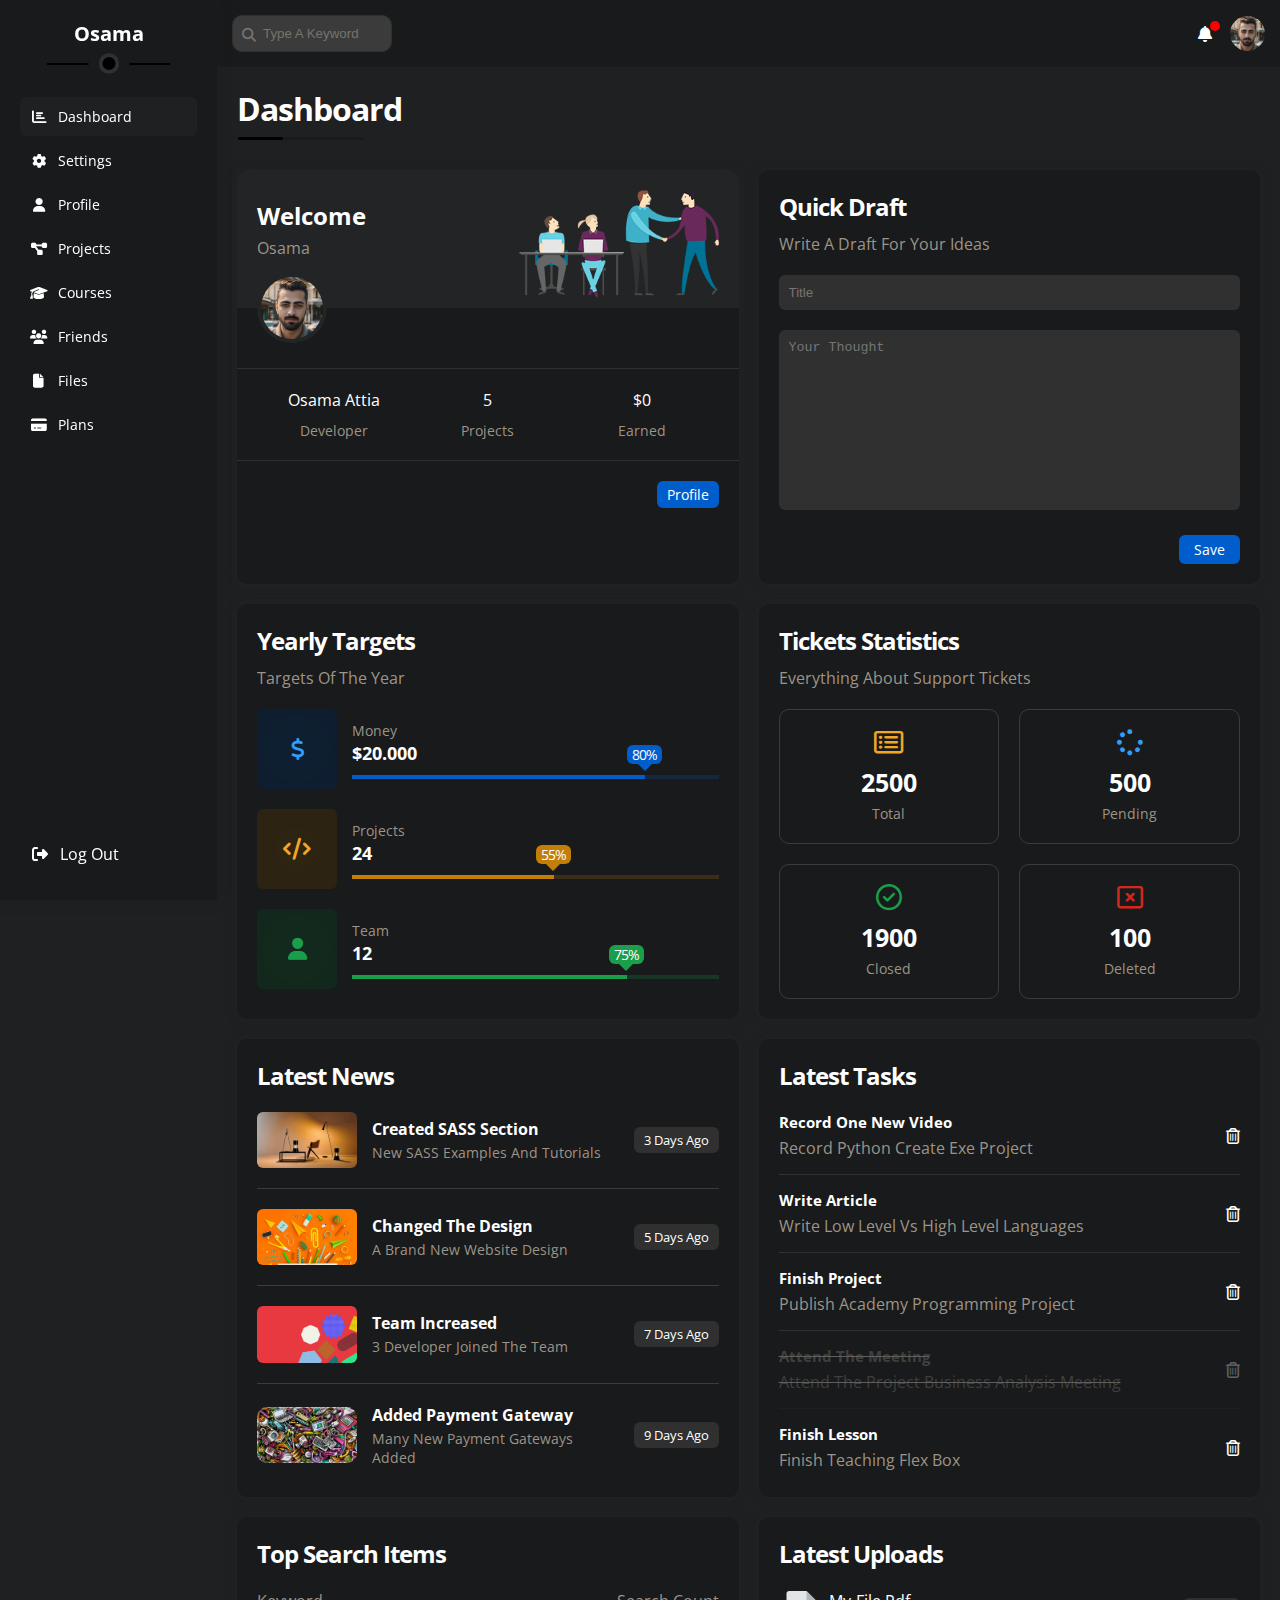
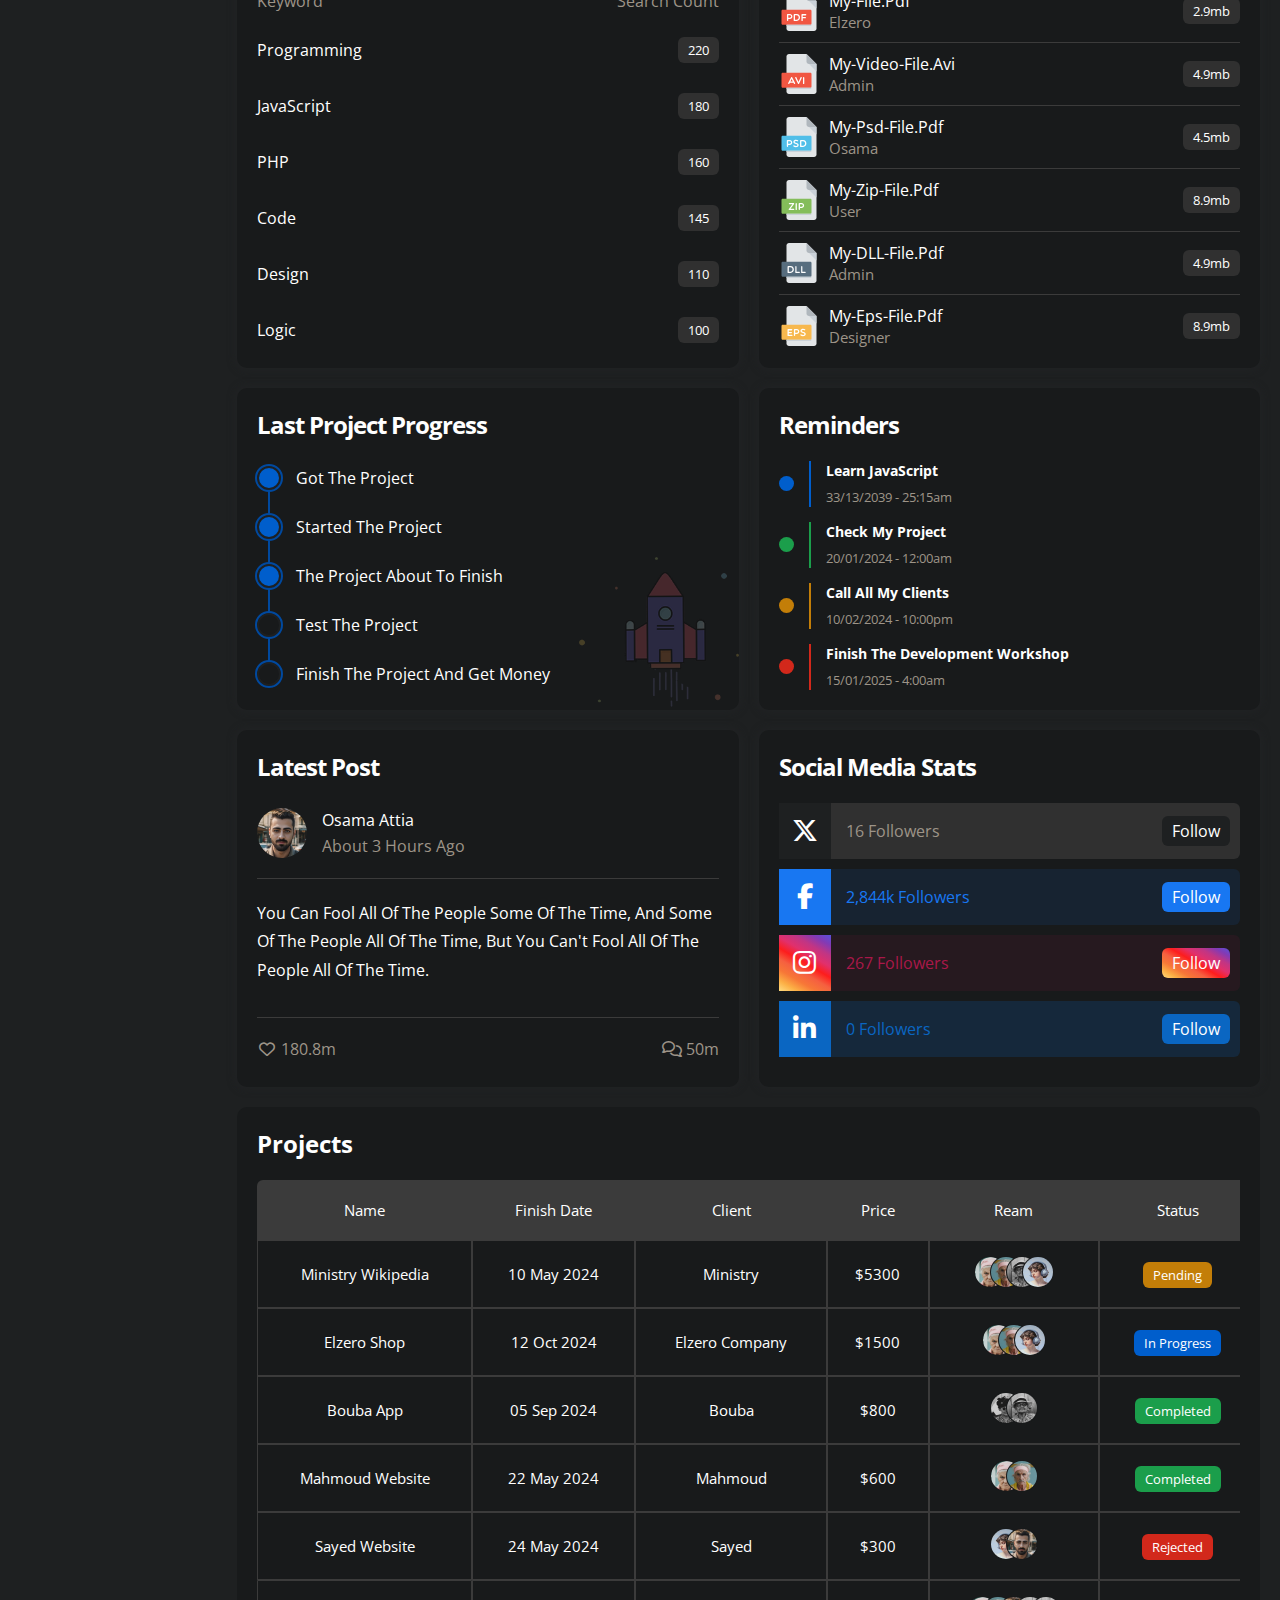
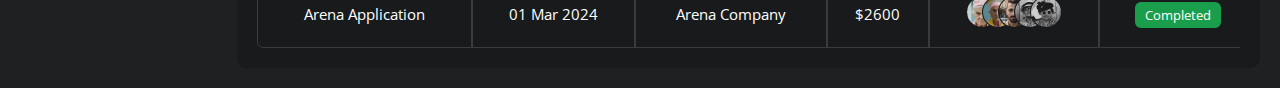
<file: index.html>
<!DOCTYPE html>
<html lang="en">
<head>
    <meta charset="UTF-8">
    <meta name="viewport" content="width=device-width, initial-scale=1.0">
    <!--    font - cairo    -->
    <link rel="preconnect" href="https://fonts.googleapis.com">
    <link rel="preconnect" href="https://fonts.gstatic.com" crossorigin>
    <link href="https://fonts.googleapis.com/css2?family=Open+Sans:wght@300;400;500;600;700;800&display=swap" rel="stylesheet">
    <!-- css and font awesome -->
    <link rel="stylesheet" href="css/all.min.css">
    <link rel="stylesheet" href="css/framework.css">
    <link rel="stylesheet" href="css/fourth.css">
    <title>Dashboard</title>
</head>
<body>
    <div class="body d-flex">
        <aside class="p-20 bg-sec d-flex">
            <h3 class="pos-r t-center">osama</h3>
            <ul class="f1">
                <li>
                    <a href="index.html" title="link" class="active align-center m-b-5 p-10 trans-speed rad-6 font-14">
                        <i class="fa-solid fa-chart-bar fa-fw"></i>
                        <span class="m-l-10">dashboard</span>
                    </a>
                </li>
                <li>
                    <a href="settings.html" title="link" class=" align-center m-b-5 p-10 trans-speed rad-6 font-14">
                        <i class="fa-solid fa-gear fa-fw"></i>
                        <span class="m-l-10">settings</span>
                    </a>
                </li>
                <li>
                    <a href="profile.html" title="link" class=" align-center m-b-5 p-10 trans-speed rad-6 font-14">
                        <i class="fa-solid fa-user fa-fw"></i>
                        <span class="m-l-10">profile</span>
                    </a>
                </li>
                <li>
                    <a href="projects.html" title="link" class=" align-center m-b-5 p-10 trans-speed rad-6 font-14">
                        <i class="fa-solid fa-diagram-project fa-fw"></i>
                        <span class="m-l-10">projects</span>
                    </a>
                </li>
                <li>
                    <a href="courses.html" title="link" class=" align-center m-b-5 p-10 trans-speed rad-6 font-14">
                        <i class="fa-solid fa-graduation-cap fa-fw"></i>
                        <span class="m-l-10">courses</span>
                    </a>
                </li>
                <li>
                    <a href="friends.html" title="link" class=" align-center m-b-5 p-10 trans-speed rad-6 font-14">
                        <i class="fa-solid fa-users fa-fw"></i>
                        <span class="m-l-10">friends</span>
                    </a>
                </li>
                <li>
                    <a href="files.html" title="link" class=" align-center m-b-5 p-10 trans-speed rad-6 font-14">
                        <i class="fa-solid fa-file fa-fw"></i>
                        <span class="m-l-10">files</span>
                    </a>
                </li>
                <li>
                    <a href="plans.html" title="link" class=" align-center m-b-5 p-10 trans-speed rad-6 font-14">
                        <i class="fa-solid fa-credit-card fa-fw"></i>
                        <span class="m-l-10">plans</span>
                    </a>
                </li>
            </ul>
            <div class="align-center">
                <a href="login.html" class="align-center m-b-5 p-10 trans-speed rad-6 w-full">
                    <i class="fa-solid fa-right-from-bracket fa-fw"></i>
                    <span class="m-l-10">log out</span>
                </a>
            </div>
        </aside>
        <div class="main-content f1 over-f-h">
            <header class="flex-between p-15 bg-sec">
                <div class="search pos-r">
                    <input class="p-10 trans-speed rad-10" type="search" placeholder="Type A Keyword">
                </div>
                <div class="user align-center pos-r">
                    <i class="fa-solid fa-bell fa-fw"></i>
                    <img src="images/avatar-02.png" alt="image" class="rad-50">
                </div>
            </header>
            <h1 class="pos-r">dashboard</h1>
            <section class="d-grid-3 gap-20">
                <div class="card welcome rad-10 bg-sec">
                    <div class="head flex-between p-20">
                        <div class="text">
                            <h2 class="m-b-5">welcome</h2>
                            <p class="color-gray m-b-20">osama</p>
                        </div>
                        <img src="images/welcome.png" alt="image" class="hide-mobile">
                    </div>
                    <img src="images/avatar-02.png" alt="image" class="rad-50 ">
                    <div class="content align-center p-20 t-center">
                        <div class="f1">
                            osama attia
                            <span class="d-b color-gray font-14 m-t-10">developer</span>
                        </div>
                        <div class="f1">
                            5
                            <span class="d-b color-gray font-14 m-t-10">projects</span>
                        </div>
                        <div class="f1">
                            $0
                            <span class="d-b color-gray font-14 m-t-10">earned</span>
                        </div>
                    </div>
                    <a href="profile.html" class="trans-speed card-button rad-6 font-14 d-b p-4-10">profile</a>
                </div>
                <div class="card quick-draft p-20 rad-10 bg-sec">
                    <div class="text ">
                        <h2>quick draft</h2>
                        <p class="color-gray m-t-10 m-b-20">write a draft for your ideas</p>
                    </div>
                    <form action="">
                        <input type="text" name="title" placeholder="Title" class="rad-6 p-10 ">
                        <textarea name="textarea" placeholder="Your Thought" class="rad-6 p-10"></textarea>
                    </form>
                    <a href="#" title="link" class="card-button trans-speed font-14 rad-6 d-b">save</a>
                </div>
                <div class="card yearly-targets p-20 rad-10 bg-sec">
                    <div class="text ">
                        <h2>yearly targets</h2>
                        <p class="color-gray m-t-10 m-b-20">targets of the year</p>
                    </div>
                    <div class="details money align-center gap-15 m-b-20">
                        <div class="icon flex-center bg-blue-d rad-6">
                            <i class="fa-solid fa-dollar-sign fa-fw font-22 color-blue"></i>
                        </div>
                        <div class="content f1">
                            <span class="color-gray font-14">money</span>
                            <span class="font-b d-b font-18">$20.000</span>
                            <div class="stats bg-blue-d m-t-10">
                                <span class="bg-blue d-b pos-r" style="width: 80%;">
                                    <span class="bg-blue d-b font-14 rad-6">80%</span>
                                </span>
                            </div>
                        </div>
                    </div>
                    <div class="details projects align-center gap-15 m-b-20">
                        <div class="icon flex-center bg-yellow-d rad-6">
                            <i class="fa-solid fa-code fa-fw font-22 color-yellow"></i>
                        </div>
                        <div class="content f1">
                            <span class="color-gray font-14">projects</span>
                            <span class="font-b d-b font-18">24</span>
                            <div class="stats bg-yellow-d m-t-10">
                                <span class=" bg-yellow d-b pos-r" style="width: 55%;">
                                    <span class=" bg-yellow d-b font-14 rad-6">55%</span>
                                </span>
                            </div>
                        </div>
                    </div>
                    <div class="details team align-center gap-15">
                        <div class="icon flex-center bg-green-d rad-6">
                            <i class="fa-solid fa-user fa-fw font-22 color-green"></i>
                        </div>
                        <div class="content f1">
                            <span class="color-gray font-14">team</span>
                            <span class="font-b d-b font-18">12</span>
                            <div class="stats bg-green-d m-t-10">
                                <span class="bg-green d-b pos-r" style="width: 75%;">
                                    <span class="bg-green d-b font-14 rad-6">75%</span>
                                </span>
                            </div>
                        </div>
                    </div>
                </div>
                <div class="card statistics p-20 rad-10 bg-sec">
                    <div class="text">
                        <h2>tickets statistics</h2>
                        <p class="color-gray m-t-10 m-b-20">everything about support tickets</p>
                    <div class="content d-flex flex-wrap gap-20 t-center">
                        <div class="box rad-10 p-20 trans-speed">
                            <i class="fa-regular fa-rectangle-list fa-fw color-yellow"></i>
                            <span class="num font-b d-b">2500</span>
                            <span class="font-14 d-b color-gray">total</span>
                        </div>
                        <div class="box rad-10 p-20 trans-speed">
                            <i class="fa-solid fa-spinner fa-fw color-blue"></i>
                            <span class="num font-b d-b">500</span>
                            <span class="font-14 d-b color-gray">pending</span>
                        </div>
                        <div class="box rad-10 p-20 trans-speed">
                            <i class="fa-regular fa-circle-check fa-fw color-green"></i>
                            <span class="num font-b d-b">1900</span>
                            <span class="font-14 d-b color-gray">closed</span>
                        </div>
                        <div class="box rad-10 p-20 trans-speed">
                            <i class="fa-regular fa-rectangle-xmark fa-fw color-red"></i>
                            <span class="num font-b d-b">100</span>
                            <span class="font-14 d-b color-gray">deleted</span>
                        </div>
                    </div>
                    </div>
                </div>
                <div class="card latest-news p-20 rad-10 bg-sec">
                    <div class="text">
                        <h2>latest news</h2>
                    </div>
                    <div class="news align-center gap-15">
                        <img src="images/news-01.png" alt="image" class="rad-6">
                        <div class="content f1">
                            <h3 class="font-16">created SASS section</h3>
                            <p class="font-14 color-gray">new SASS examples and tutorials</p>
                        </div>
                        <div class="date rad-6 font-13 p-4-10 bg-gray">
                            3 days ago
                        </div>
                    </div>
                    <div class="news align-center gap-15">
                        <img src="images/news-02.png" alt="image" class="rad-6">
                        <div class="content f1">
                            <h3 class="font-16">changed the design</h3>
                            <p class="font-14 color-gray">a brand new website design</p>
                        </div>
                        <div class="date rad-6 font-13 p-4-10 bg-gray">
                            5 days ago
                        </div>
                    </div>
                    <div class="news align-center gap-15">
                        <img src="images/news-03.png" alt="image" class="rad-6">
                        <div class="content f1">
                            <h3 class="font-16">team increased</h3>
                            <p class="font-14 color-gray">3 developer joined the team</p>
                        </div>
                        <div class="date rad-6 font-13 p-4-10 bg-gray">
                            7 days ago
                        </div>
                    </div>
                    <div class="news align-center gap-15">
                        <img src="images/news-04.png" alt="image" class="rad-10">
                        <div class="content f1">
                            <h3 class="font-16">added payment gateway</h3>
                            <p class="font-14 color-gray">many new payment gateways added</p>
                        </div>
                        <div class="date rad-6 font-13 p-4-10 bg-gray">
                            9 days ago
                        </div>
                    </div>
                </div>
                <div class="card latest-tasks p-20 rad-10 bg-sec">
                    <div class="text">
                        <h2 class="m-b-20">latest tasks</h2>
                    </div>
                    <div class="content ">
                        <div class="task flex-between ">
                            <div class="info f1 ">
                                <h3 class="font-15 m-b-5">record one new video</h3>
                                <p class="color-gray">record python create exe project</p>
                            </div>
                            <i class="fa-regular fa-trash-can trans-speed"></i>
                        </div>
                        <div class="task flex-between ">
                            <div class="info f1 ">
                                <h3 class="font-15 m-b-5">write article</h3>
                                <p class="color-gray">write low level vs high level languages</p>
                            </div>
                            <i class="fa-regular fa-trash-can trans-speed"></i>
                        </div>
                        <div class="task flex-between ">
                            <div class="info f1 ">
                                <h3 class="font-15 m-b-5">finish project</h3>
                                <p class="color-gray">publish academy programming project</p>
                            </div>
                            <i class="fa-regular fa-trash-can trans-speed"></i>
                        </div>
                        <div class="task flex-between ">
                            <div class="info f1 ">
                                <h3 class="color-gray font-15 m-b-5">attend the meeting</h3>
                                <p class="color-gray">attend the project business analysis meeting</p>
                            </div>
                            <i class="fa-regular fa-trash-can trans-speed"></i>
                        </div>
                        <div class="task flex-between ">
                            <div class="info f1 ">
                                <h3 class="font-15 m-b-5">finish lesson</h3>
                                <p class="color-gray">finish teaching flex box</p>
                            </div>
                            <i class="fa-regular fa-trash-can trans-speed"></i>
                        </div>
                    </div>
                </div>
                <div class="card search-items p-20 rad-10 bg-sec">
                    <div class="text">
                        <h2 class="m-b-20">top search items</h2>
                    </div>
                    <div class="item-head flex-between m-b-10">
                        <span class="color-gray">keyword</span>
                        <span class="color-gray">search count</span>
                    </div>
                    <div class="item flex-between">
                        <span class="">programming</span>
                        <span class="font-13 rad-6 p-4-10 bg-gray">220</span>
                    </div>
                    <div class="item flex-between">
                        <span class="">javaScript</span>
                        <span class="font-13 rad-6 p-4-10 bg-gray">180</span>
                    </div>
                    <div class="item flex-between">
                        <span class="">PHP</span>
                        <span class="font-13 rad-6 p-4-10 bg-gray">160</span>
                    </div>
                    <div class="item flex-between">
                        <span class="">code</span>
                        <span class="font-13 rad-6 p-4-10 bg-gray">145</span>
                    </div>
                    <div class="item flex-between">
                        <span class="">design</span>
                        <span class="font-13 rad-6 p-4-10 bg-gray">110</span>
                    </div>
                    <div class="item flex-between">
                        <span class="">logic</span>
                        <span class="font-13 rad-6 p-4-10 bg-gray">100</span>
                    </div>
                </div>
                <div class="card latest-ubloads p-20 rad-10 bg-sec">
                    <div class="text">
                        <h2 class="m-b-20">latest uploads</h2>
                    </div>
                    <div class="file align-center gap-10 m-b-10">
                        <img src="images/pdf.svg" alt="image">
                        <div class="info f1">
                            <span class="d-b">my-file.pdf</span>
                            <span class="d-b color-gray font-15">elzero</span>
                        </div>
                        <span class="size font-13 rad-6 p-4-10 bg-gray">2.9mb</span>
                    </div>
                    <div class="file align-center gap-10 m-b-10">
                        <img src="images/avi.svg" alt="image">
                        <div class="info f1">
                            <span class="d-b">my-video-file.avi</span>
                            <span class="d-b color-gray font-15">admin</span>
                        </div>
                        <span class="size font-13 rad-6 p-4-10 bg-gray">4.9mb</span>
                    </div>
                    <div class="file align-center gap-10 m-b-10">
                        <img src="images/psd.svg" alt="image">
                        <div class="info f1">
                            <span class="d-b">my-psd-file.pdf</span>
                            <span class="d-b color-gray font-15">osama</span>
                        </div>
                        <span class="size font-13 rad-6 p-4-10 bg-gray">4.5mb</span>
                    </div>
                    <div class="file align-center gap-10 m-b-10">
                        <img src="images/zip.svg" alt="image">
                        <div class="info f1">
                            <span class="d-b">my-zip-file.pdf</span>
                            <span class="d-b color-gray font-15">user</span>
                        </div>
                        <span class="size font-13 rad-6 p-4-10 bg-gray">8.9mb</span>
                    </div>
                    <div class="file align-center gap-10 m-b-10">
                        <img src="images/dll.svg" alt="image">
                        <div class="info f1">
                            <span class="d-b">my-DLL-file.pdf</span>
                            <span class="d-b color-gray font-15">admin</span>
                        </div>
                        <span class="size font-13 rad-6 p-4-10 bg-gray">4.9mb</span>
                    </div>
                    <div class="file align-center gap-10">
                        <img src="images/eps.svg" alt="image">
                        <div class="info f1">
                            <span class="d-b">my-eps-file.pdf</span>
                            <span class="d-b color-gray font-15">designer</span>
                        </div>
                        <span class="size font-13 rad-6 p-4-10 bg-gray">8.9mb</span>
                    </div>
                </div>
                <div class="card project-progress p-20 rad-10 pos-r bg-sec">
                    <div class="text">
                        <h2 class="m-b-20">last project progress</h2>
                    </div>
                    <ul class="steps pos-r">
                        <li class="done align-center">got the project</li>
                        <li class="done align-center">started the project</li>
                        <li class="done align-center">the project about to finish</li>
                        <li class="current align-center">test the project</li>
                        <li class="align-center">finish the project and get money</li>
                    </ul>
                    <img src="images/project.png" alt="">
                </div>
                <div class="card reminders p-20 rad-10 bg-sec">
                    <div class="text">
                        <h2 class="m-b-20">reminders</h2>
                    </div>
                    <ul>
                        <li class="align-center">
                            <span class="ball bg-blue rad-50"></span>
                            <div class="info blue">
                                <p class="font-14 font-b m-b-5">learn JavaScript</p>
                                <span class="date font-13 color-gray">33/13/2039 - 25:15am</span>
                            </div>
                        </li>
                        <li class="align-center">
                            <span class="ball bg-green rad-50"></span>
                            <div class="info green">
                                <p class="font-14 font-b m-b-5">check my project</p>
                                <span class="date font-13 color-gray">20/01/2024 - 12:00am</span>
                            </div>
                        </li>
                        <li class="align-center">
                            <span class="ball bg-yellow rad-50"></span>
                            <div class="info yellow">
                                <p class="font-14 font-b m-b-5">call all my clients</p>
                                <span class="date font-13 color-gray">10/02/2024 - 10:00pm</span>
                            </div>
                        </li>
                        <li class="align-center">
                            <span class="ball bg-red rad-50"></span>
                            <div class="info red">
                                <p class="font-14 font-b m-b-5">finish the development workshop</p>
                                <span class="date font-13 color-gray">15/01/2025 - 4:00am</span>
                            </div>
                        </li>
                    </ul>
                </div>
                <div class="card latest-post p-20 rad-10 bg-sec">
                    <div class="text">
                        <h2>latest post</h2>
                    </div>
                    <div class="user align-center ">
                        <img src="images/avatar-02.png" alt="image" class="rad-50">
                        <div class="info">
                            <span class="d-b">osama attia</span>
                            <span class="d-b color-gray">about 3 hours ago</span>
                        </div>
                    </div>
                    <div class="post">
                        You Can Fool All Of The People Some Of The Time, And Some Of The People All Of The Time, But You Can't Fool All Of The People All Of The Time.
                    </div>
                    <div class="Interactions color-gray flex-between">
                        <span><i class="fa-regular fa-heart fa-fw trans-speed"></i> 180.8m</span>
                        <span><i class="fa-regular fa-comments fa-fw trans-speed"></i> 50m</span>
                    </div>
                </div>
                <div class="card social-media-stats p-20 rad-10 bg-sec">
                    <div class="text">
                        <h2 class="m-b-20">social media stats</h2>
                    </div>
                    <div class="box x align-center rad-6 m-b-10 bg-gray">
                        <i class="fa-brands fa-x-twitter fa-fw p-15 flex-center"></i>
                        <span class="f1 color-gray ">16 Followers</span>
                        <a href="https://twitter.com/ozama_attia" class="rad-6 p-4-10" target="_blank">follow</a>
                    </div>
                    <div class="box facebook align-center rad-6 m-b-10">
                        <i class="fa-brands fa-facebook-f fa-fw bg-blue p-15 flex-center"></i>
                        <span class="f1 color-blue">2,844k Followers</span>
                        <a href="https://www.facebook.com/ozamaattia/" class="rad-6 p-4-10" target="_blank">follow</a>
                    </div>
                    <div class="box instagram align-center rad-6 m-b-10">
                        <i class="fa-brands fa-instagram fa-fw p-15 flex-center"></i>
                        <span class="f1 ">267 followers</span>
                        <a href="https://www.instagram.com/osama._.attia/" class="rad-6 p-4-10" target="_blank">follow</a>
                    </div>
                    <div class="box linkedin align-center rad-6 m-b-10">
                        <i class="fa-brands fa-linkedin-in fa-fw p-15 flex-center"></i>
                        <span class="f1 ">0 Followers</span>
                        <a href="https://www.linkedin.com/in/osama-attia-6515a9248/" class="rad-6 p-4-10" target="_blank">follow</a>
                    </div>
                </div>
            </section>
            <section class="projects p-20 rad-10 bg-sec">
                <div class="text">
                    <h2 class="m-b-20">projects</h2>
                </div>
                <div class="responsive-table">
                    <table class="font-15 t-center">
                        <thead>
                            <tr>
                                <td class="p-20">name</td>
                                <td class="p-20">finish date</td>
                                <td class="p-20">client</td>
                                <td class="p-20">price</td>
                                <td class="p-20">ream</td>
                                <td class="p-20">status</td>
                            </tr>
                        </thead>
                        <tbody>
                            <tr class="trans-speed">
                                <td class="p-15">ministry wikipedia</td>
                                <td class="p-15">10 may 2024</td>
                                <td class="p-15">ministry</td>
                                <td class="p-15">$5300</td>
                                <td class="p-15">
                                    <img src="images/avatar-01.png" alt="" class="rad-50 pos-r trans-speed bg-sec">
                                    <img src="images/avatar-03.png" alt="" class="rad-50 pos-r trans-speed bg-sec">
                                    <img src="images/avatar-04.png" alt="" class="rad-50 pos-r trans-speed bg-sec">
                                    <img src="images/avatar-05.png" alt="" class="rad-50 pos-r trans-speed bg-sec">
                                </td>
                                <td class="p-15">
                                    <span class="bg-yellow rad-6 font-13 p-4-10">pending</span>
                            </td>
                        </tr>
                        <tr class="trans-speed">
                            <td class="p-15">elzero shop</td>
                            <td class="p-15">12 oct 2024</td>
                            <td class="p-15">elzero company</td>
                            <td class="p-15">$1500</td>
                            <td class="p-15">
                                <img src="images/avatar-01.png" alt="" class="rad-50 pos-r trans-speed bg-sec">
                                <img src="images/avatar-03.png" alt="" class="rad-50 pos-r trans-speed bg-sec">
                                <img src="images/avatar-05.png" alt="" class="rad-50 pos-r trans-speed bg-sec">
                            </td>
                            <td class="p-15">
                                <span class="bg-blue rad-6 font-13 p-4-10">in progress</span>
                            </td>
                        </tr>
                        <tr class="trans-speed">
                            <td class="p-15">bouba app</td>
                            <td class="p-15">05 sep 2024</td>
                            <td class="p-15">bouba</td>
                            <td class="p-15">$800</td>
                            <td class="p-15">
                                <img src="images/avatar-06.png" alt="" class="rad-50 pos-r trans-speed bg-sec">
                                <img src="images/avatar-04.png" alt="" class="rad-50 pos-r trans-speed bg-sec">
                            </td>
                            <td class="p-15">
                                <span class="bg-green rad-6 font-13 p-4-10">completed</span>
                            </td>
                        </tr>
                        <tr class="trans-speed">
                            <td class="p-15">mahmoud website</td>
                            <td class="p-15">22 may 2024</td>
                            <td class="p-15">mahmoud</td>
                            <td class="p-15">$600</td>
                            <td class="p-15">
                                <img src="images/avatar-01.png" alt="" class="rad-50 pos-r trans-speed bg-sec">
                                <img src="images/avatar-03.png" alt="" class="rad-50 pos-r trans-speed bg-sec">
                            </td>
                            <td class="p-15">
                                <span class="bg-green rad-6 font-13 p-4-10">completed</span>
                            </td>
                        </tr>
                        <tr class="trans-speed">
                            <td class="p-15">sayed website</td>
                            <td class="p-15">24 may 2024</td>
                            <td class="p-15">sayed</td>
                            <td class="p-15">$300</td>
                            <td class="p-15">
                                <img src="images/avatar-05.png" alt="" class="rad-50 pos-r trans-speed bg-sec">
                                <img src="images/avatar-02.png" alt="" class="rad-50 pos-r trans-speed bg-sec">
                            </td>
                            <td class="p-15">
                                <span class="bg-red rad-6 font-13 p-4-10">rejected</span>
                            </td>
                        </tr>
                        <tr class="trans-speed">
                            <td class="p-15">arena application</td>
                            <td class="p-15">01 mar 2024</td>
                            <td class="p-15">arena company</td>
                            <td class="p-15">$2600</td>
                            <td class="p-15">
                                <img src="images/avatar-01.png" alt="" class="rad-50 pos-r trans-speed bg-sec">
                                <img src="images/avatar-03.png" alt="" class="rad-50 pos-r trans-speed bg-sec">
                                <img src="images/avatar-02.png" alt="" class="rad-50 pos-r trans-speed bg-sec">
                                <img src="images/avatar-04.png" alt="" class="rad-50 pos-r trans-speed bg-sec">
                                <img src="images/avatar-06.png" alt="" class="rad-50 pos-r trans-speed bg-sec">
                            </td>
                            <td class="p-15">
                                <span class="bg-green rad-6 font-13 p-4-10">completed</span>
                            </td>
                        </tr>
                    </tbody>
                </table>
                </div>
            </section>
        </div>
    </div>
</body>
</html>
</file>
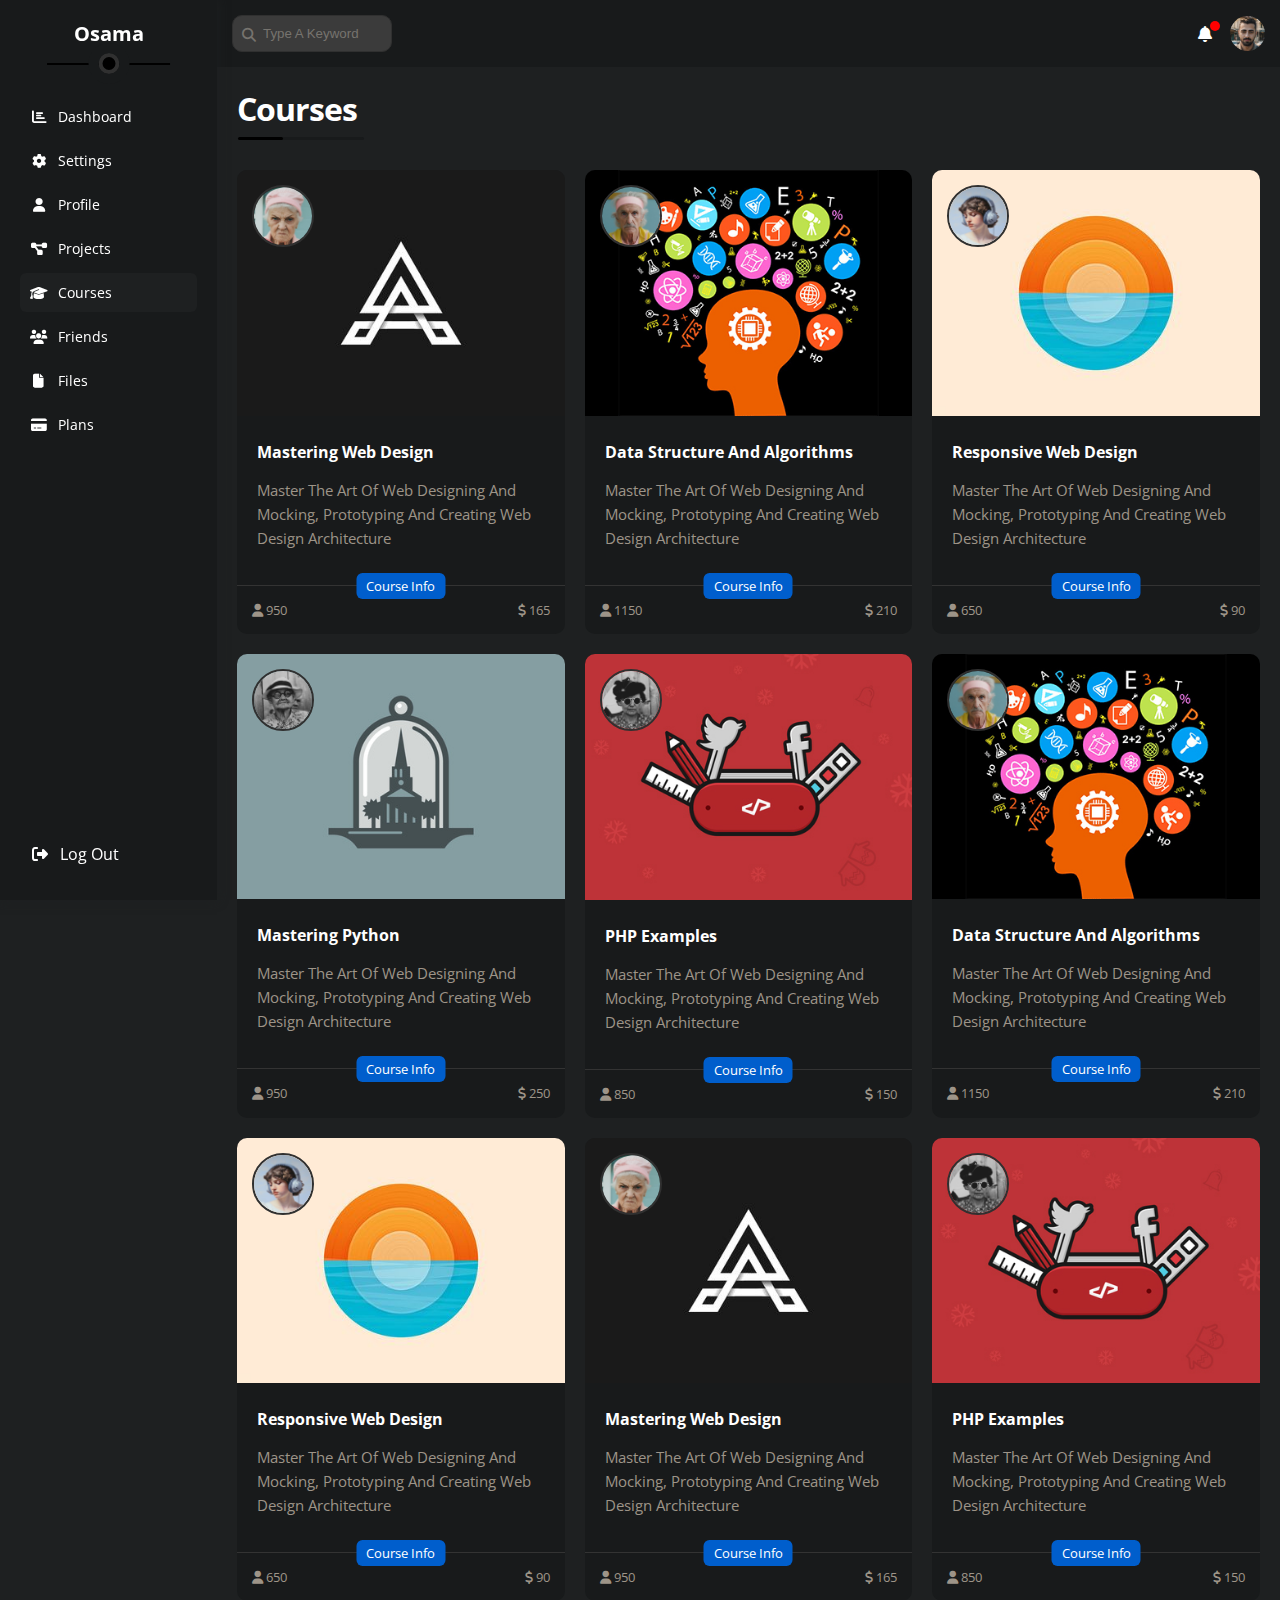
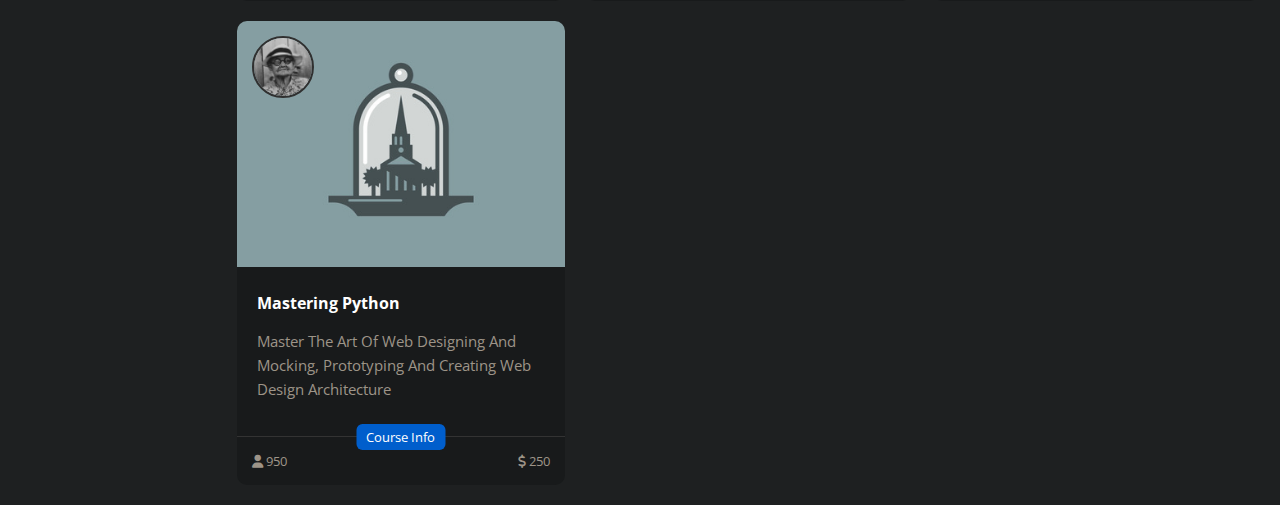
<file: courses.html>
<!DOCTYPE html>
<html lang="en">
<head>
    <meta charset="UTF-8">
    <meta name="viewport" content="width=device-width, initial-scale=1.0">
    <!--    font - cairo    -->
    <link rel="preconnect" href="https://fonts.googleapis.com">
    <link rel="preconnect" href="https://fonts.gstatic.com" crossorigin>
    <link href="https://fonts.googleapis.com/css2?family=Open+Sans:wght@300;400;500;600;700;800&display=swap" rel="stylesheet">
    <!-- css and font awesome -->
    <link rel="stylesheet" href="css/all.min.css">
    <link rel="stylesheet" href="css/framework.css">
    <link rel="stylesheet" href="css/fourth.css">
    <title>Courses</title>
</head>
<body>
    <div class="body d-flex">
        <aside class="p-20 bg-sec d-flex">
            <h3 class="pos-r t-center">osama</h3>
            <ul class="f1">
                <li>
                    <a href="index.html" title="link" class="align-center m-b-5 p-10 trans-speed rad-6 font-14">
                        <i class="fa-solid fa-chart-bar fa-fw"></i>
                        <span class="m-l-10">dashboard</span>
                    </a>
                </li>
                <li>
                    <a href="settings.html" title="link" class="align-center m-b-5 p-10 trans-speed rad-6 font-14">
                        <i class="fa-solid fa-gear fa-fw"></i>
                        <span class="m-l-10">settings</span>
                    </a>
                </li>
                <li>
                    <a href="profile.html" title="link" class="align-center m-b-5 p-10 trans-speed rad-6 font-14">
                        <i class="fa-solid fa-user fa-fw"></i>
                        <span class="m-l-10">profile</span>
                    </a>
                </li>
                <li>
                    <a href="projects.html" title="link" class="align-center m-b-5 p-10 trans-speed rad-6 font-14">
                        <i class="fa-solid fa-diagram-project fa-fw"></i>
                        <span class="m-l-10">projects</span>
                    </a>
                </li>
                <li>
                    <a href="courses.html" title="link" class="active align-center m-b-5 p-10 trans-speed rad-6 font-14">
                        <i class="fa-solid fa-graduation-cap fa-fw"></i>
                        <span class="m-l-10">courses</span>
                    </a>
                </li>
                <li>
                    <a href="friends.html" title="link" class=" align-center m-b-5 p-10 trans-speed rad-6 font-14">
                        <i class="fa-solid fa-users fa-fw"></i>
                        <span class="m-l-10">friends</span>
                    </a>
                </li>
                <li>
                    <a href="files.html" title="link" class=" align-center m-b-5 p-10 trans-speed rad-6 font-14">
                        <i class="fa-solid fa-file fa-fw"></i>
                        <span class="m-l-10">files</span>
                    </a>
                </li>
                <li>
                    <a href="plans.html" title="link" class=" align-center m-b-5 p-10 trans-speed rad-6 font-14">
                        <i class="fa-solid fa-credit-card fa-fw"></i>
                        <span class="m-l-10">plans</span>
                    </a>
                </li>
            </ul>
            <div class="align-center">
                <a href="login.html" class="align-center m-b-5 p-10 trans-speed rad-6 w-full">
                    <i class="fa-solid fa-right-from-bracket fa-fw"></i>
                    <span class="m-l-10">log out</span>
                </a>
            </div>
        </aside>
        <div class="main-content f1">
            <header class="flex-between p-15 bg-sec">
                <div class="search pos-r">
                    <input class="p-10 trans-speed rad-10" type="search" placeholder="Type A Keyword">
                </div>
                <div class="user align-center pos-r">
                    <i class="fa-solid fa-bell fa-fw"></i>
                    <img src="images/avatar-02.png" alt="image" class="rad-50">
                </div>
            </header>
            <h1 class="pos-r">Courses</h1>
            <section class="courses-page d-grid-4 gap-20">
                <div class="Course rad-10 bg-sec pos-r over-f-h">
                    <img src="images/avatar-01.png" alt="image" class="avatar rad-50 pos-a">
                    <img src="images/course-01.jpg" alt="image" class="cover">
                    <div class="tittle p-20">
                        <h4 class="m-b-15">mastering web design</h4>
                        <p class="color-gray m-b-15 font-15">Master The Art Of Web Designing And Mocking, Prototyping And Creating Web Design Architecture</p>
                    </div>
                    <div class="info pos-r flex-between font-13 b-t1 p-15">
                        <span class="course-info pos-a rad-6 bg-blue p-4-10">course info</span>
                        <span class="color-gray">
                            <i class="fa-solid fa-user"></i>
                            950
                        </span>
                        <span class="color-gray">
                            <i class="fa-solid fa-dollar-sign"></i>
                            165
                        </span>
                    </div>
                </div>
                <div class="Course rad-10 bg-sec pos-r over-f-h">
                    <img src="images/avatar-03.png" alt="image" class="avatar rad-50 pos-a">
                    <img src="images/course-02.jpg" alt="image" class="cover">
                    <div class="tittle p-20">
                        <h4 class="m-b-15">data structure and algorithms</h4>
                        <p class="color-gray m-b-15 font-15">Master The Art Of Web Designing And Mocking, Prototyping And Creating Web Design Architecture</p>
                    </div>
                    <div class="info pos-r flex-between font-13 b-t1 p-15">
                        <span class="course-info pos-a rad-6 bg-blue p-4-10">course info</span>
                        <span class="color-gray">
                            <i class="fa-solid fa-user"></i>
                            1150
                        </span>
                        <span class="color-gray">
                            <i class="fa-solid fa-dollar-sign"></i>
                            210
                        </span>
                    </div>
                </div>
                <div class="Course rad-10 bg-sec pos-r over-f-h">
                    <img src="images/avatar-05.png" alt="image" class="avatar rad-50 pos-a">
                    <img src="images/course-03.jpg" alt="image" class="cover">
                    <div class="tittle p-20">
                        <h4 class="m-b-15">responsive web design</h4>
                        <p class="color-gray m-b-15 font-15">Master The Art Of Web Designing And Mocking, Prototyping And Creating Web Design Architecture</p>
                    </div>
                    <div class="info pos-r flex-between font-13 b-t1 p-15">
                        <span class="course-info pos-a rad-6 bg-blue p-4-10">course info</span>
                        <span class="color-gray">
                            <i class="fa-solid fa-user"></i>
                            650
                        </span>
                        <span class="color-gray">
                            <i class="fa-solid fa-dollar-sign"></i>
                            90
                        </span>
                    </div>
                </div>
                <div class="Course rad-10 bg-sec pos-r over-f-h">
                    <img src="images/avatar-04.png" alt="image" class="avatar rad-50 pos-a">
                    <img src="images/course-04.jpg" alt="image" class="cover">
                    <div class="tittle p-20">
                        <h4 class="m-b-15">mastering python</h4>
                        <p class="color-gray m-b-15 font-15">Master The Art Of Web Designing And Mocking, Prototyping And Creating Web Design Architecture</p>
                    </div>
                    <div class="info pos-r flex-between font-13 b-t1 p-15">
                        <span class="course-info pos-a rad-6 bg-blue p-4-10">course info</span>
                        <span class="color-gray">
                            <i class="fa-solid fa-user"></i>
                            950
                        </span>
                        <span class="color-gray">
                            <i class="fa-solid fa-dollar-sign"></i>
                            250
                        </span>
                    </div>
                </div>
                <div class="Course rad-10 bg-sec pos-r over-f-h">
                    <img src="images/avatar-06.png" alt="image" class="avatar rad-50 pos-a">
                    <img src="images/course-05.jpg" alt="image" class="cover">
                    <div class="tittle p-20">
                        <h4 class="m-b-15">PHP examples</h4>
                        <p class="color-gray m-b-15 font-15">Master The Art Of Web Designing And Mocking, Prototyping And Creating Web Design Architecture</p>
                    </div>
                    <div class="info pos-r flex-between font-13 b-t1 p-15">
                        <span class="course-info pos-a rad-6 bg-blue p-4-10">course info</span>
                        <span class="color-gray">
                            <i class="fa-solid fa-user"></i>
                            850
                        </span>
                        <span class="color-gray">
                            <i class="fa-solid fa-dollar-sign"></i>
                            150
                        </span>
                    </div>
                </div>
                <div class="Course rad-10 bg-sec pos-r over-f-h">
                    <img src="images/avatar-03.png" alt="image" class="avatar rad-50 pos-a">
                    <img src="images/course-02.jpg" alt="image" class="cover">
                    <div class="tittle p-20">
                        <h4 class="m-b-15">data structure and algorithms</h4>
                        <p class="color-gray m-b-15 font-15">Master The Art Of Web Designing And Mocking, Prototyping And Creating Web Design Architecture</p>
                    </div>
                    <div class="info pos-r flex-between font-13 b-t1 p-15">
                        <span class="course-info pos-a rad-6 bg-blue p-4-10">course info</span>
                        <span class="color-gray">
                            <i class="fa-solid fa-user"></i>
                            1150
                        </span>
                        <span class="color-gray">
                            <i class="fa-solid fa-dollar-sign"></i>
                            210
                        </span>
                    </div>
                </div>
                <div class="Course rad-10 bg-sec pos-r over-f-h">
                    <img src="images/avatar-05.png" alt="image" class="avatar rad-50 pos-a">
                    <img src="images/course-03.jpg" alt="image" class="cover">
                    <div class="tittle p-20">
                        <h4 class="m-b-15">responsive web design</h4>
                        <p class="color-gray m-b-15 font-15">Master The Art Of Web Designing And Mocking, Prototyping And Creating Web Design Architecture</p>
                    </div>
                    <div class="info pos-r flex-between font-13 b-t1 p-15">
                        <span class="course-info pos-a rad-6 bg-blue p-4-10">course info</span>
                        <span class="color-gray">
                            <i class="fa-solid fa-user"></i>
                            650
                        </span>
                        <span class="color-gray">
                            <i class="fa-solid fa-dollar-sign"></i>
                            90
                        </span>
                    </div>
                </div>
                <div class="Course rad-10 bg-sec pos-r over-f-h">
                    <img src="images/avatar-01.png" alt="image" class="avatar rad-50 pos-a">
                    <img src="images/course-01.jpg" alt="image" class="cover">
                    <div class="tittle p-20">
                        <h4 class="m-b-15">mastering web design</h4>
                        <p class="color-gray m-b-15 font-15">Master The Art Of Web Designing And Mocking, Prototyping And Creating Web Design Architecture</p>
                    </div>
                    <div class="info pos-r flex-between font-13 b-t1 p-15">
                        <span class="course-info pos-a rad-6 bg-blue p-4-10">course info</span>
                        <span class="color-gray">
                            <i class="fa-solid fa-user"></i>
                            950
                        </span>
                        <span class="color-gray">
                            <i class="fa-solid fa-dollar-sign"></i>
                            165
                        </span>
                    </div>
                </div>
                <div class="Course rad-10 bg-sec pos-r over-f-h">
                    <img src="images/avatar-06.png" alt="image" class="avatar rad-50 pos-a">
                    <img src="images/course-05.jpg" alt="image" class="cover">
                    <div class="tittle p-20">
                        <h4 class="m-b-15">PHP examples</h4>
                        <p class="color-gray m-b-15 font-15">Master The Art Of Web Designing And Mocking, Prototyping And Creating Web Design Architecture</p>
                    </div>
                    <div class="info pos-r flex-between font-13 b-t1 p-15">
                        <span class="course-info pos-a rad-6 bg-blue p-4-10">course info</span>
                        <span class="color-gray">
                            <i class="fa-solid fa-user"></i>
                            850
                        </span>
                        <span class="color-gray">
                            <i class="fa-solid fa-dollar-sign"></i>
                            150
                        </span>
                    </div>
                </div>
                <div class="Course rad-10 bg-sec pos-r over-f-h">
                    <img src="images/avatar-04.png" alt="image" class="avatar rad-50 pos-a">
                    <img src="images/course-04.jpg" alt="image" class="cover">
                    <div class="tittle p-20">
                        <h4 class="m-b-15">mastering python</h4>
                        <p class="color-gray m-b-15 font-15">Master The Art Of Web Designing And Mocking, Prototyping And Creating Web Design Architecture</p>
                    </div>
                    <div class="info pos-r flex-between font-13 b-t1 p-15">
                        <span class="course-info pos-a rad-6 bg-blue p-4-10">course info</span>
                        <span class="color-gray">
                            <i class="fa-solid fa-user"></i>
                            950
                        </span>
                        <span class="color-gray">
                            <i class="fa-solid fa-dollar-sign"></i>
                            250
                        </span>
                    </div>
                </div>
            </section>
        </div>
    </div>
</body>
</html>
</file>
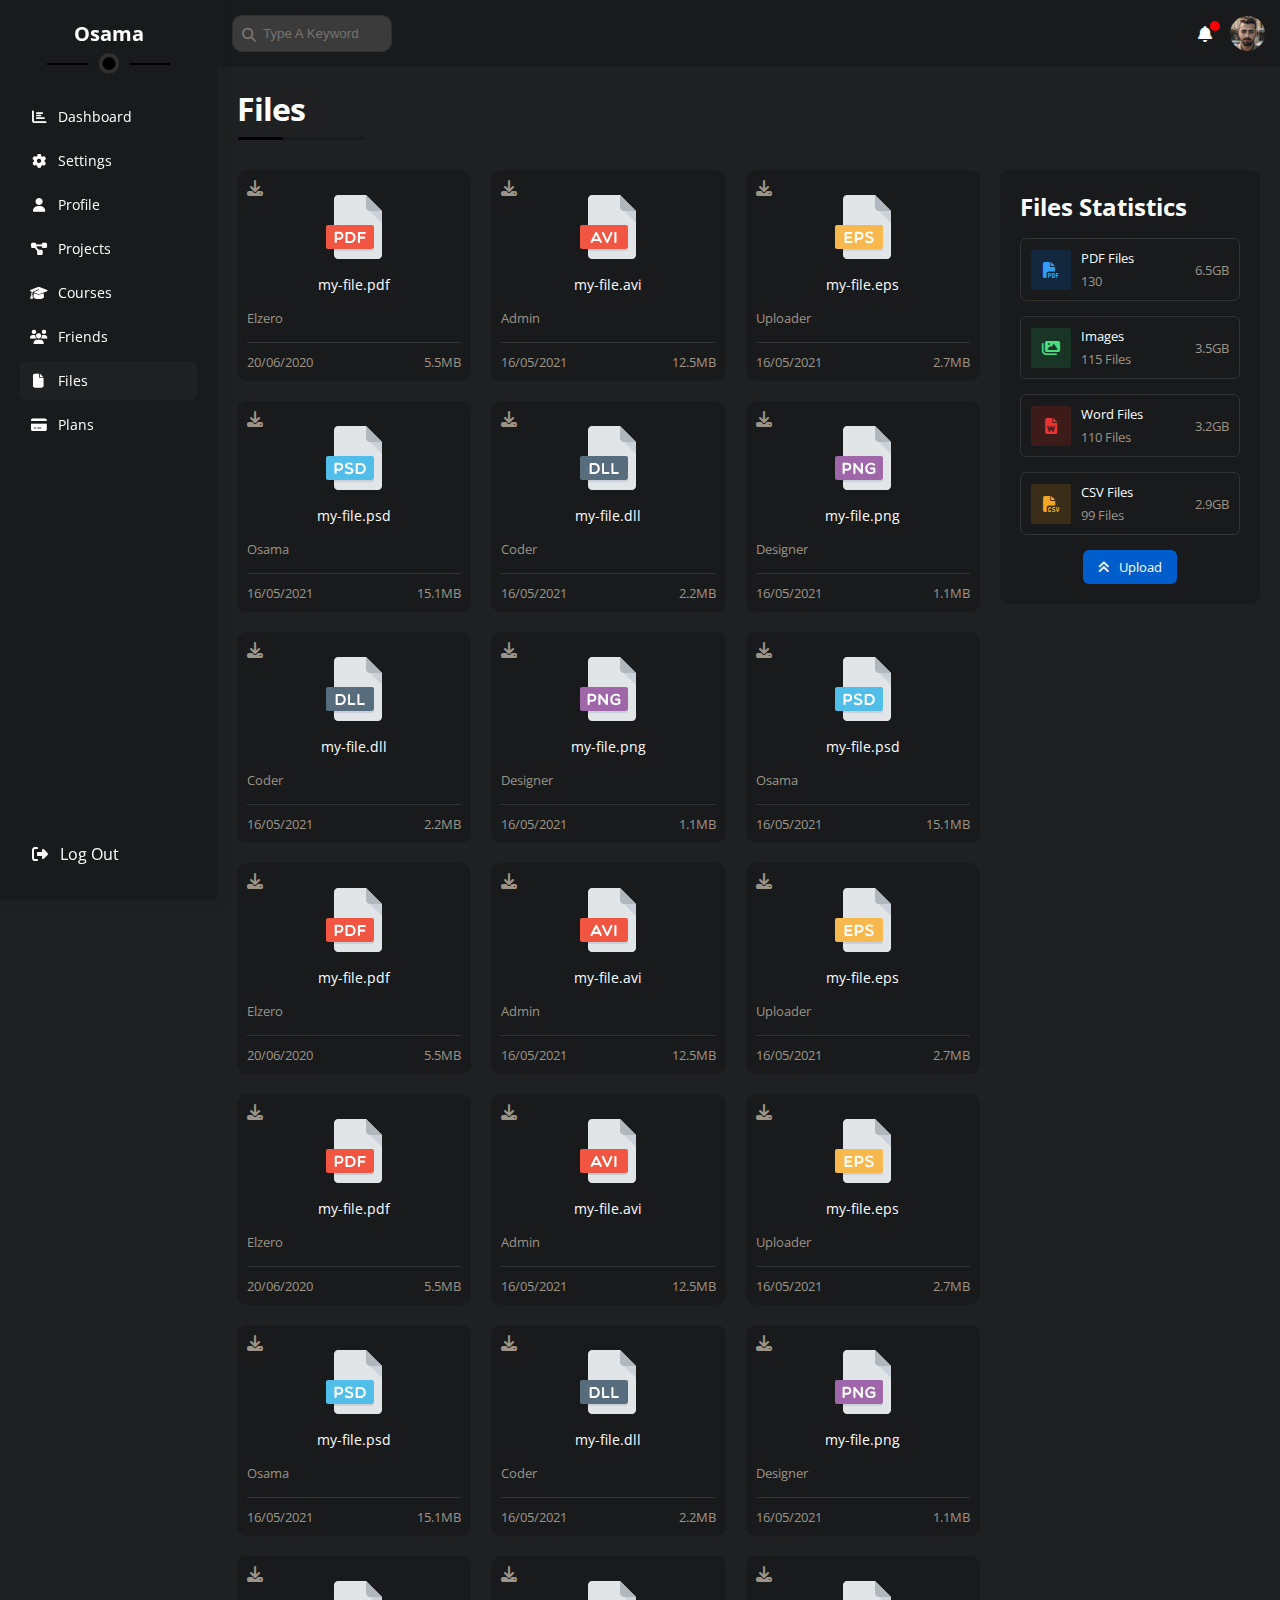
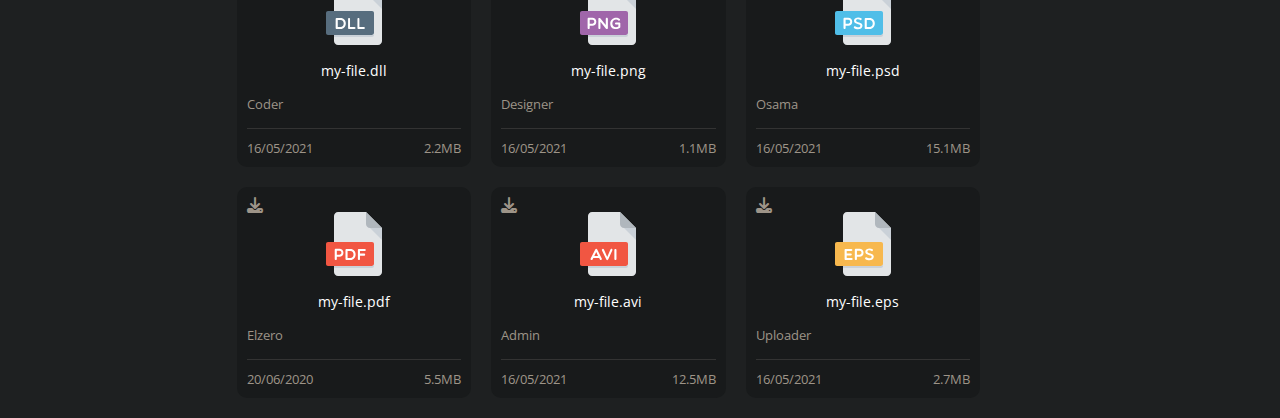
<file: files.html>
<!DOCTYPE html>
<html lang="en">
<head>
    <meta charset="UTF-8">
    <meta name="viewport" content="width=device-width, initial-scale=1.0">
    <!--    font - cairo    -->
    <link rel="preconnect" href="https://fonts.googleapis.com">
    <link rel="preconnect" href="https://fonts.gstatic.com" crossorigin>
    <link href="https://fonts.googleapis.com/css2?family=Open+Sans:wght@300;400;500;600;700;800&display=swap" rel="stylesheet">
    <!-- css and font awesome -->
    <link rel="stylesheet" href="css/all.min.css">
    <link rel="stylesheet" href="css/framework.css">
    <link rel="stylesheet" href="css/fourth.css">
    <title>Files</title>
</head>
<body>
    <div class="body d-flex">
        <aside class="p-20 bg-sec d-flex">
            <h3 class="pos-r t-center">osama</h3>
            <ul class="f1">
                <li>
                    <a href="index.html" title="link" class="align-center m-b-5 p-10 trans-speed rad-6 font-14">
                        <i class="fa-solid fa-chart-bar fa-fw"></i>
                        <span class="m-l-10">dashboard</span>
                    </a>
                </li>
                <li>
                    <a href="settings.html" title="link" class="align-center m-b-5 p-10 trans-speed rad-6 font-14">
                        <i class="fa-solid fa-gear fa-fw"></i>
                        <span class="m-l-10">settings</span>
                    </a>
                </li>
                <li>
                    <a href="profile.html" title="link" class="align-center m-b-5 p-10 trans-speed rad-6 font-14">
                        <i class="fa-solid fa-user fa-fw"></i>
                        <span class="m-l-10">profile</span>
                    </a>
                </li>
                <li>
                    <a href="projects.html" title="link" class="align-center m-b-5 p-10 trans-speed rad-6 font-14">
                        <i class="fa-solid fa-diagram-project fa-fw"></i>
                        <span class="m-l-10">projects</span>
                    </a>
                </li>
                <li>
                    <a href="courses.html" title="link" class="align-center m-b-5 p-10 trans-speed rad-6 font-14">
                        <i class="fa-solid fa-graduation-cap fa-fw"></i>
                        <span class="m-l-10">courses</span>
                    </a>
                </li>
                <li>
                    <a href="friends.html" title="link" class="align-center m-b-5 p-10 trans-speed rad-6 font-14">
                        <i class="fa-solid fa-users fa-fw"></i>
                        <span class="m-l-10">friends</span>
                    </a>
                </li>
                <li>
                    <a href="files.html" title="link" class="active align-center m-b-5 p-10 trans-speed rad-6 font-14">
                        <i class="fa-solid fa-file fa-fw"></i>
                        <span class="m-l-10">files</span>
                    </a>
                </li>
                <li>
                    <a href="plans.html" title="link" class=" align-center m-b-5 p-10 trans-speed rad-6 font-14">
                        <i class="fa-solid fa-credit-card fa-fw"></i>
                        <span class="m-l-10">plans</span>
                    </a>
                </li>
            </ul>
            <div class="align-center">
                <a href="login.html" class="align-center m-b-5 p-10 trans-speed rad-6 w-full">
                    <i class="fa-solid fa-right-from-bracket fa-fw"></i>
                    <span class="m-l-10">log out</span>
                </a>
            </div>
        </aside>
        <div class="main-content f1">
            <header class="flex-between p-15 bg-sec">
                <div class="search pos-r">
                    <input class="p-10 trans-speed rad-10" type="search" placeholder="Type A Keyword">
                </div>
                <div class="user align-center pos-r">
                    <i class="fa-solid fa-bell fa-fw"></i>
                    <img src="images/avatar-02.png" alt="image" class="rad-50">
                </div>
            </header>
            <h1 class="pos-r">Files</h1>
            <section class="files-page d-flex gap-20 ">
                <div class="files-state p-20 rad-10 bg-sec">
                    <h2 class="m-b-15">files statistics</h2>
                    <div class="align-center rad-6 b-1 p-10 font-13 m-b-15 trans-speed">
                        <i class="fa-solid fa-file-pdf fa-fw color-blue bg-blue-d flex-center rad-2"></i>
                        <div class="f1 m-l-10">
                            <span class="d-b m-b-5">PDF files</span>
                            <span class="d-b color-gray">130</span>
                        </div>
                        <span class="color-gray">6.5GB</span>
                    </div>
                    <div class="align-center rad-6 b-1 p-10 font-13 m-b-15 trans-speed">
                        <i class="fa-solid fa-images fa-fw color-green-l bg-green-d flex-center rad-2"></i>
                        <div class="f1 m-l-10">
                            <span class="d-b m-b-5">images</span>
                            <span class="d-b color-gray">115 files</span>
                        </div>
                        <span class="color-gray">3.5GB</span>
                    </div>
                    <div class="align-center rad-6 b-1 p-10 font-13 m-b-15 trans-speed">
                        <i class="fa-solid fa-file-word fa-fw color-red-l bg-red-d2 flex-center rad-2"></i>
                        <div class="f1 m-l-10">
                            <span class="d-b m-b-5">word files</span>
                            <span class="d-b color-gray">110 files</span>
                        </div>
                        <span class="color-gray">3.2GB</span>
                    </div>
                    <div class="align-center rad-6 b-1 p-10 font-13 trans-speed">
                        <i class="fa-solid fa-file-csv fa-fw color-yellow bg-yellow-d flex-center rad-2"></i>
                        <div class="f1 m-l-10">
                            <span class="d-b m-b-5">CSV files</span>
                            <span class="d-b color-gray">99 files</span>
                        </div>
                        <span class="color-gray">2.9GB</span>
                    </div>
                    <a href="#" class="align-center bg-blue rad-6 font-13 trans-speed">
                        <i class="fa-solid fa-angles-up"></i>
                        <span class="m-l-10">upload</span>
                    </a>
                </div>
                <div class="files-content d-grid-6 f1 gap-20">
                    <div class="box bg-sec p-10 font-13 rad-10 pos-r">
                        <i class="fa-solid fa-download pos-a color-gray font-16 cursor-p trans-speed"></i>
                        <div class="head font-13">
                            <img src="images/pdf.svg" alt="image" class="d-b">
                            <p class="font-14 t-center m-b-10">my-file.pdf</p>
                            <span class="color-gray m-b-15 m-t-15 d-b">elzero</span>
                        </div>
                        <div class="info p-t-10 b-t1 m-t-10 flex-between color-gray">
                            <span>20/06/2020</span>
                            <span>5.5MB</span>
                        </div>
                    </div>
                    <div class="box bg-sec p-10 font-13 rad-10 pos-r">
                        <i class="fa-solid fa-download pos-a color-gray font-16 cursor-p trans-speed"></i>
                        <div class="head font-13">
                            <img src="images/avi.svg" alt="image" class="d-b">
                            <p class="font-14 t-center m-b-10">my-file.avi</p>
                            <span class="color-gray m-b-15 m-t-15 d-b">admin</span>
                        </div>
                        <div class="info p-t-10 b-t1 m-t-10 flex-between color-gray">
                            <span>16/05/2021</span>
                            <span>12.5MB</span>
                        </div>
                    </div>
                    <div class="box bg-sec p-10 font-13 rad-10 pos-r">
                        <i class="fa-solid fa-download pos-a color-gray font-16 cursor-p trans-speed"></i>
                        <div class="head font-13">
                            <img src="images/eps.svg" alt="image" class="d-b">
                            <p class="font-14 t-center m-b-10">my-file.eps</p>
                            <span class="color-gray m-b-15 m-t-15 d-b">uploader</span>
                        </div>
                        <div class="info p-t-10 b-t1 m-t-10 flex-between color-gray">
                            <span>16/05/2021</span>
                            <span>2.7MB</span>
                        </div>
                    </div>
                    <div class="box bg-sec p-10 font-13 rad-10 pos-r">
                        <i class="fa-solid fa-download pos-a color-gray font-16 cursor-p trans-speed"></i>
                        <div class="head font-13">
                            <img src="images/psd.svg" alt="image" class="d-b">
                            <p class="font-14 t-center m-b-10">my-file.psd</p>
                            <span class="color-gray m-b-15 m-t-15 d-b">osama</span>
                        </div>
                        <div class="info p-t-10 b-t1 m-t-10 flex-between color-gray">
                            <span>16/05/2021</span>
                            <span>15.1MB</span>
                        </div>
                    </div>
                    <div class="box bg-sec p-10 font-13 rad-10 pos-r">
                        <i class="fa-solid fa-download pos-a color-gray font-16 cursor-p trans-speed"></i>
                        <div class="head font-13">
                            <img src="images/dll.svg" alt="image" class="d-b">
                            <p class="font-14 t-center m-b-10">my-file.dll</p>
                            <span class="color-gray m-b-15 m-t-15 d-b">coder</span>
                        </div>
                        <div class="info p-t-10 b-t1 m-t-10 flex-between color-gray">
                            <span>16/05/2021</span>
                            <span>2.2MB</span>
                        </div>
                    </div>
                    <div class="box bg-sec p-10 font-13 rad-10 pos-r">
                        <i class="fa-solid fa-download pos-a color-gray font-16 cursor-p trans-speed"></i>
                        <div class="head font-13">
                            <img src="images/png.svg" alt="image" class="d-b">
                            <p class="font-14 t-center m-b-10">my-file.png</p>
                            <span class="color-gray m-b-15 m-t-15 d-b">designer</span>
                        </div>
                        <div class="info p-t-10 b-t1 m-t-10 flex-between color-gray">
                            <span>16/05/2021</span>
                            <span>1.1MB</span>
                        </div>
                    </div>
                    <div class="box bg-sec p-10 font-13 rad-10 pos-r">
                        <i class="fa-solid fa-download pos-a color-gray font-16 cursor-p trans-speed"></i>
                        <div class="head font-13">
                            <img src="images/dll.svg" alt="image" class="d-b">
                            <p class="font-14 t-center m-b-10">my-file.dll</p>
                            <span class="color-gray m-b-15 m-t-15 d-b">coder</span>
                        </div>
                        <div class="info p-t-10 b-t1 m-t-10 flex-between color-gray">
                            <span>16/05/2021</span>
                            <span>2.2MB</span>
                        </div>
                    </div>
                    <div class="box bg-sec p-10 font-13 rad-10 pos-r">
                        <i class="fa-solid fa-download pos-a color-gray font-16 cursor-p trans-speed"></i>
                        <div class="head font-13">
                            <img src="images/png.svg" alt="image" class="d-b">
                            <p class="font-14 t-center m-b-10">my-file.png</p>
                            <span class="color-gray m-b-15 m-t-15 d-b">designer</span>
                        </div>
                        <div class="info p-t-10 b-t1 m-t-10 flex-between color-gray">
                            <span>16/05/2021</span>
                            <span>1.1MB</span>
                        </div>
                    </div>
                    <div class="box bg-sec p-10 font-13 rad-10 pos-r">
                        <i class="fa-solid fa-download pos-a color-gray font-16 cursor-p trans-speed"></i>
                        <div class="head font-13">
                            <img src="images/psd.svg" alt="image" class="d-b">
                            <p class="font-14 t-center m-b-10">my-file.psd</p>
                            <span class="color-gray m-b-15 m-t-15 d-b">osama</span>
                        </div>
                        <div class="info p-t-10 b-t1 m-t-10 flex-between color-gray">
                            <span>16/05/2021</span>
                            <span>15.1MB</span>
                        </div>
                    </div>
                    <div class="box bg-sec p-10 font-13 rad-10 pos-r">
                        <i class="fa-solid fa-download pos-a color-gray font-16 cursor-p trans-speed"></i>
                        <div class="head font-13">
                            <img src="images/pdf.svg" alt="image" class="d-b">
                            <p class="font-14 t-center m-b-10">my-file.pdf</p>
                            <span class="color-gray m-b-15 m-t-15 d-b">elzero</span>
                        </div>
                        <div class="info p-t-10 b-t1 m-t-10 flex-between color-gray">
                            <span>20/06/2020</span>
                            <span>5.5MB</span>
                        </div>
                    </div>
                    <div class="box bg-sec p-10 font-13 rad-10 pos-r">
                        <i class="fa-solid fa-download pos-a color-gray font-16 cursor-p trans-speed"></i>
                        <div class="head font-13">
                            <img src="images/avi.svg" alt="image" class="d-b">
                            <p class="font-14 t-center m-b-10">my-file.avi</p>
                            <span class="color-gray m-b-15 m-t-15 d-b">admin</span>
                        </div>
                        <div class="info p-t-10 b-t1 m-t-10 flex-between color-gray">
                            <span>16/05/2021</span>
                            <span>12.5MB</span>
                        </div>
                    </div>
                    <div class="box bg-sec p-10 font-13 rad-10 pos-r">
                        <i class="fa-solid fa-download pos-a color-gray font-16 cursor-p trans-speed"></i>
                        <div class="head font-13">
                            <img src="images/eps.svg" alt="image" class="d-b">
                            <p class="font-14 t-center m-b-10">my-file.eps</p>
                            <span class="color-gray m-b-15 m-t-15 d-b">uploader</span>
                        </div>
                        <div class="info p-t-10 b-t1 m-t-10 flex-between color-gray">
                            <span>16/05/2021</span>
                            <span>2.7MB</span>
                        </div>
                    </div>
                    <div class="box bg-sec p-10 font-13 rad-10 pos-r">
                        <i class="fa-solid fa-download pos-a color-gray font-16 cursor-p trans-speed"></i>
                        <div class="head font-13">
                            <img src="images/pdf.svg" alt="image" class="d-b">
                            <p class="font-14 t-center m-b-10">my-file.pdf</p>
                            <span class="color-gray m-b-15 m-t-15 d-b">elzero</span>
                        </div>
                        <div class="info p-t-10 b-t1 m-t-10 flex-between color-gray">
                            <span>20/06/2020</span>
                            <span>5.5MB</span>
                        </div>
                    </div>
                    <div class="box bg-sec p-10 font-13 rad-10 pos-r">
                        <i class="fa-solid fa-download pos-a color-gray font-16 cursor-p trans-speed"></i>
                        <div class="head font-13">
                            <img src="images/avi.svg" alt="image" class="d-b">
                            <p class="font-14 t-center m-b-10">my-file.avi</p>
                            <span class="color-gray m-b-15 m-t-15 d-b">admin</span>
                        </div>
                        <div class="info p-t-10 b-t1 m-t-10 flex-between color-gray">
                            <span>16/05/2021</span>
                            <span>12.5MB</span>
                        </div>
                    </div>
                    <div class="box bg-sec p-10 font-13 rad-10 pos-r">
                        <i class="fa-solid fa-download pos-a color-gray font-16 cursor-p trans-speed"></i>
                        <div class="head font-13">
                            <img src="images/eps.svg" alt="image" class="d-b">
                            <p class="font-14 t-center m-b-10">my-file.eps</p>
                            <span class="color-gray m-b-15 m-t-15 d-b">uploader</span>
                        </div>
                        <div class="info p-t-10 b-t1 m-t-10 flex-between color-gray">
                            <span>16/05/2021</span>
                            <span>2.7MB</span>
                        </div>
                    </div>
                    <div class="box bg-sec p-10 font-13 rad-10 pos-r">
                        <i class="fa-solid fa-download pos-a color-gray font-16 cursor-p trans-speed"></i>
                        <div class="head font-13">
                            <img src="images/psd.svg" alt="image" class="d-b">
                            <p class="font-14 t-center m-b-10">my-file.psd</p>
                            <span class="color-gray m-b-15 m-t-15 d-b">osama</span>
                        </div>
                        <div class="info p-t-10 b-t1 m-t-10 flex-between color-gray">
                            <span>16/05/2021</span>
                            <span>15.1MB</span>
                        </div>
                    </div>
                    <div class="box bg-sec p-10 font-13 rad-10 pos-r">
                        <i class="fa-solid fa-download pos-a color-gray font-16 cursor-p trans-speed"></i>
                        <div class="head font-13">
                            <img src="images/dll.svg" alt="image" class="d-b">
                            <p class="font-14 t-center m-b-10">my-file.dll</p>
                            <span class="color-gray m-b-15 m-t-15 d-b">coder</span>
                        </div>
                        <div class="info p-t-10 b-t1 m-t-10 flex-between color-gray">
                            <span>16/05/2021</span>
                            <span>2.2MB</span>
                        </div>
                    </div>
                    <div class="box bg-sec p-10 font-13 rad-10 pos-r">
                        <i class="fa-solid fa-download pos-a color-gray font-16 cursor-p trans-speed"></i>
                        <div class="head font-13">
                            <img src="images/png.svg" alt="image" class="d-b">
                            <p class="font-14 t-center m-b-10">my-file.png</p>
                            <span class="color-gray m-b-15 m-t-15 d-b">designer</span>
                        </div>
                        <div class="info p-t-10 b-t1 m-t-10 flex-between color-gray">
                            <span>16/05/2021</span>
                            <span>1.1MB</span>
                        </div>
                    </div>
                    <div class="box bg-sec p-10 font-13 rad-10 pos-r">
                        <i class="fa-solid fa-download pos-a color-gray font-16 cursor-p trans-speed"></i>
                        <div class="head font-13">
                            <img src="images/dll.svg" alt="image" class="d-b">
                            <p class="font-14 t-center m-b-10">my-file.dll</p>
                            <span class="color-gray m-b-15 m-t-15 d-b">coder</span>
                        </div>
                        <div class="info p-t-10 b-t1 m-t-10 flex-between color-gray">
                            <span>16/05/2021</span>
                            <span>2.2MB</span>
                        </div>
                    </div>
                    <div class="box bg-sec p-10 font-13 rad-10 pos-r">
                        <i class="fa-solid fa-download pos-a color-gray font-16 cursor-p trans-speed"></i>
                        <div class="head font-13">
                            <img src="images/png.svg" alt="image" class="d-b">
                            <p class="font-14 t-center m-b-10">my-file.png</p>
                            <span class="color-gray m-b-15 m-t-15 d-b">designer</span>
                        </div>
                        <div class="info p-t-10 b-t1 m-t-10 flex-between color-gray">
                            <span>16/05/2021</span>
                            <span>1.1MB</span>
                        </div>
                    </div>
                    <div class="box bg-sec p-10 font-13 rad-10 pos-r">
                        <i class="fa-solid fa-download pos-a color-gray font-16 cursor-p trans-speed"></i>
                        <div class="head font-13">
                            <img src="images/psd.svg" alt="image" class="d-b">
                            <p class="font-14 t-center m-b-10">my-file.psd</p>
                            <span class="color-gray m-b-15 m-t-15 d-b">osama</span>
                        </div>
                        <div class="info p-t-10 b-t1 m-t-10 flex-between color-gray">
                            <span>16/05/2021</span>
                            <span>15.1MB</span>
                        </div>
                    </div>
                    <div class="box bg-sec p-10 font-13 rad-10 pos-r">
                        <i class="fa-solid fa-download pos-a color-gray font-16 cursor-p trans-speed"></i>
                        <div class="head font-13">
                            <img src="images/pdf.svg" alt="image" class="d-b">
                            <p class="font-14 t-center m-b-10">my-file.pdf</p>
                            <span class="color-gray m-b-15 m-t-15 d-b">elzero</span>
                        </div>
                        <div class="info p-t-10 b-t1 m-t-10 flex-between color-gray">
                            <span>20/06/2020</span>
                            <span>5.5MB</span>
                        </div>
                    </div>
                    <div class="box bg-sec p-10 font-13 rad-10 pos-r">
                        <i class="fa-solid fa-download pos-a color-gray font-16 cursor-p trans-speed"></i>
                        <div class="head font-13">
                            <img src="images/avi.svg" alt="image" class="d-b">
                            <p class="font-14 t-center m-b-10">my-file.avi</p>
                            <span class="color-gray m-b-15 m-t-15 d-b">admin</span>
                        </div>
                        <div class="info p-t-10 b-t1 m-t-10 flex-between color-gray">
                            <span>16/05/2021</span>
                            <span>12.5MB</span>
                        </div>
                    </div>
                    <div class="box bg-sec p-10 font-13 rad-10 pos-r">
                        <i class="fa-solid fa-download pos-a color-gray font-16 cursor-p trans-speed"></i>
                        <div class="head font-13">
                            <img src="images/eps.svg" alt="image" class="d-b">
                            <p class="font-14 t-center m-b-10">my-file.eps</p>
                            <span class="color-gray m-b-15 m-t-15 d-b">uploader</span>
                        </div>
                        <div class="info p-t-10 b-t1 m-t-10 flex-between color-gray">
                            <span>16/05/2021</span>
                            <span>2.7MB</span>
                        </div>
                    </div>
                </div>
            </section>
        </div>
    </div>
</body>
</html>
</file>
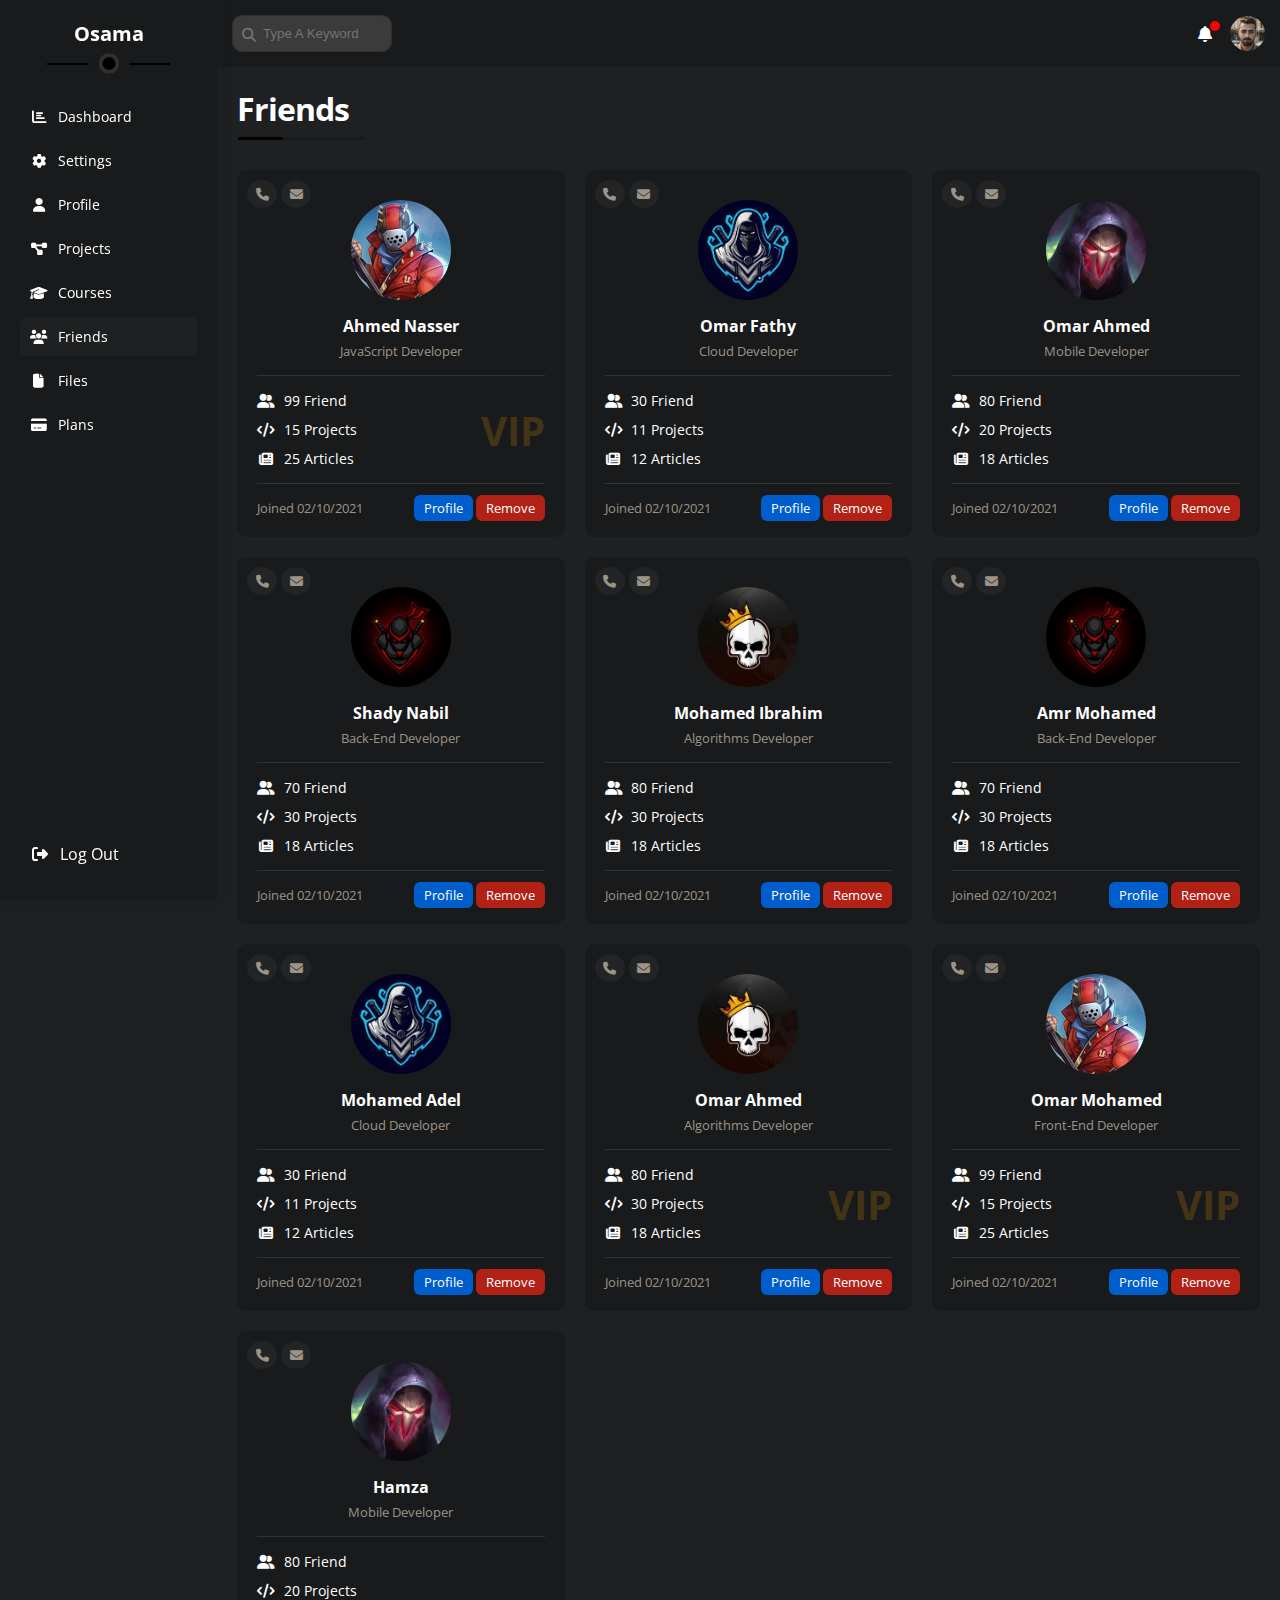
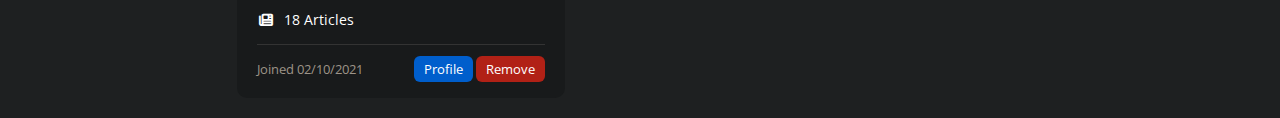
<file: friends.html>
<!DOCTYPE html>
<html lang="en">
<head>
    <meta charset="UTF-8">
    <meta name="viewport" content="width=device-width, initial-scale=1.0">
    <!--    font - cairo    -->
    <link rel="preconnect" href="https://fonts.googleapis.com">
    <link rel="preconnect" href="https://fonts.gstatic.com" crossorigin>
    <link href="https://fonts.googleapis.com/css2?family=Open+Sans:wght@300;400;500;600;700;800&display=swap" rel="stylesheet">
    <!-- css and font awesome -->
    <link rel="stylesheet" href="css/all.min.css">
    <link rel="stylesheet" href="css/framework.css">
    <link rel="stylesheet" href="css/fourth.css">
    <title>Friends</title>
</head>
<body>
    <div class="body d-flex">
        <aside class="p-20 bg-sec d-flex">
            <h3 class="pos-r t-center">osama</h3>
            <ul class="f1">
                <li>
                    <a href="index.html" title="link" class="align-center m-b-5 p-10 trans-speed rad-6 font-14">
                        <i class="fa-solid fa-chart-bar fa-fw"></i>
                        <span class="m-l-10">dashboard</span>
                    </a>
                </li>
                <li>
                    <a href="settings.html" title="link" class="align-center m-b-5 p-10 trans-speed rad-6 font-14">
                        <i class="fa-solid fa-gear fa-fw"></i>
                        <span class="m-l-10">settings</span>
                    </a>
                </li>
                <li>
                    <a href="profile.html" title="link" class="align-center m-b-5 p-10 trans-speed rad-6 font-14">
                        <i class="fa-solid fa-user fa-fw"></i>
                        <span class="m-l-10">profile</span>
                    </a>
                </li>
                <li>
                    <a href="projects.html" title="link" class="align-center m-b-5 p-10 trans-speed rad-6 font-14">
                        <i class="fa-solid fa-diagram-project fa-fw"></i>
                        <span class="m-l-10">projects</span>
                    </a>
                </li>
                <li>
                    <a href="courses.html" title="link" class="align-center m-b-5 p-10 trans-speed rad-6 font-14">
                        <i class="fa-solid fa-graduation-cap fa-fw"></i>
                        <span class="m-l-10">courses</span>
                    </a>
                </li>
                <li>
                    <a href="friends.html" title="link" class="active align-center m-b-5 p-10 trans-speed rad-6 font-14">
                        <i class="fa-solid fa-users fa-fw"></i>
                        <span class="m-l-10">friends</span>
                    </a>
                </li>
                <li>
                    <a href="files.html" title="link" class=" align-center m-b-5 p-10 trans-speed rad-6 font-14">
                        <i class="fa-solid fa-file fa-fw"></i>
                        <span class="m-l-10">files</span>
                    </a>
                </li>
                <li>
                    <a href="plans.html" title="link" class=" align-center m-b-5 p-10 trans-speed rad-6 font-14">
                        <i class="fa-solid fa-credit-card fa-fw"></i>
                        <span class="m-l-10">plans</span>
                    </a>
                </li>
            </ul>
            <div class="align-center">
                <a href="login.html" class="align-center m-b-5 p-10 trans-speed rad-6 w-full">
                    <i class="fa-solid fa-right-from-bracket fa-fw"></i>
                    <span class="m-l-10">log out</span>
                </a>
            </div>
        </aside>
        <div class="main-content f1">
            <header class="flex-between p-15 bg-sec">
                <div class="search pos-r">
                    <input class="p-10 trans-speed rad-10" type="search" placeholder="Type A Keyword">
                </div>
                <div class="user align-center pos-r">
                    <i class="fa-solid fa-bell fa-fw"></i>
                    <img src="images/avatar-02.png" alt="image" class="rad-50">
                </div>
            </header>
            <h1 class="pos-r">Friends</h1>
            <section class="friends-page d-grid-4 gap-20">
                <div class="user p-20 bg-sec rad-10 pos-r">
                    <div class="contact pos-a">
                        <i class="fa-solid fa-phone fa-fw cursor-p font-13 rad-50 trans-speed flex-center"></i>
                        <i class="fa-solid fa-envelope fa-fw cursor-p font-13 rad-50 trans-speed flex-center"></i>
                    </div>
                    <div class="title t-center">
                        <img src="images/friend-01.jpg" alt="i,age" class="rad-50 m-b-10 m-t-10">
                        <h4 class="m-b-5">ahmed nasser</h4>
                        <p class="color-gray m-b-15 font-13">javaScript developer</p>
                    </div>
                    <div class="statistics p-t-15 p-b-15 m-b-15 m-t-15 b-t1 b-b1 pos-r">
                        <div class="font-14 m-b-10">
                            <i class="fa-solid fa-user-group fa-fw"></i>
                            <span class="m-l-5">99 friend</span>
                        </div>
                        <div class="font-14 m-b-10">
                            <i class="fa-solid fa-code fa-fw"></i>
                            <span class="m-l-5">15 projects</span>
                        </div>
                        <div class="font-14">
                            <i class="fa-solid fa-newspaper fa-fw"></i>
                            <span class="m-l-5">25 articles</span>
                        </div>
                        <span class="vip pos-a color-orange">VIP</span>
                    </div>
                    <div class="info flex-between font-13">
                        <span class="color-gray">joined 02/10/2021</span>
                        <div>
                            <a href="profile.html" class="bg-blue rad-6 p-4-10 trans-speed">profile</a>
                            <a href="#" class="bg-red-d rad-6 p-4-10 trans-speed">remove</a>
                        </div>
                    </div>
                </div>
                <div class="user p-20 bg-sec rad-10 pos-r">
                    <div class="contact pos-a">
                        <i class="fa-solid fa-phone fa-fw cursor-p font-13 rad-50 trans-speed flex-center"></i>
                        <i class="fa-solid fa-envelope fa-fw cursor-p font-13 rad-50 trans-speed flex-center"></i>
                    </div>
                    <div class="title t-center">
                        <img src="images/friend-02.jpg" alt="i,age" class="rad-50 m-b-10 m-t-10">
                        <h4 class="m-b-5">omar fathy</h4>
                        <p class="color-gray m-b-15 font-13">cloud developer</p>
                    </div>
                    <div class="statistics p-t-15 p-b-15 m-b-15 m-t-15 b-t1 b-b1 pos-r">
                        <div class="font-14 m-b-10">
                            <i class="fa-solid fa-user-group fa-fw"></i>
                            <span class="m-l-5">30 friend</span>
                        </div>
                        <div class="font-14 m-b-10">
                            <i class="fa-solid fa-code fa-fw"></i>
                            <span class="m-l-5">11 projects</span>
                        </div>
                        <div class="font-14">
                            <i class="fa-solid fa-newspaper fa-fw"></i>
                            <span class="m-l-5">12 articles</span>
                        </div>
                    </div>
                    <div class="info flex-between font-13">
                        <span class="color-gray">joined 02/10/2021</span>
                        <div>
                            <a href="profile.html" class="bg-blue rad-6 p-4-10 trans-speed">profile</a>
                            <a href="#" class="bg-red-d rad-6 p-4-10 trans-speed">remove</a>
                        </div>
                    </div>
                </div>
                <div class="user p-20 bg-sec rad-10 pos-r">
                    <div class="contact pos-a">
                        <i class="fa-solid fa-phone fa-fw cursor-p font-13 rad-50 trans-speed flex-center"></i>
                        <i class="fa-solid fa-envelope fa-fw cursor-p font-13 rad-50 trans-speed flex-center"></i>
                    </div>
                    <div class="title t-center">
                        <img src="images/friend-03.jpg" alt="i,age" class="rad-50 m-b-10 m-t-10">
                        <h4 class="m-b-5">omar ahmed</h4>
                        <p class="color-gray m-b-15 font-13">mobile developer</p>
                    </div>
                    <div class="statistics p-t-15 p-b-15 m-b-15 m-t-15 b-t1 b-b1 pos-r">
                        <div class="font-14 m-b-10">
                            <i class="fa-solid fa-user-group fa-fw"></i>
                            <span class="m-l-5">80 friend</span>
                        </div>
                        <div class="font-14 m-b-10">
                            <i class="fa-solid fa-code fa-fw"></i>
                            <span class="m-l-5">20 projects</span>
                        </div>
                        <div class="font-14">
                            <i class="fa-solid fa-newspaper fa-fw"></i>
                            <span class="m-l-5">18 articles</span>
                        </div>
                    </div>
                    <div class="info flex-between font-13">
                        <span class="color-gray">joined 02/10/2021</span>
                        <div>
                            <a href="profile.html" class="bg-blue rad-6 p-4-10 trans-speed">profile</a>
                            <a href="#" class="bg-red-d rad-6 p-4-10 trans-speed">remove</a>
                        </div>
                    </div>
                </div>
                <div class="user p-20 bg-sec rad-10 pos-r">
                    <div class="contact pos-a">
                        <i class="fa-solid fa-phone fa-fw cursor-p font-13 rad-50 trans-speed flex-center"></i>
                        <i class="fa-solid fa-envelope fa-fw cursor-p font-13 rad-50 trans-speed flex-center"></i>
                    </div>
                    <div class="title t-center">
                        <img src="images/friend-04.jpg" alt="i,age" class="rad-50 m-b-10 m-t-10">
                        <h4 class="m-b-5">shady nabil</h4>
                        <p class="color-gray m-b-15 font-13">back-end developer</p>
                    </div>
                    <div class="statistics p-t-15 p-b-15 m-b-15 m-t-15 b-t1 b-b1 pos-r">
                        <div class="font-14 m-b-10">
                            <i class="fa-solid fa-user-group fa-fw"></i>
                            <span class="m-l-5">70 friend</span>
                        </div>
                        <div class="font-14 m-b-10">
                            <i class="fa-solid fa-code fa-fw"></i>
                            <span class="m-l-5">30 projects</span>
                        </div>
                        <div class="font-14">
                            <i class="fa-solid fa-newspaper fa-fw"></i>
                            <span class="m-l-5">18 articles</span>
                        </div>
                    </div>
                    <div class="info flex-between font-13">
                        <span class="color-gray">joined 02/10/2021</span>
                        <div>
                            <a href="profile.html" class="bg-blue rad-6 p-4-10 trans-speed">profile</a>
                            <a href="#" class="bg-red-d rad-6 p-4-10 trans-speed">remove</a>
                        </div>
                    </div>
                </div>
                <div class="user p-20 bg-sec rad-10 pos-r">
                    <div class="contact pos-a">
                        <i class="fa-solid fa-phone fa-fw cursor-p font-13 rad-50 trans-speed flex-center"></i>
                        <i class="fa-solid fa-envelope fa-fw cursor-p font-13 rad-50 trans-speed flex-center"></i>
                    </div>
                    <div class="title t-center">
                        <img src="images/friend-05.jpg" alt="i,age" class="rad-50 m-b-10 m-t-10">
                        <h4 class="m-b-5">mohamed ibrahim</h4>
                        <p class="color-gray m-b-15 font-13">algorithms developer</p>
                    </div>
                    <div class="statistics p-t-15 p-b-15 m-b-15 m-t-15 b-t1 b-b1 pos-r">
                        <div class="font-14 m-b-10">
                            <i class="fa-solid fa-user-group fa-fw"></i>
                            <span class="m-l-5">80 friend</span>
                        </div>
                        <div class="font-14 m-b-10">
                            <i class="fa-solid fa-code fa-fw"></i>
                            <span class="m-l-5">30 projects</span>
                        </div>
                        <div class="font-14">
                            <i class="fa-solid fa-newspaper fa-fw"></i>
                            <span class="m-l-5">18 articles</span>
                        </div>
                    </div>
                    <div class="info flex-between font-13">
                        <span class="color-gray">joined 02/10/2021</span>
                        <div>
                            <a href="profile.html" class="bg-blue rad-6 p-4-10 trans-speed">profile</a>
                            <a href="#" class="bg-red-d rad-6 p-4-10 trans-speed">remove</a>
                        </div>
                    </div>
                </div>
                <div class="user p-20 bg-sec rad-10 pos-r">
                    <div class="contact pos-a">
                        <i class="fa-solid fa-phone fa-fw cursor-p font-13 rad-50 trans-speed flex-center"></i>
                        <i class="fa-solid fa-envelope fa-fw cursor-p font-13 rad-50 trans-speed flex-center"></i>
                    </div>
                    <div class="title t-center">
                        <img src="images/friend-04.jpg" alt="i,age" class="rad-50 m-b-10 m-t-10">
                        <h4 class="m-b-5">amr mohamed</h4>
                        <p class="color-gray m-b-15 font-13">back-end developer</p>
                    </div>
                    <div class="statistics p-t-15 p-b-15 m-b-15 m-t-15 b-t1 b-b1 pos-r">
                        <div class="font-14 m-b-10">
                            <i class="fa-solid fa-user-group fa-fw"></i>
                            <span class="m-l-5">70 friend</span>
                        </div>
                        <div class="font-14 m-b-10">
                            <i class="fa-solid fa-code fa-fw"></i>
                            <span class="m-l-5">30 projects</span>
                        </div>
                        <div class="font-14">
                            <i class="fa-solid fa-newspaper fa-fw"></i>
                            <span class="m-l-5">18 articles</span>
                        </div>
                    </div>
                    <div class="info flex-between font-13">
                        <span class="color-gray">joined 02/10/2021</span>
                        <div>
                            <a href="profile.html" class="bg-blue rad-6 p-4-10 trans-speed">profile</a>
                            <a href="#" class="bg-red-d rad-6 p-4-10 trans-speed">remove</a>
                        </div>
                    </div>
                </div>
                <div class="user p-20 bg-sec rad-10 pos-r">
                    <div class="contact pos-a">
                        <i class="fa-solid fa-phone fa-fw cursor-p font-13 rad-50 trans-speed flex-center"></i>
                        <i class="fa-solid fa-envelope fa-fw cursor-p font-13 rad-50 trans-speed flex-center"></i>
                    </div>
                    <div class="title t-center">
                        <img src="images/friend-02.jpg" alt="i,age" class="rad-50 m-b-10 m-t-10">
                        <h4 class="m-b-5">mohamed adel</h4>
                        <p class="color-gray m-b-15 font-13">cloud developer</p>
                    </div>
                    <div class="statistics p-t-15 p-b-15 m-b-15 m-t-15 b-t1 b-b1 pos-r">
                        <div class="font-14 m-b-10">
                            <i class="fa-solid fa-user-group fa-fw"></i>
                            <span class="m-l-5">30 friend</span>
                        </div>
                        <div class="font-14 m-b-10">
                            <i class="fa-solid fa-code fa-fw"></i>
                            <span class="m-l-5">11 projects</span>
                        </div>
                        <div class="font-14">
                            <i class="fa-solid fa-newspaper fa-fw"></i>
                            <span class="m-l-5">12 articles</span>
                        </div>
                    </div>
                    <div class="info flex-between font-13">
                        <span class="color-gray">joined 02/10/2021</span>
                        <div>
                            <a href="profile.html" class="bg-blue rad-6 p-4-10 trans-speed">profile</a>
                            <a href="#" class="bg-red-d rad-6 p-4-10 trans-speed">remove</a>
                        </div>
                    </div>
                </div>
                <div class="user p-20 bg-sec rad-10 pos-r">
                    <div class="contact pos-a">
                        <i class="fa-solid fa-phone fa-fw cursor-p font-13 rad-50 trans-speed flex-center"></i>
                        <i class="fa-solid fa-envelope fa-fw cursor-p font-13 rad-50 trans-speed flex-center"></i>
                    </div>
                    <div class="title t-center">
                        <img src="images/friend-05.jpg" alt="i,age" class="rad-50 m-b-10 m-t-10">
                        <h4 class="m-b-5">omar ahmed</h4>
                        <p class="color-gray m-b-15 font-13">algorithms developer</p>
                    </div>
                    <div class="statistics p-t-15 p-b-15 m-b-15 m-t-15 b-t1 b-b1 pos-r">
                        <div class="font-14 m-b-10">
                            <i class="fa-solid fa-user-group fa-fw"></i>
                            <span class="m-l-5">80 friend</span>
                        </div>
                        <div class="font-14 m-b-10">
                            <i class="fa-solid fa-code fa-fw"></i>
                            <span class="m-l-5">30 projects</span>
                        </div>
                        <div class="font-14">
                            <i class="fa-solid fa-newspaper fa-fw"></i>
                            <span class="m-l-5">18 articles</span>
                        </div>
                        <span class="vip pos-a color-orange">VIP</span>
                    </div>
                    <div class="info flex-between font-13">
                        <span class="color-gray">joined 02/10/2021</span>
                        <div>
                            <a href="profile.html" class="bg-blue rad-6 p-4-10 trans-speed">profile</a>
                            <a href="#" class="bg-red-d rad-6 p-4-10 trans-speed">remove</a>
                        </div>
                    </div>
                </div>
                <div class="user p-20 bg-sec rad-10 pos-r">
                    <div class="contact pos-a">
                        <i class="fa-solid fa-phone fa-fw cursor-p font-13 rad-50 trans-speed flex-center"></i>
                        <i class="fa-solid fa-envelope fa-fw cursor-p font-13 rad-50 trans-speed flex-center"></i>
                    </div>
                    <div class="title t-center">
                        <img src="images/friend-01.jpg" alt="i,age" class="rad-50 m-b-10 m-t-10">
                        <h4 class="m-b-5">omar mohamed</h4>
                        <p class="color-gray m-b-15 font-13">front-end developer</p>
                    </div>
                    <div class="statistics p-t-15 p-b-15 m-b-15 m-t-15 b-t1 b-b1 pos-r">
                        <div class="font-14 m-b-10">
                            <i class="fa-solid fa-user-group fa-fw"></i>
                            <span class="m-l-5">99 friend</span>
                        </div>
                        <div class="font-14 m-b-10">
                            <i class="fa-solid fa-code fa-fw"></i>
                            <span class="m-l-5">15 projects</span>
                        </div>
                        <div class="font-14">
                            <i class="fa-solid fa-newspaper fa-fw"></i>
                            <span class="m-l-5">25 articles</span>
                        </div>
                        <span class="vip pos-a color-orange">VIP</span>
                    </div>
                    <div class="info flex-between font-13">
                        <span class="color-gray">joined 02/10/2021</span>
                        <div>
                            <a href="profile.html" class="bg-blue rad-6 p-4-10 trans-speed">profile</a>
                            <a href="#" class="bg-red-d rad-6 p-4-10 trans-speed">remove</a>
                        </div>
                    </div>
                </div>
                <div class="user p-20 bg-sec rad-10 pos-r">
                    <div class="contact pos-a">
                        <i class="fa-solid fa-phone fa-fw cursor-p font-13 rad-50 trans-speed flex-center"></i>
                        <i class="fa-solid fa-envelope fa-fw cursor-p font-13 rad-50 trans-speed flex-center"></i>
                    </div>
                    <div class="title t-center">
                        <img src="images/friend-03.jpg" alt="i,age" class="rad-50 m-b-10 m-t-10">
                        <h4 class="m-b-5">hamza</h4>
                        <p class="color-gray m-b-15 font-13">mobile developer</p>
                    </div>
                    <div class="statistics p-t-15 p-b-15 m-b-15 m-t-15 b-t1 b-b1 pos-r">
                        <div class="font-14 m-b-10">
                            <i class="fa-solid fa-user-group fa-fw"></i>
                            <span class="m-l-5">80 friend</span>
                        </div>
                        <div class="font-14 m-b-10">
                            <i class="fa-solid fa-code fa-fw"></i>
                            <span class="m-l-5">20 projects</span>
                        </div>
                        <div class="font-14">
                            <i class="fa-solid fa-newspaper fa-fw"></i>
                            <span class="m-l-5">18 articles</span>
                        </div>
                    </div>
                    <div class="info flex-between font-13">
                        <span class="color-gray">joined 02/10/2021</span>
                        <div>
                            <a href="profile.html" class="bg-blue rad-6 p-4-10 trans-speed">profile</a>
                            <a href="#" class="bg-red-d rad-6 p-4-10 trans-speed">remove</a>
                        </div>
                    </div>
                </div>
            </section>
        </div>
    </div>
</body>
</html>
</file>
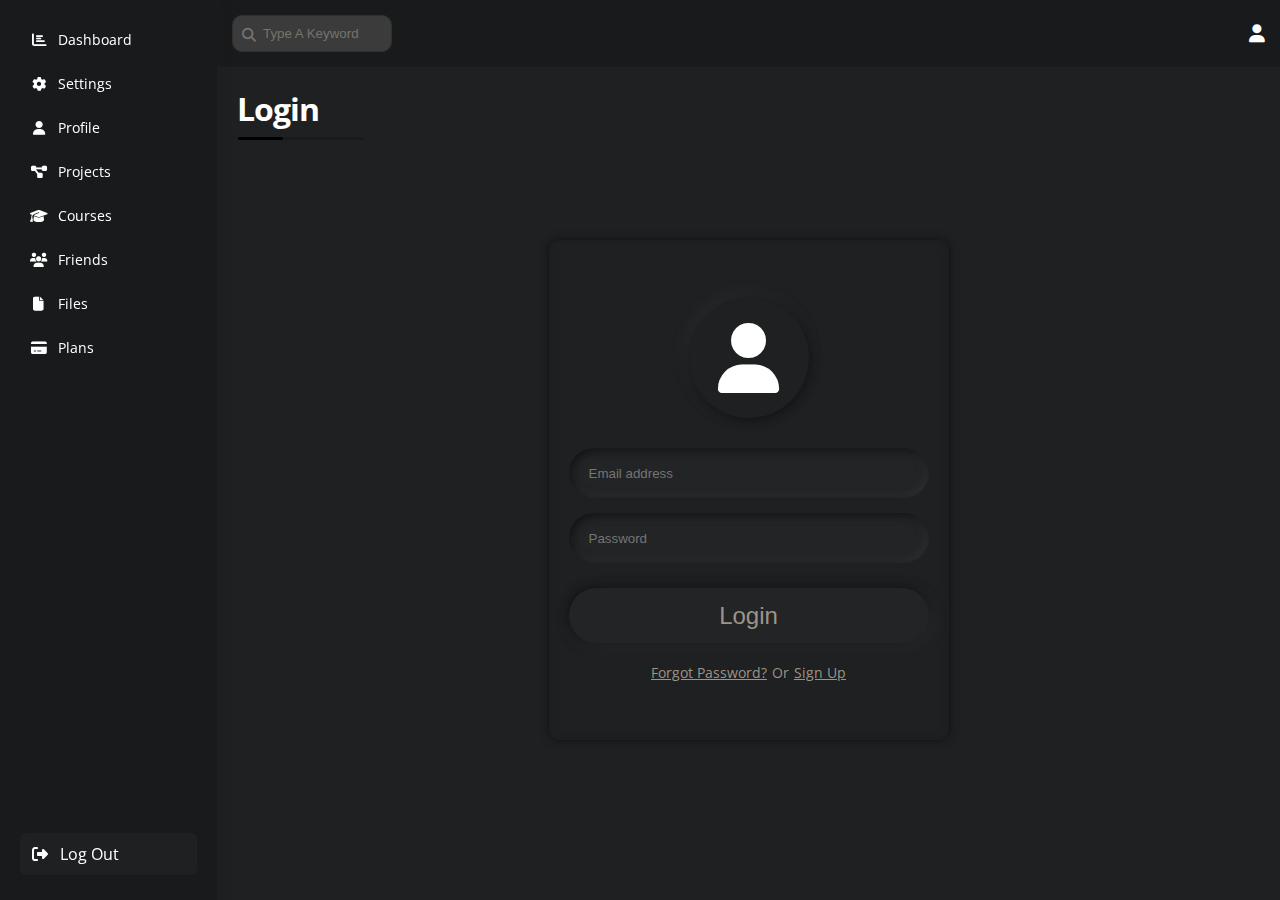
<file: login.html>
<!DOCTYPE html>
<html lang="en">
<head>
    <meta charset="UTF-8">
    <meta name="viewport" content="width=device-width, initial-scale=1.0">
    <!--    font - cairo    -->
    <link rel="preconnect" href="https://fonts.googleapis.com">
    <link rel="preconnect" href="https://fonts.gstatic.com" crossorigin>
    <link href="https://fonts.googleapis.com/css2?family=Open+Sans:wght@300;400;500;600;700;800&display=swap" rel="stylesheet">
    <!-- css and font awesome -->
    <link rel="stylesheet" href="css/all.min.css">
    <link rel="stylesheet" href="css/framework.css">
    <link rel="stylesheet" href="css/fourth.css">
    <title>Login</title>
</head>
<body>
    <div class="body d-flex">
        <aside class="p-20 bg-sec d-flex">
            <ul class="f1 m-t-0">
                <li>
                    <a href="index.html" title="link" class="align-center m-b-5 p-10 trans-speed rad-6 font-14">
                        <i class="fa-solid fa-chart-bar fa-fw"></i>
                        <span class="m-l-10">dashboard</span>
                    </a>
                </li>
                <li>
                    <a href="settings.html" title="link" class=" align-center m-b-5 p-10 trans-speed rad-6 font-14">
                        <i class="fa-solid fa-gear fa-fw"></i>
                        <span class="m-l-10">settings</span>
                    </a>
                </li>
                <li>
                    <a href="profile.html" title="link" class=" align-center m-b-5 p-10 trans-speed rad-6 font-14">
                        <i class="fa-solid fa-user fa-fw"></i>
                        <span class="m-l-10">profile</span>
                    </a>
                </li>
                <li>
                    <a href="projects.html" title="link" class=" align-center m-b-5 p-10 trans-speed rad-6 font-14">
                        <i class="fa-solid fa-diagram-project fa-fw"></i>
                        <span class="m-l-10">projects</span>
                    </a>
                </li>
                <li>
                    <a href="courses.html" title="link" class=" align-center m-b-5 p-10 trans-speed rad-6 font-14">
                        <i class="fa-solid fa-graduation-cap fa-fw"></i>
                        <span class="m-l-10">courses</span>
                    </a>
                </li>
                <li>
                    <a href="friends.html" title="link" class=" align-center m-b-5 p-10 trans-speed rad-6 font-14">
                        <i class="fa-solid fa-users fa-fw"></i>
                        <span class="m-l-10">friends</span>
                    </a>
                </li>
                <li>
                    <a href="files.html" title="link" class=" align-center m-b-5 p-10 trans-speed rad-6 font-14">
                        <i class="fa-solid fa-file fa-fw"></i>
                        <span class="m-l-10">files</span>
                    </a>
                </li>
                <li>
                    <a href="plans.html" title="link" class=" align-center m-b-5 p-10 trans-speed rad-6 font-14">
                        <i class="fa-solid fa-credit-card fa-fw"></i>
                        <span class="m-l-10">plans</span>
                    </a>
                </li>
            </ul>
            <div class="align-center">
                <a href="login.html" class="active align-center m-b-5 p-10 trans-speed rad-6 w-full">
                    <i class="fa-solid fa-right-from-bracket fa-fw"></i>
                    <span class="m-l-10">log out</span>
                </a>
            </div>
        </aside>
        <div class="main-content f1 over-f-h">
            <header class="flex-between p-15 bg-sec">
                <div class="search pos-r">
                    <input class="p-10 trans-speed rad-10" type="search" placeholder="Type A Keyword">
                </div>
                <a href="login.html" class="cursor-p">
                    <i class="fa-solid fa-user font-18"></i>
                </a>
            </header>
            <h1 class="pos-r">login</h1>
            <section class="login sign-page flex-center">
                <div class="box p-20 rad-10 flex-center flex-column">
                        <i class="fa-solid fa-user flex-center rad-50 m-b-30"></i>
                    <form>
                        <input type="email" placeholder="Email address" class="b-none p-20 w-full m-b-15" required>
                        <input type="password" placeholder="Password" class="b-none p-20 w-full m-b-25" required minlength="8">
                        <input type="submit" value="Login" class="b-none p-10 w-full m-b-15 cursor-p trans-speed">
                    </form>
                    <div class="flex-center font-14 color-gray flex-wrap m-t-5">
                        <a href="#" class="color-gray trans-speed">forgot password?</a> 
                        <span class="m-l-5"> or </span>
                        <a href="sign-up.html" class="color-gray m-l-5 trans-speed">sign up</a>
                    </div>
                </div>
            </section>
        </div>
    </div>
</body>
</html>
</file>
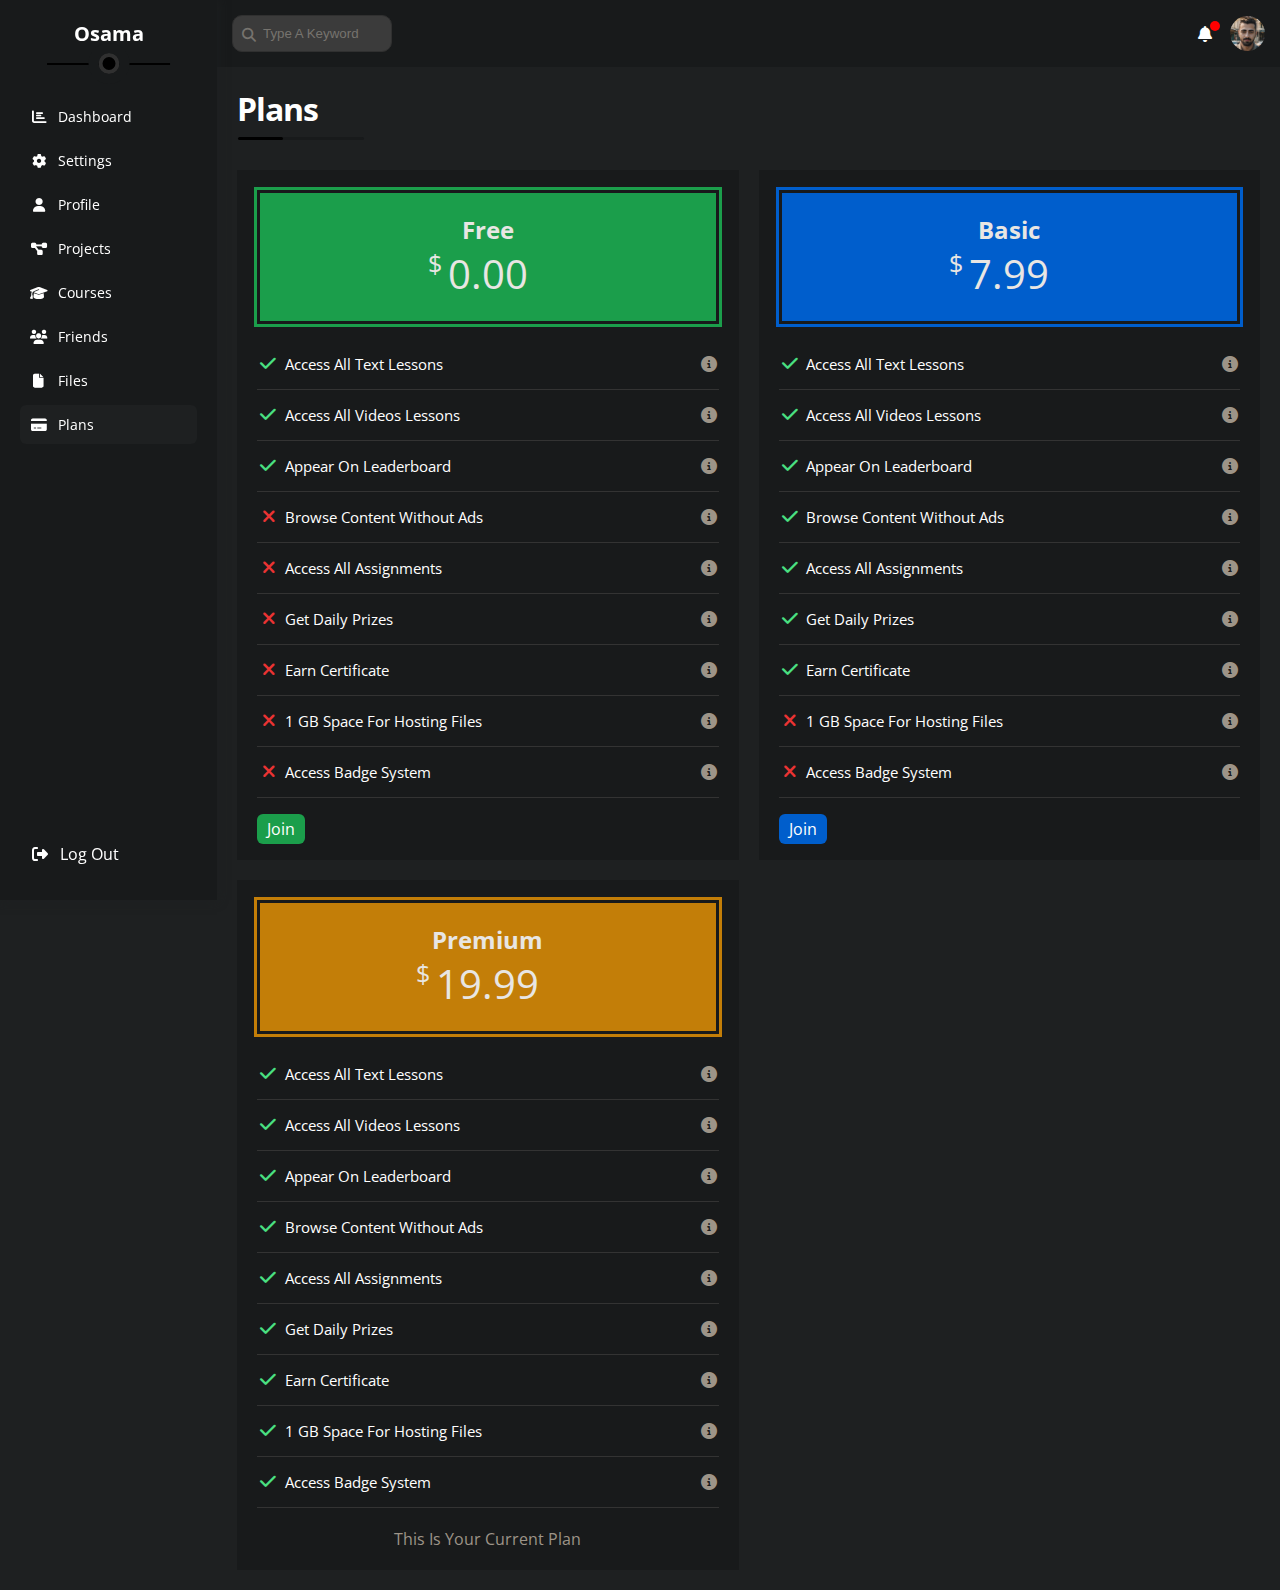
<file: plans.html>
<!DOCTYPE html>
<html lang="en">
<head>
    <meta charset="UTF-8">
    <meta name="viewport" content="width=device-width, initial-scale=1.0">
    <!--    font - cairo    -->
    <link rel="preconnect" href="https://fonts.googleapis.com">
    <link rel="preconnect" href="https://fonts.gstatic.com" crossorigin>
    <link href="https://fonts.googleapis.com/css2?family=Open+Sans:wght@300;400;500;600;700;800&display=swap" rel="stylesheet">
    <!-- css and font awesome -->
    <link rel="stylesheet" href="css/all.min.css">
    <link rel="stylesheet" href="css/framework.css">
    <link rel="stylesheet" href="css/fourth.css">
    <title>Plans</title>
</head>
<body>
    <div class="body d-flex">
        <aside class="p-20 bg-sec d-flex">
            <h3 class="pos-r t-center">osama</h3>
            <ul class="f1">
                <li>
                    <a href="index.html" title="link" class="align-center m-b-5 p-10 trans-speed rad-6 font-14">
                        <i class="fa-solid fa-chart-bar fa-fw"></i>
                        <span class="m-l-10">dashboard</span>
                    </a>
                </li>
                <li>
                    <a href="settings.html" title="link" class="align-center m-b-5 p-10 trans-speed rad-6 font-14">
                        <i class="fa-solid fa-gear fa-fw"></i>
                        <span class="m-l-10">settings</span>
                    </a>
                </li>
                <li>
                    <a href="profile.html" title="link" class="align-center m-b-5 p-10 trans-speed rad-6 font-14">
                        <i class="fa-solid fa-user fa-fw"></i>
                        <span class="m-l-10">profile</span>
                    </a>
                </li>
                <li>
                    <a href="projects.html" title="link" class="align-center m-b-5 p-10 trans-speed rad-6 font-14">
                        <i class="fa-solid fa-diagram-project fa-fw"></i>
                        <span class="m-l-10">projects</span>
                    </a>
                </li>
                <li>
                    <a href="courses.html" title="link" class="align-center m-b-5 p-10 trans-speed rad-6 font-14">
                        <i class="fa-solid fa-graduation-cap fa-fw"></i>
                        <span class="m-l-10">courses</span>
                    </a>
                </li>
                <li>
                    <a href="friends.html" title="link" class="align-center m-b-5 p-10 trans-speed rad-6 font-14">
                        <i class="fa-solid fa-users fa-fw"></i>
                        <span class="m-l-10">friends</span>
                    </a>
                </li>
                <li>
                    <a href="files.html" title="link" class="align-center m-b-5 p-10 trans-speed rad-6 font-14">
                        <i class="fa-solid fa-file fa-fw"></i>
                        <span class="m-l-10">files</span>
                    </a>
                </li>
                <li>
                    <a href="plans.html" title="link" class="active align-center m-b-5 p-10 trans-speed rad-6 font-14">
                        <i class="fa-solid fa-credit-card fa-fw"></i>
                        <span class="m-l-10">plans</span>
                    </a>
                </li>
            </ul>
            <div class="align-center">
                <a href="login.html" class="align-center m-b-5 p-10 trans-speed rad-6 w-full">
                    <i class="fa-solid fa-right-from-bracket fa-fw"></i>
                    <span class="m-l-10">log out</span>
                </a>
            </div>
        </aside>
        <div class="main-content f1">
            <header class="flex-between p-15 bg-sec">
                <div class="search pos-r">
                    <input class="p-10 trans-speed rad-10" type="search" placeholder="Type A Keyword">
                </div>
                <div class="user align-center pos-r">
                    <i class="fa-solid fa-bell fa-fw"></i>
                    <img src="images/avatar-02.png" alt="image" class="rad-50">
                </div>
            </header>
            <h1 class="pos-r">Plans</h1>
            <section class="plans-page d-grid-3 gap-20">
                <div class="plan free p-20 bg-sec">
                    <div class="head p-20 bg-green t-center">
                        <h2>free</h2>
                        <div class="pos-r">
                            <span class="pos-a">$</span>
                            0.00
                        </div>
                    </div>
                    <ul class="m-b-20 m-t-15">
                        <li class="align-center b-b1 p-t-15 p-b-15">
                            <i class="fa-solid fa-check fa-fw color-green-l font-18"></i>
                            <span class="f1 m-l-5 font-15">access all text lessons</span>
                            <i class="fa-solid fa-circle-info fa-fw color-gray cursor-p"></i>
                        </li>
                        <li class="align-center b-b1 p-t-15 p-b-15">
                            <i class="fa-solid fa-check fa-fw color-green-l font-18"></i>
                            <span class="f1 m-l-5 font-15">access all videos lessons</span>
                            <i class="fa-solid fa-circle-info fa-fw color-gray cursor-p"></i>
                        </li>
                        <li class="align-center b-b1 p-t-15 p-b-15">
                            <i class="fa-solid fa-check fa-fw color-green-l font-18"></i>
                            <span class="f1 m-l-5 font-15">appear on Leaderboard</span>
                            <i class="fa-solid fa-circle-info fa-fw color-gray cursor-p"></i>
                        </li>
                        <li class="align-center b-b1 p-t-15 p-b-15">
                            <i class="fa-solid fa-xmark fa-fw color-red-l font-18"></i>
                            <span class="f1 m-l-5 font-15">browse content without ads</span>
                            <i class="fa-solid fa-circle-info fa-fw color-gray cursor-p"></i>
                        </li>
                        <li class="align-center b-b1 p-t-15 p-b-15">
                            <i class="fa-solid fa-xmark fa-fw color-red-l font-18"></i>
                            <span class="f1 m-l-5 font-15">access all assignments</span>
                            <i class="fa-solid fa-circle-info fa-fw color-gray cursor-p"></i>
                        </li>
                        <li class="align-center b-b1 p-t-15 p-b-15">
                            <i class="fa-solid fa-xmark fa-fw color-red-l font-18"></i>
                            <span class="f1 m-l-5 font-15">get daily prizes</span>
                            <i class="fa-solid fa-circle-info fa-fw color-gray cursor-p"></i>
                        </li>
                        <li class="align-center b-b1 p-t-15 p-b-15">
                            <i class="fa-solid fa-xmark fa-fw color-red-l font-18"></i>
                            <span class="f1 m-l-5 font-15">earn certificate</span>
                            <i class="fa-solid fa-circle-info fa-fw color-gray cursor-p"></i>
                        </li>
                        <li class="align-center b-b1 p-t-15 p-b-15">
                            <i class="fa-solid fa-xmark fa-fw color-red-l font-18"></i>
                            <span class="f1 m-l-5 font-15">1 GB space for hosting files</span>
                            <i class="fa-solid fa-circle-info fa-fw color-gray cursor-p"></i>
                        </li>
                        <li class="align-center b-b1 p-t-15 p-b-15">
                            <i class="fa-solid fa-xmark fa-fw color-red-l font-18"></i>
                            <span class="f1 m-l-5 font-15">access badge system</span>
                            <i class="fa-solid fa-circle-info fa-fw color-gray cursor-p"></i>
                        </li>
                    </ul>
                    <a href="#" class="bg-green rad-6 p-4-10 trans-speed">join</a>
                </div>
                <div class="plan basic p-20 bg-sec">
                    <div class="head p-20 bg-blue t-center">
                        <h2>basic</h2>
                        <div class="pos-r">
                            <span class="pos-a">$</span>
                            7.99
                        </div>
                    </div>
                    <ul class="m-b-20 m-t-15">
                        <li class="align-center b-b1 p-t-15 p-b-15">
                            <i class="fa-solid fa-check fa-fw color-green-l font-18"></i>
                            <span class="f1 m-l-5 font-15">access all text lessons</span>
                            <i class="fa-solid fa-circle-info fa-fw color-gray cursor-p"></i>
                        </li>
                        <li class="align-center b-b1 p-t-15 p-b-15">
                            <i class="fa-solid fa-check fa-fw color-green-l font-18"></i>
                            <span class="f1 m-l-5 font-15">access all videos lessons</span>
                            <i class="fa-solid fa-circle-info fa-fw color-gray cursor-p"></i>
                        </li>
                        <li class="align-center b-b1 p-t-15 p-b-15">
                            <i class="fa-solid fa-check fa-fw color-green-l font-18"></i>
                            <span class="f1 m-l-5 font-15">appear on Leaderboard</span>
                            <i class="fa-solid fa-circle-info fa-fw color-gray cursor-p"></i>
                        </li>
                        <li class="align-center b-b1 p-t-15 p-b-15">
                            <i class="fa-solid fa-check fa-fw color-green-l font-18"></i>
                            <span class="f1 m-l-5 font-15">browse content without ads</span>
                            <i class="fa-solid fa-circle-info fa-fw color-gray cursor-p"></i>
                        </li>
                        <li class="align-center b-b1 p-t-15 p-b-15">
                            <i class="fa-solid fa-check fa-fw color-green-l font-18"></i>
                            <span class="f1 m-l-5 font-15">access all assignments</span>
                            <i class="fa-solid fa-circle-info fa-fw color-gray cursor-p"></i>
                        </li>
                        <li class="align-center b-b1 p-t-15 p-b-15">
                            <i class="fa-solid fa-check fa-fw color-green-l font-18"></i>
                            <span class="f1 m-l-5 font-15">get daily prizes</span>
                            <i class="fa-solid fa-circle-info fa-fw color-gray cursor-p"></i>
                        </li>
                        <li class="align-center b-b1 p-t-15 p-b-15">
                            <i class="fa-solid fa-check fa-fw color-green-l font-18"></i>
                            <span class="f1 m-l-5 font-15">earn certificate</span>
                            <i class="fa-solid fa-circle-info fa-fw color-gray cursor-p"></i>
                        </li>
                        <li class="align-center b-b1 p-t-15 p-b-15">
                            <i class="fa-solid fa-xmark fa-fw color-red-l font-18"></i>
                            <span class="f1 m-l-5 font-15">1 GB space for hosting files</span>
                            <i class="fa-solid fa-circle-info fa-fw color-gray cursor-p"></i>
                        </li>
                        <li class="align-center b-b1 p-t-15 p-b-15">
                            <i class="fa-solid fa-xmark fa-fw color-red-l font-18"></i>
                            <span class="f1 m-l-5 font-15">access badge system</span>
                            <i class="fa-solid fa-circle-info fa-fw color-gray cursor-p"></i>
                        </li>
                    </ul>
                    <a href="#" class="bg-blue rad-6 p-4-10 trans-speed">join</a>
                </div>
                <div class="plan premium p-20 bg-sec">
                    <div class="head p-20 bg-gold t-center">
                        <h2>premium</h2>
                        <div class="pos-r">
                            <span class="pos-a">$</span>
                            19.99
                        </div>
                    </div>
                    <ul class="m-b-20 m-t-15">
                        <li class="align-center b-b1 p-t-15 p-b-15">
                            <i class="fa-solid fa-check fa-fw color-green-l font-18"></i>
                            <span class="f1 m-l-5 font-15">access all text lessons</span>
                            <i class="fa-solid fa-circle-info fa-fw color-gray cursor-p"></i>
                        </li>
                        <li class="align-center b-b1 p-t-15 p-b-15">
                            <i class="fa-solid fa-check fa-fw color-green-l font-18"></i>
                            <span class="f1 m-l-5 font-15">access all videos lessons</span>
                            <i class="fa-solid fa-circle-info fa-fw color-gray cursor-p"></i>
                        </li>
                        <li class="align-center b-b1 p-t-15 p-b-15">
                            <i class="fa-solid fa-check fa-fw color-green-l font-18"></i>
                            <span class="f1 m-l-5 font-15">appear on Leaderboard</span>
                            <i class="fa-solid fa-circle-info fa-fw color-gray cursor-p"></i>
                        </li>
                        <li class="align-center b-b1 p-t-15 p-b-15">
                            <i class="fa-solid fa-check fa-fw color-green-l font-18"></i>
                            <span class="f1 m-l-5 font-15">browse content without ads</span>
                            <i class="fa-solid fa-circle-info fa-fw color-gray cursor-p"></i>
                        </li>
                        <li class="align-center b-b1 p-t-15 p-b-15">
                            <i class="fa-solid fa-check fa-fw color-green-l font-18"></i>
                            <span class="f1 m-l-5 font-15">access all assignments</span>
                            <i class="fa-solid fa-circle-info fa-fw color-gray cursor-p"></i>
                        </li>
                        <li class="align-center b-b1 p-t-15 p-b-15">
                            <i class="fa-solid fa-check fa-fw color-green-l font-18"></i>
                            <span class="f1 m-l-5 font-15">get daily prizes</span>
                            <i class="fa-solid fa-circle-info fa-fw color-gray cursor-p"></i>
                        </li>
                        <li class="align-center b-b1 p-t-15 p-b-15">
                            <i class="fa-solid fa-check fa-fw color-green-l font-18"></i>
                            <span class="f1 m-l-5 font-15">earn certificate</span>
                            <i class="fa-solid fa-circle-info fa-fw color-gray cursor-p"></i>
                        </li>
                        <li class="align-center b-b1 p-t-15 p-b-15">
                            <i class="fa-solid fa-check fa-fw color-green-l font-18"></i>
                            <span class="f1 m-l-5 font-15">1 GB space for hosting files</span>
                            <i class="fa-solid fa-circle-info fa-fw color-gray cursor-p"></i>
                        </li>
                        <li class="align-center b-b1 p-t-15 p-b-15">
                            <i class="fa-solid fa-check fa-fw color-green-l font-18"></i>
                            <span class="f1 m-l-5 font-15">access badge system</span>
                            <i class="fa-solid fa-circle-info fa-fw color-gray cursor-p"></i>
                        </li>
                    </ul>
                    <p class="color-gray t-center">this is your current plan</p>
                </div>
            </section>
        </div>
    </div>
</body>
</html>
</file>
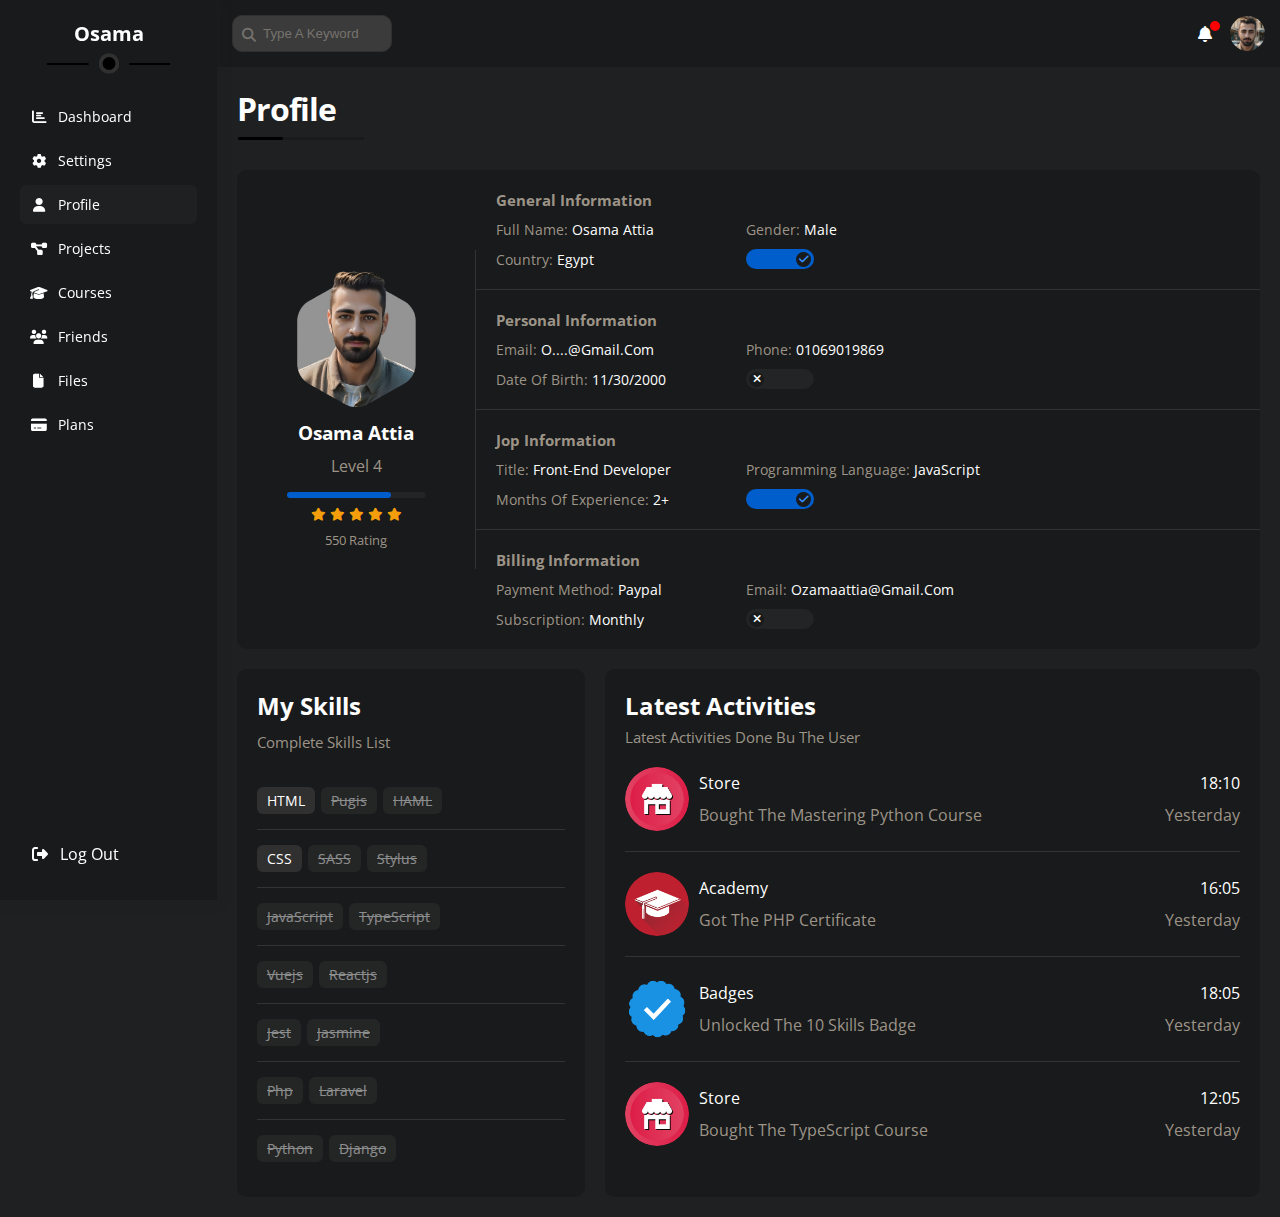
<file: profile.html>
<!DOCTYPE html>
<html lang="en">
<head>
    <meta charset="UTF-8">
    <meta name="viewport" content="width=device-width, initial-scale=1.0">
    <!--    font - cairo    -->
    <link rel="preconnect" href="https://fonts.googleapis.com">
    <link rel="preconnect" href="https://fonts.gstatic.com" crossorigin>
    <link href="https://fonts.googleapis.com/css2?family=Open+Sans:wght@300;400;500;600;700;800&display=swap" rel="stylesheet">
    <!-- css and font awesome -->
    <link rel="stylesheet" href="css/all.min.css">
    <link rel="stylesheet" href="css/framework.css">
    <link rel="stylesheet" href="css/fourth.css">
    <title>Profile</title>
</head>
<body>
    <div class="body d-flex">
        <aside class="p-20 bg-sec d-flex">
            <h3 class="pos-r t-center">osama</h3>
            <ul class="f1">
                <li>
                    <a href="index.html" title="link" class="align-center m-b-5 p-10 trans-speed rad-6 font-14">
                        <i class="fa-solid fa-chart-bar fa-fw"></i>
                        <span class="m-l-10">dashboard</span>
                    </a>
                </li>
                <li>
                    <a href="settings.html" title="link" class="align-center m-b-5 p-10 trans-speed rad-6 font-14">
                        <i class="fa-solid fa-gear fa-fw"></i>
                        <span class="m-l-10">settings</span>
                    </a>
                </li>
                <li>
                    <a href="profile.html" title="link" class="active align-center m-b-5 p-10 trans-speed rad-6 font-14">
                        <i class="fa-solid fa-user fa-fw"></i>
                        <span class="m-l-10">profile</span>
                    </a>
                </li>
                <li>
                    <a href="projects.html" title="link" class=" align-center m-b-5 p-10 trans-speed rad-6 font-14">
                        <i class="fa-solid fa-diagram-project fa-fw"></i>
                        <span class="m-l-10">projects</span>
                    </a>
                </li>
                <li>
                    <a href="courses.html" title="link" class=" align-center m-b-5 p-10 trans-speed rad-6 font-14">
                        <i class="fa-solid fa-graduation-cap fa-fw"></i>
                        <span class="m-l-10">courses</span>
                    </a>
                </li>
                <li>
                    <a href="friends.html" title="link" class=" align-center m-b-5 p-10 trans-speed rad-6 font-14">
                        <i class="fa-solid fa-users fa-fw"></i>
                        <span class="m-l-10">friends</span>
                    </a>
                </li>
                <li>
                    <a href="files.html" title="link" class=" align-center m-b-5 p-10 trans-speed rad-6 font-14">
                        <i class="fa-solid fa-file fa-fw"></i>
                        <span class="m-l-10">files</span>
                    </a>
                </li>
                <li>
                    <a href="plans.html" title="link" class=" align-center m-b-5 p-10 trans-speed rad-6 font-14">
                        <i class="fa-solid fa-credit-card fa-fw"></i>
                        <span class="m-l-10">plans</span>
                    </a>
                </li>
            </ul>
            <div class="align-center">
                <a href="login.html" class="align-center m-b-5 p-10 trans-speed rad-6 w-full">
                    <i class="fa-solid fa-right-from-bracket fa-fw"></i>
                    <span class="m-l-10">log out</span>
                </a>
            </div>
        </aside>
        <div class="main-content f1">
            <header class="flex-between p-15 bg-sec">
                <div class="search pos-r">
                    <input class="p-10 trans-speed rad-10" type="search" placeholder="Type A Keyword">
                </div>
                <div class="user align-center pos-r">
                    <i class="fa-solid fa-bell fa-fw"></i>
                    <img src="images/avatar-02.png" alt="image" class="rad-50">
                </div>
            </header>
            <h1 class="pos-r">Profile</h1>
            <section class="profile-page">
                <div class="overview bg-sec rad-10 align-center mob-f-col mob-t-center">
                    <div class="user t-center p-20 mob-w-full b-r1">
                        <img src="images/avatar-2.png" alt="image" class="rad-50">
                        <h3 class="">osama attia</h3>
                        <span class="d-b color-gray fpnt-14 m-t-10 m-b-15">level 4</span>
                        <div class="level rad-6 pos-r">
                            <span style="width: 75%;" class="bg-blue h-full rad-6 pos-a"></span>
                        </div>
                        <div class="rate">
                            <i class="fa-solid fa-star font-13 m-t-10 m-b-10 color-orange"></i>
                            <i class="fa-solid fa-star font-13 m-t-10 m-b-10 color-orange"></i>
                            <i class="fa-solid fa-star font-13 m-t-10 m-b-10 color-orange"></i>
                            <i class="fa-solid fa-star font-13 m-t-10 m-b-10 color-orange"></i>
                            <i class="fa-solid fa-star font-13 m-t-10 m-b-10 color-orange"></i>
                            <span class="d-b font-13 color-gray w-full ">550 rating</span>
                        </div>
                    </div>
                    <div class="info w-full">
                        <div class="box align-center flex-wrap p-20 trans-speed b-b1">
                            <h4 class="w-full color-gray font-15 ">general information</h4>
                            <div class="font-14 p-t-10 mob-w-full">
                                <span class="color-gray">full name: </span>
                                <span class=""> osama attia</span>
                            </div>
                            <div class="font-14 p-t-10 mob-w-full">
                                <span class="color-gray">gender: </span>
                                <span class=""> male</span>
                            </div>
                            <div class="font-14 p-t-10 mob-w-full">
                                <span class="color-gray">country: </span>
                                <span class=""> egypt</span>
                            </div>
                            <div class="font-14 p-t-10 mob-w-full">
                                <label>
                                    <input type="checkbox" class="toggle-checkbox" checked>
                                    <div class="toggle-switch trans-speed pos-r"></div>
                                </label>
                            </div>
                        </div>
                        <div class="box align-center flex-wrap p-20 trans-speed b-b1">
                            <h4 class="w-full color-gray font-15 ">personal information</h4>
                            <div class="font-14 p-t-10 mob-w-full">
                                <span class="color-gray">email: </span>
                                <span class="">o....@gmail.com</span>
                            </div>
                            <div class="font-14 p-t-10 mob-w-full">
                                <span class="color-gray">phone: </span>
                                <span class="">01069019869</span>
                            </div>
                            <div class="font-14 p-t-10 mob-w-full">
                                <span class="color-gray">date of birth: </span>
                                <span class="">11/30/2000</span>
                            </div>
                            <div class="font-14 p-t-10 mob-w-full">
                                <label>
                                    <input type="checkbox" class="toggle-checkbox" >
                                    <div class="toggle-switch trans-speed pos-r"></div>
                                </label>
                            </div>
                        </div>
                        <div class="box align-center flex-wrap p-20 trans-speed b-b1">
                            <h4 class="w-full color-gray font-15 ">jop information</h4>
                            <div class="font-14 p-t-10 mob-w-full">
                                <span class="color-gray">title: </span>
                                <span class="">front-end developer</span>
                            </div>
                            <div class="font-14 p-t-10 mob-w-full">
                                <span class="color-gray">programming language: </span>
                                <span class=""> javaScript</span>
                            </div>
                            <div class="font-14 p-t-10 mob-w-full">
                                <span class="color-gray">months of experience: </span>
                                <span class=""> 2+</span>
                            </div>
                            <div class="font-14 p-t-10 mob-w-full">
                                <label>
                                    <input type="checkbox" class="toggle-checkbox" checked>
                                    <div class="toggle-switch trans-speed pos-r"></div>
                                </label>
                            </div>
                        </div>
                        <div class="box align-center flex-wrap p-20 trans-speed">
                            <h4 class="w-full color-gray font-15 ">billing information</h4>
                            <div class="font-14 p-t-10 mob-w-full">
                                <span class="color-gray">payment method: </span>
                                <span class="">paypal</span>
                            </div>
                            <div class="font-14 p-t-10 mob-w-full">
                                <span class="color-gray">email: </span>
                                <span class="">ozamaattia@gmail.com</span>
                            </div>
                            <div class="font-14 p-t-10 mob-w-full">
                                <span class="color-gray">subscription: </span>
                                <span class="">monthly</span>
                            </div>
                            <div class="font-14 p-t-10 mob-w-full">
                                <label>
                                    <input type="checkbox" class="toggle-checkbox">
                                    <div class="toggle-switch trans-speed pos-r"></div>
                                </label>
                            </div>
                        </div>
                    </div>
                </div>
                <div class="other-data d-flex gap-20 m-t-20  mob-f-col">
                    <div class="my-skills p-20 rad-10 bg-sec f1">
                        <div class="title">
                            <h2 class="m-b-10">my skills</h2>
                            <p class="font-15 color-gray m-b-20">complete skills list</p>
                        </div>
                        <ul class="skills font-14 mob-t-center">
                            <li class="p-t-15 p-b-15 b-b1">
                                <span class="bg-gray p-4-10 rad-6">HTML</span>
                                <span class="dis bg-gray p-4-10 rad-6">pugis</span>
                                <span class="dis bg-gray p-4-10 rad-6">HAML</span>
                            </li>
                            <li class="p-t-15 p-b-15 b-b1">
                                <span class="bg-gray p-4-10 rad-6">CSS</span>
                                <span class="dis bg-gray p-4-10 rad-6">SASS</span>
                                <span class="dis bg-gray p-4-10 rad-6">Stylus</span>
                            </li>
                            <li class="p-t-15 p-b-15 b-b1">
                                <span class="dis bg-gray p-4-10 rad-6">javaScript</span>
                                <span class="dis bg-gray p-4-10 rad-6">typeScript</span>
                            </li>
                            <li class="p-t-15 p-b-15 b-b1">
                                <span class="dis bg-gray p-4-10 rad-6">vuejs</span>
                                <span class="dis bg-gray p-4-10 rad-6">reactjs</span>
                            </li>
                            <li class="p-t-15 p-b-15 b-b1">
                                <span class="dis bg-gray p-4-10 rad-6">jest</span>
                                <span class="dis bg-gray p-4-10 rad-6">jasmine</span>
                            </li>
                            <li class="p-t-15 p-b-15 b-b1">
                                <span class="dis bg-gray p-4-10 rad-6">php</span>
                                <span class="dis bg-gray p-4-10 rad-6">laravel</span>
                            </li>
                            <li class="p-t-15 p-b-15">
                                <span class="dis bg-gray p-4-10 rad-6">python</span>
                                <span class="dis bg-gray p-4-10 rad-6">django</span>
                            </li>
                        </ul>
                    </div>
                    <div class="activities p-20 rad-10 bg-sec f2">
                        <div class="title">
                            <h2 class="m-b-5">latest activities</h2>
                            <p class="color-gray font-15 m-b-20">latest activities done bu the user</p>
                        </div>
                        <div class="activity flex-between p-b-20 m-b-20 b-b1 mob-f-col mob-t-center">
                            <img src="images/activity-01.png" alt="image" class="rad-50">
                            <div class="info f1 m-l-10">
                                <span class="m-b-10 d-b">store</span>
                                <span class="d-b color-gray">bought the mastering python course</span>
                            </div>
                            <div class="date">
                                <span class="m-b-10 d-b">18:10</span>
                                <span class="d-b color-gray">yesterday</span>
                            </div>
                        </div>
                        <div class="activity flex-between p-b-20 m-b-20 b-b1 mob-f-col mob-t-center">
                            <img src="images/activity-02.png" alt="image" class="rad-50">
                            <div class="info f1 m-l-10">
                                <span class="m-b-10 d-b">academy</span>
                                <span class="d-b color-gray">got the PHP certificate</span>
                            </div>
                            <div class="date">
                                <span class="m-b-10 d-b">16:05</span>
                                <span class="d-b color-gray">yesterday</span>
                            </div>
                        </div>
                        <div class="activity flex-between p-b-20 m-b-20 b-b1 mob-f-col mob-t-center">
                            <img src="images/activity-03.png" alt="image" class="rad-50">
                            <div class="info f1 m-l-10">
                                <span class="m-b-10 d-b">badges</span>
                                <span class="d-b color-gray">unlocked the 10 skills badge</span>
                            </div>
                            <div class="date">
                                <span class="m-b-10 d-b">18:05</span>
                                <span class="d-b color-gray">yesterday</span>
                            </div>
                        </div>
                        <div class="activity flex-between  mob-f-col mob-t-center">
                            <img src="images/activity-01.png" alt="image" class="rad-50">
                            <div class="info f1 m-l-10">
                                <span class="m-b-10 d-b">store</span>
                                <span class="d-b color-gray">bought the typeScript course</span>
                            </div>
                            <div class="date">
                                <span class="m-b-10 d-b">12:05</span>
                                <span class="d-b color-gray">yesterday</span>
                            </div>
                        </div>
                    </div>
                </div>
            </section>
        </div>
    </div>
</body>
</html>
</file>
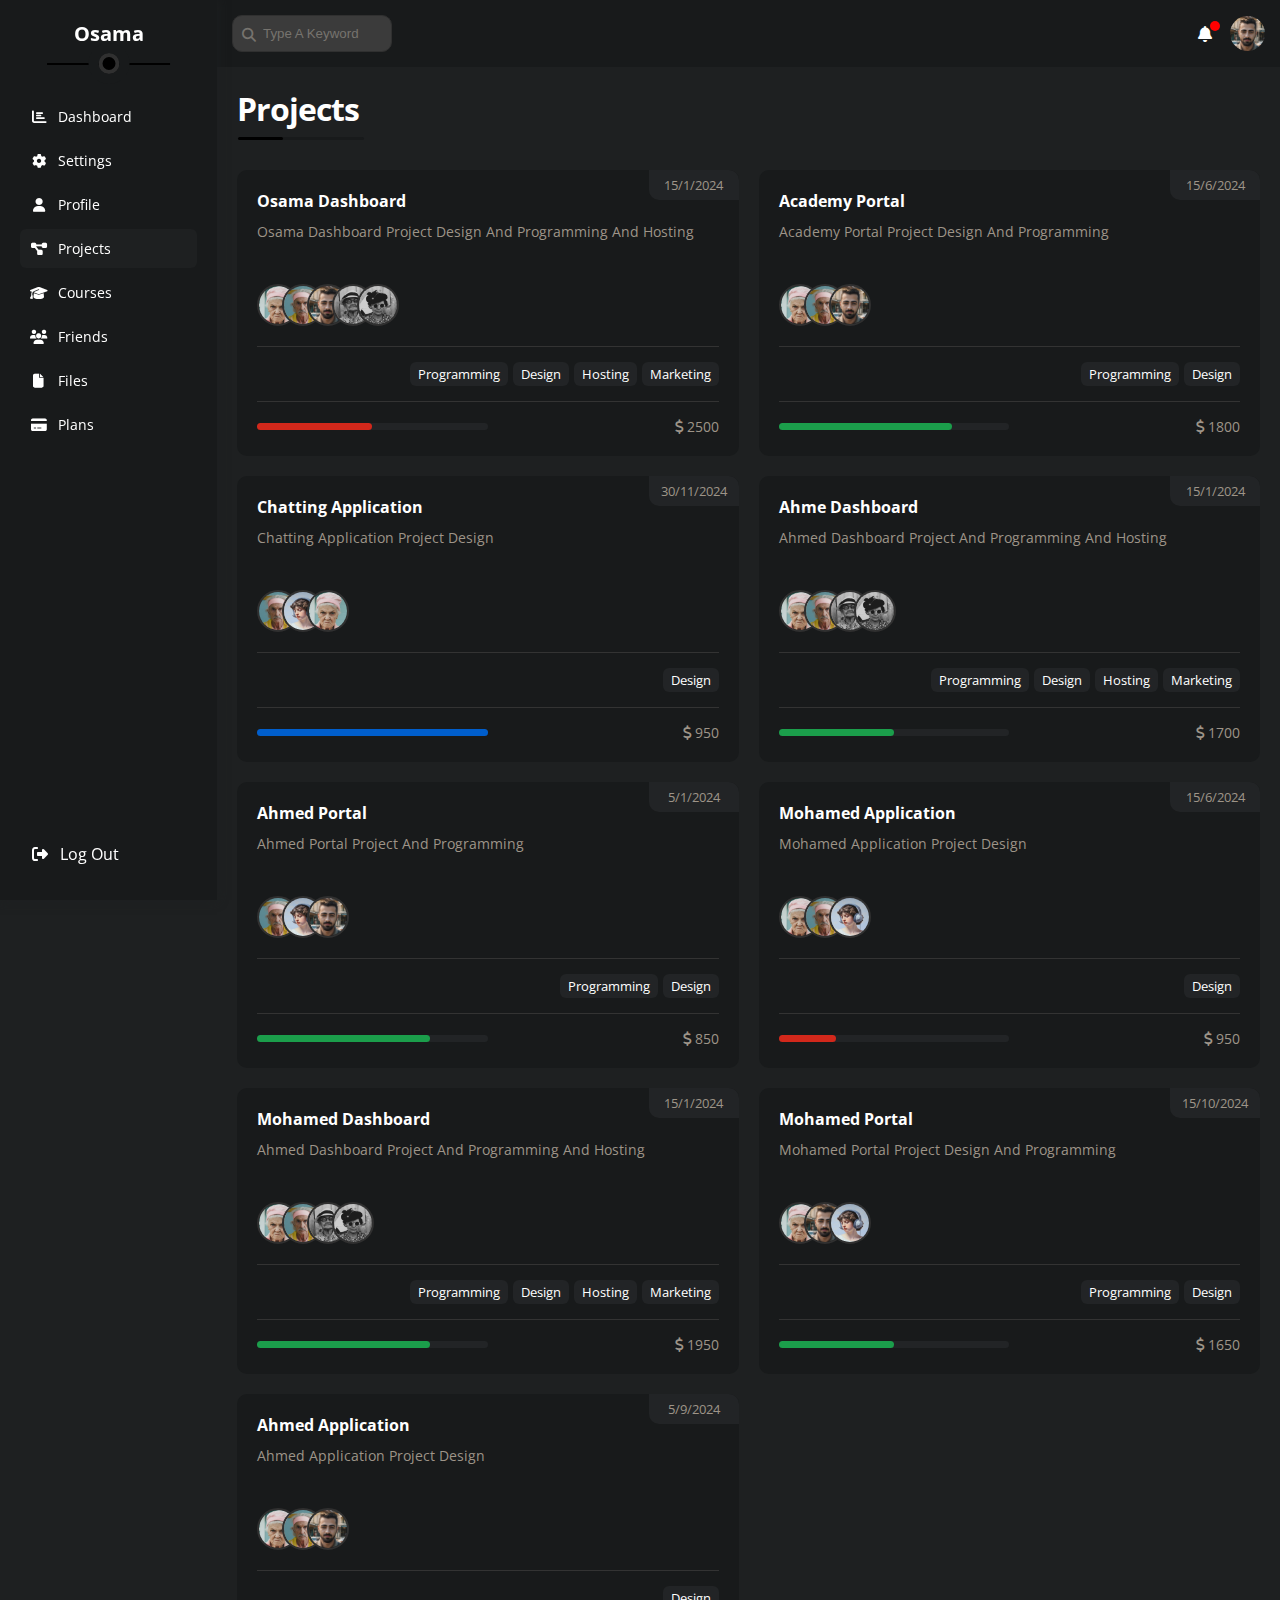
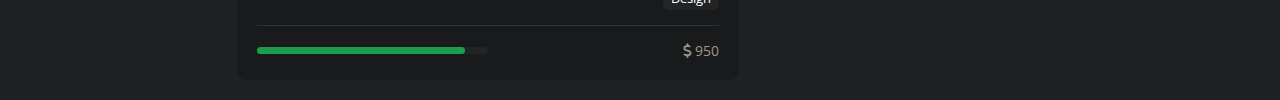
<file: projects.html>
<!DOCTYPE html>
<html lang="en">
<head>
    <meta charset="UTF-8">
    <meta name="viewport" content="width=device-width, initial-scale=1.0">
    <!--    font - cairo    -->
    <link rel="preconnect" href="https://fonts.googleapis.com">
    <link rel="preconnect" href="https://fonts.gstatic.com" crossorigin>
    <link href="https://fonts.googleapis.com/css2?family=Open+Sans:wght@300;400;500;600;700;800&display=swap" rel="stylesheet">
    <!-- css and font awesome -->
    <link rel="stylesheet" href="css/all.min.css">
    <link rel="stylesheet" href="css/framework.css">
    <link rel="stylesheet" href="css/fourth.css">
    <title>Projects</title>
</head>
<body>
    <div class="body d-flex">
        <aside class="p-20 bg-sec d-flex">
            <h3 class="pos-r t-center">osama</h3>
            <ul class="f1">
                <li>
                    <a href="index.html" title="link" class="align-center m-b-5 p-10 trans-speed rad-6 font-14">
                        <i class="fa-solid fa-chart-bar fa-fw"></i>
                        <span class="m-l-10">dashboard</span>
                    </a>
                </li>
                <li>
                    <a href="settings.html" title="link" class="align-center m-b-5 p-10 trans-speed rad-6 font-14">
                        <i class="fa-solid fa-gear fa-fw"></i>
                        <span class="m-l-10">settings</span>
                    </a>
                </li>
                <li>
                    <a href="profile.html" title="link" class="align-center m-b-5 p-10 trans-speed rad-6 font-14">
                        <i class="fa-solid fa-user fa-fw"></i>
                        <span class="m-l-10">profile</span>
                    </a>
                </li>
                <li>
                    <a href="projects.html" title="link" class="active align-center m-b-5 p-10 trans-speed rad-6 font-14">
                        <i class="fa-solid fa-diagram-project fa-fw"></i>
                        <span class="m-l-10">projects</span>
                    </a>
                </li>
                <li>
                    <a href="courses.html" title="link" class=" align-center m-b-5 p-10 trans-speed rad-6 font-14">
                        <i class="fa-solid fa-graduation-cap fa-fw"></i>
                        <span class="m-l-10">courses</span>
                    </a>
                </li>
                <li>
                    <a href="friends.html" title="link" class=" align-center m-b-5 p-10 trans-speed rad-6 font-14">
                        <i class="fa-solid fa-users fa-fw"></i>
                        <span class="m-l-10">friends</span>
                    </a>
                </li>
                <li>
                    <a href="files.html" title="link" class=" align-center m-b-5 p-10 trans-speed rad-6 font-14">
                        <i class="fa-solid fa-file fa-fw"></i>
                        <span class="m-l-10">files</span>
                    </a>
                </li>
                <li>
                    <a href="plans.html" title="link" class=" align-center m-b-5 p-10 trans-speed rad-6 font-14">
                        <i class="fa-solid fa-credit-card fa-fw"></i>
                        <span class="m-l-10">plans</span>
                    </a>
                </li>
            </ul>
            <div class="align-center">
                <a href="login.html" class="align-center m-b-5 p-10 trans-speed rad-6 w-full">
                    <i class="fa-solid fa-right-from-bracket fa-fw"></i>
                    <span class="m-l-10">log out</span>
                </a>
            </div>
        </aside>
        <div class="main-content f1">
            <header class="flex-between p-15 bg-sec">
                <div class="search pos-r">
                    <input class="p-10 trans-speed rad-10" type="search" placeholder="Type A Keyword">
                </div>
                <div class="user align-center pos-r">
                    <i class="fa-solid fa-bell fa-fw"></i>
                    <img src="images/avatar-02.png" alt="image" class="rad-50">
                </div>
            </header>
            <h1 class="pos-r">Projects</h1>
            <section class="projects d-grid-3 gap-20">
                <div class="project-box bg-sec p-20 rad-10 pos-r over-f-h">
                    <span class="date pos-a font-13 color-gray flex-center">15/1/2024</span>
                    <div class="title">
                        <h4>osama dashboard</h4>
                        <p class="color-gray font-14 m-b-10 m-t-10">osama dashboard project design and programming and hosting </p>
                    </div>
                    <div class="team">
                        <a href="#" class="">
                            <img src="images/avatar-01.png" alt="image" class="rad-50">
                        </a>
                        <a href="#" class="">
                            <img src="images/avatar-03.png" alt="image" class="rad-50">
                        </a>
                        <a href="#" class="">
                            <img src="images/avatar-02.png" alt="image" class="rad-50">                        
                        </a>
                        <a href="#" class="">
                            <img src="images/avatar-04.png" alt="image" class="rad-50">
                        </a>
                        <a href="#" class="">
                            <img src="images/avatar-06.png" alt="image" class="rad-50">
                        </a>
                    </div>
                    <div class="do d-flex p-t-15 p-b-15 m-t-15 m-b-15 b-t1 b-b1">
                        <span class="font-13 rad-6 bg-gray">programming</span>
                        <span class="font-13 rad-6 bg-gray">design</span>
                        <span class="font-13 rad-6 bg-gray">hosting</span>
                        <span class="font-13 rad-6 bg-gray">marketing</span>
                    </div>
                    <div class="info flex-between">
                        <div class="rad-6 pos-r">
                            <span class="rad-6 h-full bg-red pos-a" style="width: 50%;"></span>
                        </div>
                        <span class="color-gray font-14">
                            <i class="fa-solid fa-dollar-sign"></i>
                            2500
                        </span>
                    </div>
                </div>
                <div class="project-box bg-sec p-20 rad-10 pos-r over-f-h">
                    <span class="date pos-a font-13 color-gray flex-center">15/6/2024</span>
                    <div class="title">
                        <h4>academy portal</h4>
                        <p class="color-gray font-14 m-b-10 m-t-10">academy portal project design and programming</p>
                    </div>
                    <div class="team">
                        <a href="#" class="">
                            <img src="images/avatar-01.png" alt="image" class="rad-50">
                        </a>
                        <a href="#" class="">
                            <img src="images/avatar-03.png" alt="image" class="rad-50">
                        </a>
                        <a href="#" class="">
                            <img src="images/avatar-02.png" alt="image" class="rad-50">                        
                        </a>
                    </div>
                    <div class="do d-flex p-t-15 p-b-15 m-t-15 m-b-15 b-t1 b-b1">
                        <span class="font-13 rad-6 bg-gray">programming</span>
                        <span class="font-13 rad-6 bg-gray">design</span>
                    </div>
                    <div class="info flex-between">
                        <div class="rad-6 pos-r">
                            <span class="rad-6 h-full bg-green pos-a" style="width: 75%;"></span>
                        </div>
                        <span class="color-gray font-14">
                            <i class="fa-solid fa-dollar-sign"></i>
                            1800
                        </span>
                    </div>
                </div>
                <div class="project-box bg-sec p-20 rad-10 pos-r over-f-h">
                    <span class="date pos-a font-13 color-gray flex-center">30/11/2024</span>
                    <div class="title">
                        <h4>chatting application</h4>
                        <p class="color-gray font-14 m-b-10 m-t-10">chatting application project design</p>
                    </div>
                    <div class="team">
                        <a href="#" class="">
                            <img src="images/avatar-03.png" alt="image" class="rad-50">
                        </a>
                        <a href="#" class="">
                            <img src="images/avatar-05.png" alt="image" class="rad-50">                        
                        </a>
                        <a href="#" class="">
                            <img src="images/avatar-01.png" alt="image" class="rad-50">
                        </a>
                    </div>
                    <div class="do d-flex p-t-15 p-b-15 m-t-15 m-b-15 b-t1 b-b1">
                        <span class="font-13 rad-6 bg-gray">design</span>
                    </div>
                    <div class="info flex-between">
                        <div class="rad-6 pos-r">
                            <span class="rad-6 h-full bg-blue pos-a" style="width: 100%;"></span>
                        </div>
                        <span class="color-gray font-14">
                            <i class="fa-solid fa-dollar-sign"></i>
                            950
                        </span>
                    </div>
                </div>
                <div class="project-box bg-sec p-20 rad-10 pos-r over-f-h">
                    <span class="date pos-a font-13 color-gray flex-center">15/1/2024</span>
                    <div class="title">
                        <h4>ahme dashboard</h4>
                        <p class="color-gray font-14 m-b-10 m-t-10">ahmed dashboard project and programming and hosting</p>
                    </div>
                    <div class="team">
                        <a href="#" class="">
                            <img src="images/avatar-01.png" alt="image" class="rad-50">
                        </a>
                        <a href="#" class="">
                            <img src="images/avatar-03.png" alt="image" class="rad-50">
                        </a>
                        <a href="#" class="">
                            <img src="images/avatar-04.png" alt="image" class="rad-50">
                        </a>
                        <a href="#" class="">
                            <img src="images/avatar-06.png" alt="image" class="rad-50">
                        </a>
                    </div>
                    <div class="do d-flex p-t-15 p-b-15 m-t-15 m-b-15 b-t1 b-b1">
                        <span class="font-13 rad-6 bg-gray">programming</span>
                        <span class="font-13 rad-6 bg-gray">design</span>
                        <span class="font-13 rad-6 bg-gray">hosting</span>
                        <span class="font-13 rad-6 bg-gray">marketing</span>
                    </div>
                    <div class="info flex-between">
                        <div class="rad-6 pos-r">
                            <span class="rad-6 h-full bg-green pos-a" style="width: 50%;"></span>
                        </div>
                        <span class="color-gray font-14">
                            <i class="fa-solid fa-dollar-sign"></i>
                            1700
                        </span>
                    </div>
                </div>
                <div class="project-box bg-sec p-20 rad-10 pos-r over-f-h">
                    <span class="date pos-a font-13 color-gray flex-center">5/1/2024</span>
                    <div class="title">
                        <h4>ahmed portal</h4>
                        <p class="color-gray font-14 m-b-10 m-t-10">ahmed portal project and programming</p>
                    </div>
                    <div class="team">
                        <a href="#" class="">
                            <img src="images/avatar-03.png" alt="image" class="rad-50">
                        </a>
                        <a href="#" class="">
                            <img src="images/avatar-05.png" alt="image" class="rad-50">
                        </a>
                        <a href="#" class="">
                            <img src="images/avatar-02.png" alt="image" class="rad-50">                        
                        </a>
                    </div>
                    <div class="do d-flex p-t-15 p-b-15 m-t-15 m-b-15 b-t1 b-b1">
                        <span class="font-13 rad-6 bg-gray">programming</span>
                        <span class="font-13 rad-6 bg-gray">design</span>
                    </div>
                    <div class="info flex-between">
                        <div class="rad-6 pos-r">
                            <span class="rad-6 h-full bg-green pos-a" style="width: 75%;"></span>
                        </div>
                        <span class="color-gray font-14">
                            <i class="fa-solid fa-dollar-sign"></i>
                            850
                        </span>
                    </div>
                </div>
                <div class="project-box bg-sec p-20 rad-10 pos-r over-f-h">
                    <span class="date pos-a font-13 color-gray flex-center">15/6/2024</span>
                    <div class="title">
                        <h4>mohamed application</h4>
                        <p class="color-gray font-14 m-b-10 m-t-10">mohamed application project design</p>
                    </div>
                    <div class="team">
                        <a href="#" class="">
                            <img src="images/avatar-01.png" alt="image" class="rad-50">
                        </a>
                        <a href="#" class="">
                            <img src="images/avatar-03.png" alt="image" class="rad-50">
                        </a>
                        <a href="#" class="">
                            <img src="images/avatar-05.png" alt="image" class="rad-50">
                        </a>
                    </div>
                    <div class="do d-flex p-t-15 p-b-15 m-t-15 m-b-15 b-t1 b-b1">
                        <span class="font-13 rad-6 bg-gray">design</span>
                    </div>
                    <div class="info flex-between">
                        <div class="rad-6 pos-r">
                            <span class="rad-6 h-full bg-red pos-a" style="width: 25%;"></span>
                        </div>
                        <span class="color-gray font-14">
                            <i class="fa-solid fa-dollar-sign"></i>
                            950
                        </span>
                    </div>
                </div>
                <div class="project-box bg-sec p-20 rad-10 pos-r over-f-h">
                    <span class="date pos-a font-13 color-gray flex-center">15/1/2024</span>
                    <div class="title">
                        <h4>mohamed dashboard</h4>
                        <p class="color-gray font-14 m-b-10 m-t-10">Ahmed Dashboard Project And Programming And Hosting</p>
                    </div>
                    <div class="team">
                        <a href="#" class="">
                            <img src="images/avatar-01.png" alt="image" class="rad-50">
                        </a>
                        <a href="#" class="">
                            <img src="images/avatar-03.png" alt="image" class="rad-50">
                        </a>
                        <a href="#" class="">
                            <img src="images/avatar-04.png" alt="image" class="rad-50">
                        </a>
                        <a href="#" class="">
                            <img src="images/avatar-06.png" alt="image" class="rad-50">
                        </a>
                    </div>
                    <div class="do d-flex p-t-15 p-b-15 m-t-15 m-b-15 b-t1 b-b1">
                        <span class="font-13 rad-6 bg-gray">programming</span>
                        <span class="font-13 rad-6 bg-gray">design</span>
                        <span class="font-13 rad-6 bg-gray">hosting</span>
                        <span class="font-13 rad-6 bg-gray">marketing</span>
                    </div>
                    <div class="info flex-between">
                        <div class="rad-6 pos-r">
                            <span class="rad-6 h-full bg-green pos-a" style="width: 75%;"></span>
                        </div>
                        <span class="color-gray font-14">
                            <i class="fa-solid fa-dollar-sign"></i>
                            1950
                        </span>
                    </div>
                </div>
                <div class="project-box bg-sec p-20 rad-10 pos-r over-f-h">
                    <span class="date pos-a font-13 color-gray flex-center">15/10/2024</span>
                    <div class="title">
                        <h4>mohamed portal</h4>
                        <p class="color-gray font-14 m-b-10 m-t-10">mohamed portal project design and programming</p>
                    </div>
                    <div class="team">
                        <a href="#" class="">
                            <img src="images/avatar-01.png" alt="image" class="rad-50">
                        </a>
                        <a href="#" class="">
                            <img src="images/avatar-02.png" alt="image" class="rad-50">                        
                        </a>
                        <a href="#" class="">
                            <img src="images/avatar-05.png" alt="image" class="rad-50">
                        </a>
                    </div>
                    <div class="do d-flex p-t-15 p-b-15 m-t-15 m-b-15 b-t1 b-b1">
                        <span class="font-13 rad-6 bg-gray">programming</span>
                        <span class="font-13 rad-6 bg-gray">design</span>
                    </div>
                    <div class="info flex-between">
                        <div class="rad-6 pos-r">
                            <span class="rad-6 h-full bg-green pos-a" style="width: 50%;"></span>
                        </div>
                        <span class="color-gray font-14">
                            <i class="fa-solid fa-dollar-sign"></i>
                            1650
                        </span>
                    </div>
                </div>
                <div class="project-box bg-sec p-20 rad-10 pos-r over-f-h">
                    <span class="date pos-a font-13 color-gray flex-center">5/9/2024</span>
                    <div class="title">
                        <h4>ahmed application</h4>
                        <p class="color-gray font-14 m-b-10 m-t-10">ahmed application project design</p>
                    </div>
                    <div class="team">
                        <a href="#" class="">
                            <img src="images/avatar-01.png" alt="image" class="rad-50">
                        </a>
                        <a href="#" class="">
                            <img src="images/avatar-03.png" alt="image" class="rad-50">
                        </a>
                        <a href="#" class="">
                            <img src="images/avatar-02.png" alt="image" class="rad-50">                        
                        </a>
                    </div>
                    <div class="do d-flex p-t-15 p-b-15 m-t-15 m-b-15 b-t1 b-b1">
                        <span class="font-13 rad-6 bg-gray">design</span>
                    </div>
                    <div class="info flex-between">
                        <div class="rad-6 pos-r">
                            <span class="rad-6 h-full bg-green pos-a" style="width: 90%;"></span>
                        </div>
                        <span class="color-gray font-14">
                            <i class="fa-solid fa-dollar-sign"></i>
                            950
                        </span>
                    </div>
                </div>
            </section>
        </div>
    </div>
</body>
</html>
</file>
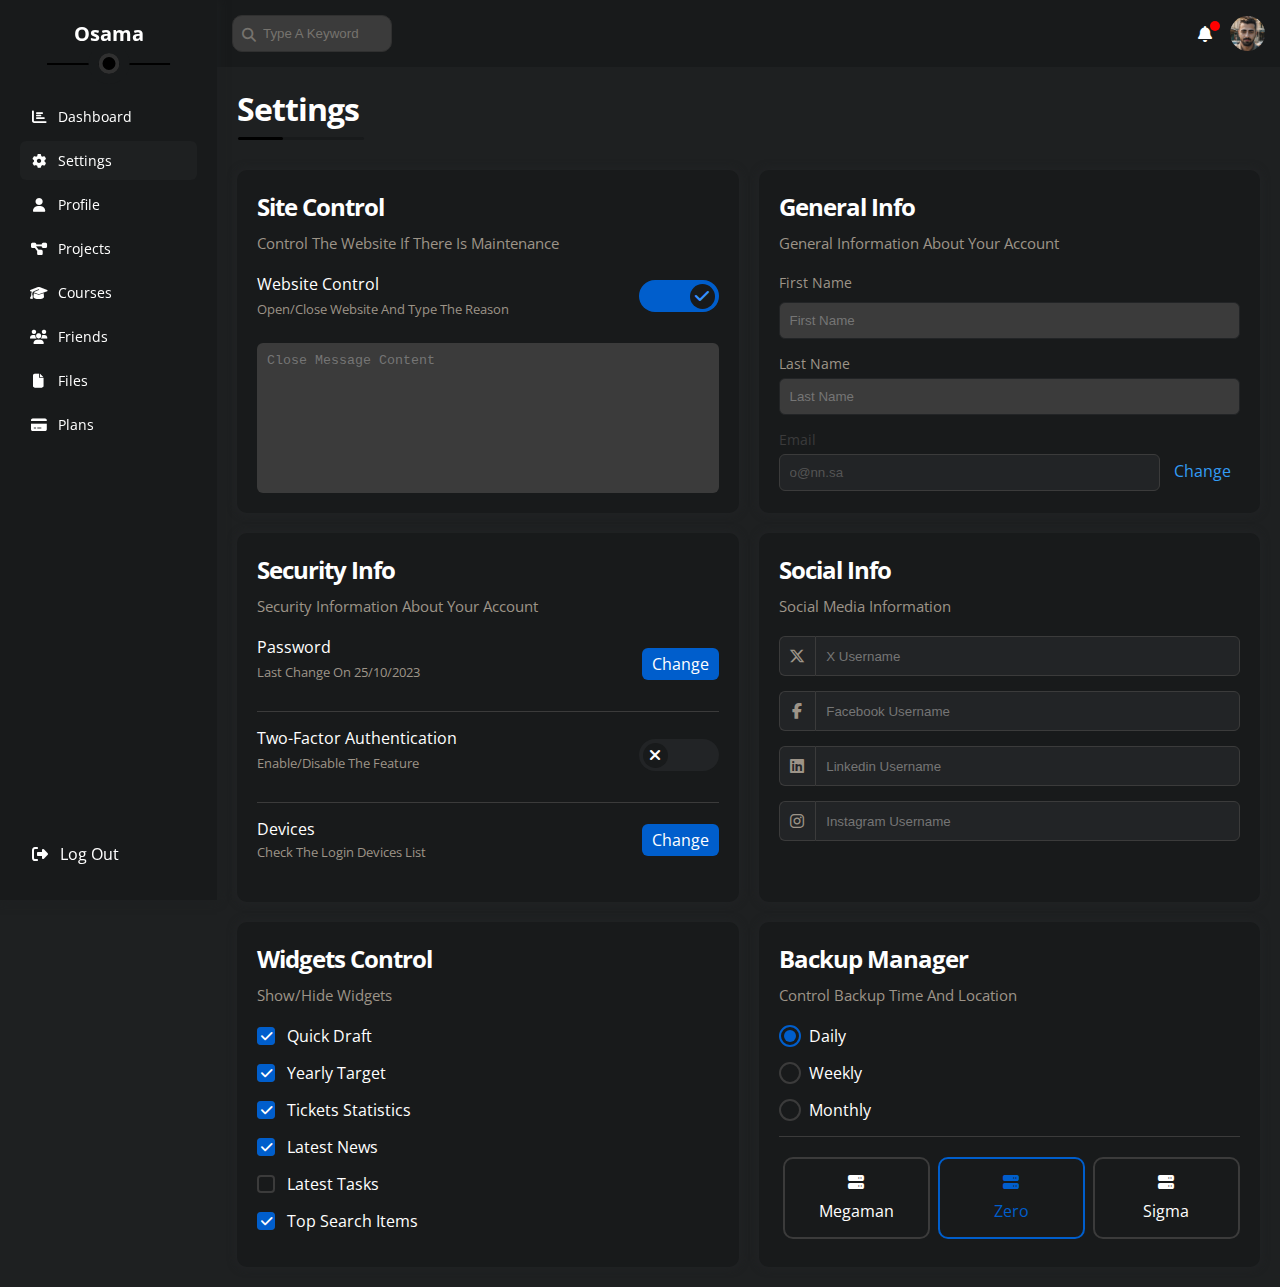
<file: settings.html>
<!DOCTYPE html>
<html lang="en">
<head>
    <meta charset="UTF-8">
    <meta name="viewport" content="width=device-width, initial-scale=1.0">
    <!--    font - cairo    -->
    <link rel="preconnect" href="https://fonts.googleapis.com">
    <link rel="preconnect" href="https://fonts.gstatic.com" crossorigin>
    <link href="https://fonts.googleapis.com/css2?family=Open+Sans:wght@300;400;500;600;700;800&display=swap" rel="stylesheet">
    <!-- css and font awesome -->
    <link rel="stylesheet" href="css/all.min.css">
    <link rel="stylesheet" href="css/framework.css">
    <link rel="stylesheet" href="css/fourth.css">
    <title>settings</title>
</head>
<body>
    <div class="body d-flex">
        <aside class="p-20 bg-sec d-flex">
            <h3 class="pos-r t-center">osama</h3>
            <ul class="f1">
                <li>
                    <a href="index.html" title="link" class="align-center m-b-5 p-10 trans-speed rad-6 font-14">
                        <i class="fa-solid fa-chart-bar fa-fw"></i>
                        <span class="m-l-10">dashboard</span>
                    </a>
                </li>
                <li>
                    <a href="settings.html" title="link" class="active align-center m-b-5 p-10 trans-speed rad-6 font-14">
                        <i class="fa-solid fa-gear fa-fw"></i>
                        <span class="m-l-10">settings</span>
                    </a>
                </li>
                <li>
                    <a href="profile.html" title="link" class=" align-center m-b-5 p-10 trans-speed rad-6 font-14">
                        <i class="fa-solid fa-user fa-fw"></i>
                        <span class="m-l-10">profile</span>
                    </a>
                </li>
                <li>
                    <a href="projects.html" title="link" class=" align-center m-b-5 p-10 trans-speed rad-6 font-14">
                        <i class="fa-solid fa-diagram-project fa-fw"></i>
                        <span class="m-l-10">projects</span>
                    </a>
                </li>
                <li>
                    <a href="courses.html" title="link" class=" align-center m-b-5 p-10 trans-speed rad-6 font-14">
                        <i class="fa-solid fa-graduation-cap fa-fw"></i>
                        <span class="m-l-10">courses</span>
                    </a>
                </li>
                <li>
                    <a href="friends.html" title="link" class=" align-center m-b-5 p-10 trans-speed rad-6 font-14">
                        <i class="fa-solid fa-users fa-fw"></i>
                        <span class="m-l-10">friends</span>
                    </a>
                </li>
                <li>
                    <a href="files.html" title="link" class=" align-center m-b-5 p-10 trans-speed rad-6 font-14">
                        <i class="fa-solid fa-file fa-fw"></i>
                        <span class="m-l-10">files</span>
                    </a>
                </li>
                <li>
                    <a href="plans.html" title="link" class=" align-center m-b-5 p-10 trans-speed rad-6 font-14">
                        <i class="fa-solid fa-credit-card fa-fw"></i>
                        <span class="m-l-10">plans</span>
                    </a>
                </li>
            </ul>
            <div class="align-center">
                <a href="login.html" class="align-center m-b-5 p-10 trans-speed rad-6 w-full">
                    <i class="fa-solid fa-right-from-bracket fa-fw"></i>
                    <span class="m-l-10">log out</span>
                </a>
            </div>
        </aside>
        <div class="main-content f1">
            <header class="flex-between p-15 bg-sec">
                <div class="search pos-r">
                    <input class="p-10 trans-speed rad-10" type="search" placeholder="Type A Keyword">
                </div>
                <div class="user align-center pos-r">
                    <i class="fa-solid fa-bell fa-fw"></i>
                    <img src="images/avatar-02.png" alt="image" class="rad-50">
                </div>
            </header>
            <h1 class="pos-r">settings</h1>
            <section class="settings-page d-grid-3 gap-20">
                <div class="card site-control p-20 rad-10 bg-sec">
                    <div class="text">
                        <h2 class="m-b-10">site control</h2>
                        <p class="color-gray m-b-20 font-15">control the website if there is maintenance</p>
                    </div>
                    <div class="flex-between flex-wrap">
                        <div class="f1">
                            <span class="d-b m-b-5">website control</span>
                            <p class="color-gray font-13 ">open/close website and type the reason</p>
                        </div>
                        <div>
                            <label>
                                <input type="checkbox" class="toggle-checkbox" checked >
                                <div class="toggle-switch trans-speed pos-r"></div>
                            </label>
                        </div>
                        <textarea placeholder="Close Message Content" class="p-10 rad-6 "></textarea>
                    </div>
                </div>
                <div class="card general-info p-20 rad-10 bg-sec">
                    <div class="text">
                        <h2 class="m-b-10">general info</h2>
                        <p class="color-gray m-b-20 font-15">general information about your account</p>
                    </div>
                    <div>
                        <form action="" class="d-b flex-column flex-wrap">
                            <div class="m-b-15">
                                <label for="first" class="font-14 d-b m-b-10 color-gray">
                                    first name
                                </label>
                                <input type="text" placeholder="First Name" id="first" class="d-b p-10 rad-6">
                            </div>
                            <div class="m-b-15">
                                <label for="last" class="font-14 d-b m-b-5 color-gray">
                                    last name
                                </label>
                                <input type="text" placeholder="Last Name" id="last" class="d-b p-10 rad-6">
                            </div>
                            <div class="">
                                <label for="email" class="font-14 d-b m-b-5">
                                    email
                                </label>
                                <input type="email" value="o@nn.sa" disabled id="email" class="p-10 rad-6">
                                <a href="#" class="color-blue trans-speed">change</a>
                            </div>
                        </form>
                    </div>
                </div>
                <div class="card security-info p-20 rad-10 bg-sec">
                    <div class="text">
                        <h2 class="m-b-10">security info</h2>
                        <p class="color-gray m-b-20 font-15 m-b-10 d-b">security information about your account</p>
                        <div class="box flex-between">
                            <div>
                                <p class="m-b-5">password</p>
                                <span class="font-13 color-gray m-b-10 d-b">last change on 25/10/2023</span>
                            </div>
                            <a href="#" class="bg-blue p-5-10 rad-6 trans-speed ">change</a>
                        </div>
                        <div class="box flex-between">
                            <div>
                                <p class="m-b-5">two-factor authentication</p>
                                <span class="color-gray font-13 m-b-10 d-b">enable/Disable the feature</span>
                            </div>
                            <label>
                                <input type="checkbox" class="toggle-checkbox"  >
                                <div class="toggle-switch trans-speed pos-r"></div>
                            </label>
                        </div>
                        <div class="box flex-between">
                            <div>
                                <p class="">devices</p>
                                <span class="font-13 color-gray">check the login devices list</span>
                            </div>
                            <a href="#" class="bg-blue p-5-10 rad-6 trans-speed ">change</a>
                        </div>
                    </div>
                </div>
                <div class="card social-info p-20 rad-10 bg-sec">
                    <div class="text">
                        <h2 class="m-b-10">social info</h2>
                        <p class="color-gray m-b-20 font-15">social media information</p>
                    </div>
                    <div class="align-center m-b-15">
                        <i class="fa-brands fa-x-twitter fa-fw flex-center trans-speed color-gray"></i>
                        <input type="text" class="p-10 color-white" id="x" placeholder="X Username">
                    </div>
                    <div class="align-center m-b-15">
                        <i class="fa-brands fa-facebook-f fa-fw flex-center trans-speed color-gray"></i>
                        <input type="text" class="p-10 color-white" id="facebook" placeholder="Facebook Username">
                    </div>
                    <div class="align-center m-b-15">
                        <i class="fa-brands fa-linkedin fa-fw flex-center trans-speed color-gray"></i>
                        <input type="text" class="p-10 color-white" id="linkedin" placeholder="Linkedin Username">
                    </div>
                    <div class="align-center">
                        <i class="fa-brands fa-instagram fa-fw flex-center trans-speed color-gray"></i>
                        <input type="text" class="p-10 color-white" id="instagarm" placeholder="Instagram Username">
                    </div>
                </div>
                <div class="card widgets-control p-20 rad-10 bg-sec">
                    <div class="text">
                        <h2 class="m-b-10">widgets control</h2>
                        <p class="color-gray m-b-20 font-15">Show/Hide widgets</p>
                    </div>
                    <div class="widget align-center m-b-15">
                        <input type="checkbox" id="one" checked class="appearance-none">
                        <label for="one" class="pos-r cursor-p p-l-30">
                                quick draft 
                        </label>
                    </div>
                    <div class="widget align-center m-b-15">
                        <input type="checkbox" id="two" checked class="appearance-none">
                        <label for="two" class="pos-r cursor-p p-l-30">
                                yearly target 
                        </label>
                    </div>
                    <div class="widget align-center m-b-15">
                        <input type="checkbox" id="three" checked class="appearance-none">
                        <label for="three" class="pos-r cursor-p p-l-30">
                                tickets statistics 
                        </label>
                    </div>
                    <div class="widget align-center m-b-15">
                        <input type="checkbox" id="four" checked class="appearance-none">
                        <label for="four" class="pos-r cursor-p p-l-30">
                                latest news 
                        </label>
                    </div>
                    <div class="widget align-center m-b-15">
                        <input type="checkbox" id="five" class="appearance-none">
                        <label for="five" class="pos-r cursor-p p-l-30">
                                latest tasks 
                        </label>
                    </div>
                    <div class="widget align-center m-b-15">
                        <input type="checkbox" id="six" checked class="appearance-none">
                        <label for="six" class="pos-r cursor-p p-l-30">
                                top search items 
                        </label>
                    </div>
                </div>
                <div class="card backup-manager p-20 rad-10 bg-sec">
                    <div class="text">
                        <h2 class="m-b-10">backup manager</h2>
                        <p class="color-gray m-b-20 font-15">control backup time and location</p>
                    </div>
                    <div class="date m-b-15 align-center">
                        <input type="radio" id="daily" name="time" class="appearance-none" checked>
                        <label for="daily" class="pos-r cursor-p p-l-30">
                            daily
                        </label>
                    </div>
                    <div class="date m-b-15 align-center">
                        <input type="radio" id="weekly" name="time" class="appearance-none">
                        <label for="weekly" class="pos-r cursor-p p-l-30">
                            weekly
                        </label>
                    </div>
                    <div class="date m-b-15 align-center">
                        <input type="radio" id="monthly" name="time" class="appearance-none">
                        <label for="monthly" class="pos-r cursor-p p-l-30">
                            monthly
                        </label>
                    </div>
                    <div class="servers flex-between t-center">
                        <input type="radio" id="server-one" name="servers" class="appearance-none">
                        <div class="server m-b-5 rad-10">
                            <label for="server-one" class="d-b m-15 cursor-p">
                                <i class="fa-solid fa-server d-b m-b-10"></i>
                                megaman
                            </label>
                        </div>
                        <input type="radio" id="server-two" name="servers" class="appearance-none" checked>
                        <div class="server m-b-5 rad-10">
                            <label for="server-two" class="d-b m-15 cursor-p">
                                <i class="fa-solid fa-server d-b m-b-10"></i>
                                zero
                            </label>
                        </div>
                        <input type="radio" id="server-three" name="servers" class="appearance-none">
                        <div class="server m-b-5 rad-10">
                            <label for="server-three" class="d-b m-15 cursor-p">
                                <i class="fa-solid fa-server d-b m-b-10"></i>
                                sigma
                            </label>
                        </div>
                    </div>
                </div>
            </section>
        </div>
    </div>
</body>
</html>
</file>
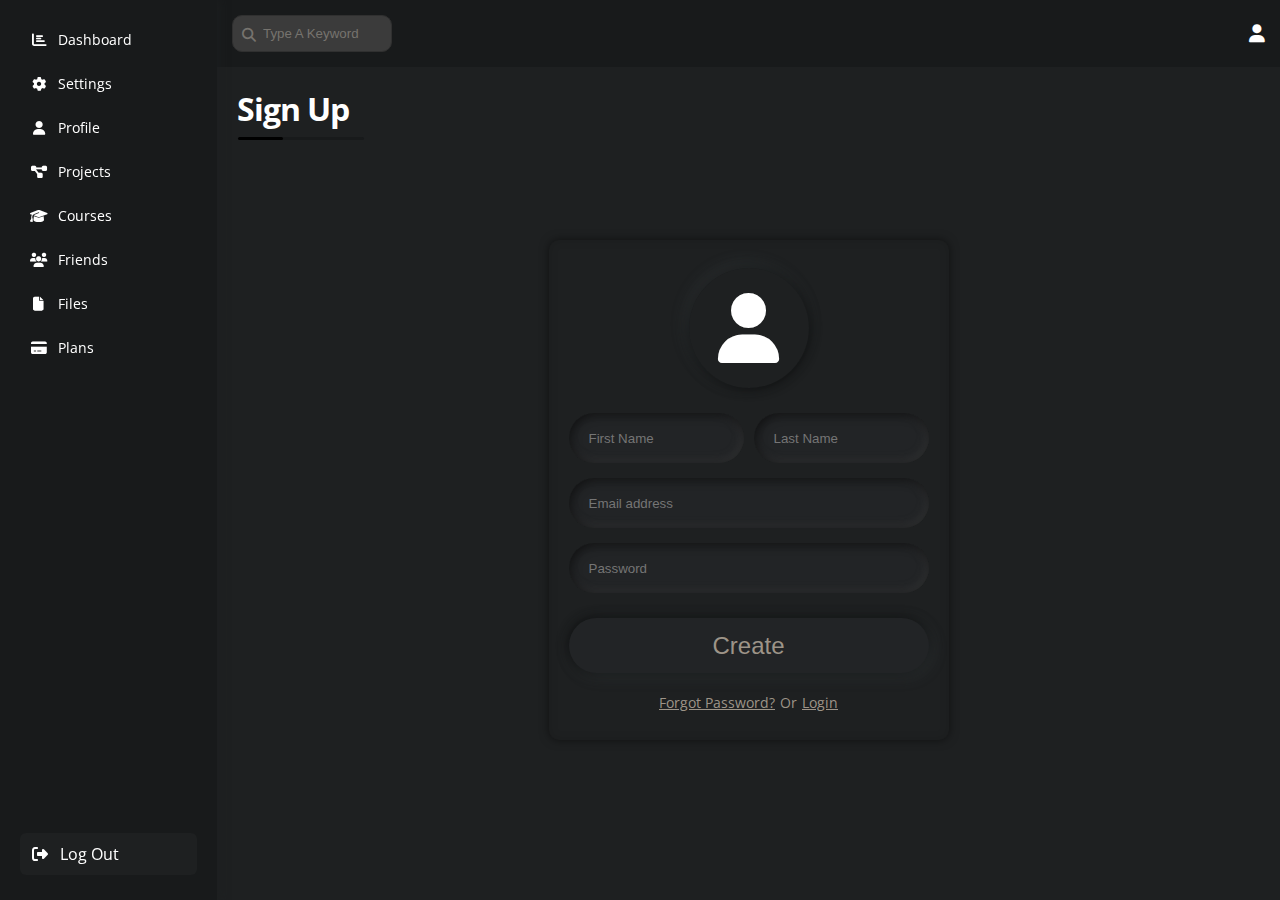
<file: sign-up.html>
<!DOCTYPE html>
<html lang="en">
<head>
    <meta charset="UTF-8">
    <meta name="viewport" content="width=device-width, initial-scale=1.0">
    <!--    font - cairo    -->
    <link rel="preconnect" href="https://fonts.googleapis.com">
    <link rel="preconnect" href="https://fonts.gstatic.com" crossorigin>
    <link href="https://fonts.googleapis.com/css2?family=Open+Sans:wght@300;400;500;600;700;800&display=swap" rel="stylesheet">
    <!-- css and font awesome -->
    <link rel="stylesheet" href="css/all.min.css">
    <link rel="stylesheet" href="css/framework.css">
    <link rel="stylesheet" href="css/fourth.css">
    <title>Sign Up</title>
</head>
<body>
    <div class="body d-flex">
        <aside class="p-20 bg-sec d-flex">
            <ul class="f1 m-t-0">
                <li>
                    <a href="index.html" title="link" class="align-center m-b-5 p-10 trans-speed rad-6 font-14">
                        <i class="fa-solid fa-chart-bar fa-fw"></i>
                        <span class="m-l-10">dashboard</span>
                    </a>
                </li>
                <li>
                    <a href="settings.html" title="link" class=" align-center m-b-5 p-10 trans-speed rad-6 font-14">
                        <i class="fa-solid fa-gear fa-fw"></i>
                        <span class="m-l-10">settings</span>
                    </a>
                </li>
                <li>
                    <a href="profile.html" title="link" class=" align-center m-b-5 p-10 trans-speed rad-6 font-14">
                        <i class="fa-solid fa-user fa-fw"></i>
                        <span class="m-l-10">profile</span>
                    </a>
                </li>
                <li>
                    <a href="projects.html" title="link" class=" align-center m-b-5 p-10 trans-speed rad-6 font-14">
                        <i class="fa-solid fa-diagram-project fa-fw"></i>
                        <span class="m-l-10">projects</span>
                    </a>
                </li>
                <li>
                    <a href="courses.html" title="link" class=" align-center m-b-5 p-10 trans-speed rad-6 font-14">
                        <i class="fa-solid fa-graduation-cap fa-fw"></i>
                        <span class="m-l-10">courses</span>
                    </a>
                </li>
                <li>
                    <a href="friends.html" title="link" class=" align-center m-b-5 p-10 trans-speed rad-6 font-14">
                        <i class="fa-solid fa-users fa-fw"></i>
                        <span class="m-l-10">friends</span>
                    </a>
                </li>
                <li>
                    <a href="files.html" title="link" class=" align-center m-b-5 p-10 trans-speed rad-6 font-14">
                        <i class="fa-solid fa-file fa-fw"></i>
                        <span class="m-l-10">files</span>
                    </a>
                </li>
                <li>
                    <a href="plans.html" title="link" class=" align-center m-b-5 p-10 trans-speed rad-6 font-14">
                        <i class="fa-solid fa-credit-card fa-fw"></i>
                        <span class="m-l-10">plans</span>
                    </a>
                </li>
            </ul>
            <div class="align-center">
                <a href="login.html" class="active align-center m-b-5 p-10 trans-speed rad-6 w-full">
                    <i class="fa-solid fa-right-from-bracket fa-fw"></i>
                    <span class="m-l-10">log out</span>
                </a>
            </div>
        </aside>
        <div class="main-content f1 over-f-h">
            <header class="flex-between p-15 bg-sec">
                <div class="search pos-r">
                    <input class="p-10 trans-speed rad-10" type="search" placeholder="Type A Keyword">
                </div>
                <a href="login.html" class="cursor-p">
                    <i class="fa-solid fa-user font-18"></i>
                </a>
            </header>
            <h1 class="pos-r">sign up</h1>
            <section class="sign-page flex-center">
                <div class="box p-20 rad-10 flex-center flex-column">
                        <i class="fa-solid fa-user flex-center rad-50 m-t-35 m-b-25"></i>
                    <form>
                        <div class="flex-between">
                            <input type="text" placeholder="First Name" class="b-none p-20 m-b-15" required>
                            <input type="text" placeholder="Last Name" class="b-none p-20  m-b-15" required>
                        </div>
                        <input type="email" placeholder="Email address" class="b-none p-20 w-full m-b-15" required>
                        <input type="password" placeholder="Password" class="b-none p-20 w-full m-b-25" required minlength="8">
                        <input type="submit" value="Create" class="b-none p-10 w-full m-b-15 cursor-p trans-speed">
                    </form>
                    <div class="flex-center font-14 color-gray flex-wrap m-b-35 m-t-5">
                        <a href="#" class="color-gray trans-speed">forgot password?</a> 
                        <span class="m-l-5"> or </span>
                        <a href="login.html" class="color-gray m-l-5 trans-speed">login</a>
                    </div>
                </div>
            </section>
        </div>
    </div>
</body>
</html>
</file>
<file: css/framework.css>
/* start box style */
.d-flex {
    display: flex;
}
.flex-column {
    flex-direction: column;
    display: flex;
}
.flex-center {
    display: flex;
    justify-content: center;
    align-items: center;
}
.flex-between {
    display: flex;
    justify-content: space-between;
    align-items: center;
}
.align-center {
    display: flex;
    align-items: center;
}
.flex-wrap {
    flex-wrap: wrap;
}
.f1 {
    flex: 1;
}
.f2 {
    flex: 2;
}
.d-grid-3 {
    display: grid;
    grid-template-columns: repeat(auto-fill, minmax(450px, 1fr));
}
.d-grid-4 {
    display: grid;
    grid-template-columns: repeat(auto-fill, minmax(300px, 1fr));
}
.d-grid-6 {
    display: grid;
    grid-template-columns: repeat(auto-fill, minmax(200px, 1fr));
}
.gap-10 {
    gap: 10px;
}
.gap-15 {
    gap: 15px;
}
.gap-20 {
    gap: 20px;
}
@media (max-width: 768px) {
    .hide-mobile {
        display: none;
    }
}
.d-b {
    display: block;
}
.pos-r {
    position: relative;
}
.pos-a {
    position: absolute;
}
.over-f-h {
    overflow: hidden;
}
.w-full {
    width: 100%;
}
.h-full {
    height: 100%;
}
/* end box style */
/* start padding & margin */
.p-10 {
    padding: 10px;
}
.p-t-10 {
    padding-top: 10px;
}
.p-b-10 {
    padding-bottom: 10px;
}
.p-15 {
    padding: 15px;
}
.p-t-15 {
    padding-top: 15px;
}
.p-b-15 {
    padding-bottom: 15px;
}
.p-20 {
    padding: 20px;
}
.p-b-20 {
    padding-bottom: 20px;
}
.p-4-10 {
    padding: 4px 10px;
}
.p-5-10 {
    padding: 5px 10px;
}
.p-l-30 {
    padding-left: 30px;
}

.m-t-0 {
    margin-top: 0px;
}
.m-t-5 {
    margin-top: 5px;
}
.m-l-5 {
    margin-left: 5px;
}
.m-b-5 {
    margin-bottom: 5px;
}
.m-t-10 {
    margin-top: 10px;
}
.m-b-10 {
    margin-bottom: 10px;
}
.m-l-10 {
    margin-left: 10px;
}
.m-15 {
    margin: 15px;
}
.m-t-15 {
    margin-top: 15px;
}
.m-b-15 {
    margin-bottom: 15px;
}
.m-t-20 {
    margin-top: 20px;
}
.m-b-20 {
    margin-bottom: 20px;
}
.m-b-25 {
    margin-bottom: 25px;
}
.m-b-30 {
    margin-bottom: 30px;
}
.m-t-35 {
    margin-top: 35px;
}
.m-b-35 {
    margin-bottom: 35px;
}
/* end padding & margin */
/* start border & border radius */
.b-none {
    border: none;
}
.b-1 {
    border: 1px solid #333;
}
.b-t1 {
    border-top: 1px solid #333;
}
.b-r1 {
    border-right: 1px solid #333;
}
.b-b1 {
    border-bottom: 1px solid #333;
}
.b-l1 {
    border-left: 1px solid #333;
}
.rad-2 {
    border-radius: 2px;    
}
.rad-6 {
    border-radius: 6px;    
}
.rad-10 {
    border-radius: 10px;    
}
.rad-50 {
    border-radius: 50%;    
}
/* end border & border radius */
/* start fonts */
.font-13 {
    font-size: 13px;
}
.font-14 {
    font-size: 14px;
}
.font-15 {
    font-size: 15px;
}
.font-16 {
    font-size: 16px;
}
.font-18 {
    font-size: 18px;
}
.font-22 {
    font-size: 22px;
}
.font-b {
    font-weight: bold;
}
.t-center {
    text-align: center;
}
/* end fonts */
/* start colors */
.insta-color {
    background: linear-gradient(210deg, #405de6, #5851db, #833ab4 ,#c13584 ,#e1306c ,#fd1d1d ,#f56040 ,#f77737 ,#fcaf45 ,#ffdc80 );
}
.bg-blue {
    background-color: #005ecc;
}
.bg-blue-d {
    background-color: #13283f;
}
.bg-gold {
    background-color: #c37e08;
}
.bg-orange {
    background-color: #f59e0b;
}
.bg-yellow {
    background-color: #c37e08;
}
.bg-yellow-d {
    background-color: #3a2e18;
}
.bg-green {
    background-color: #1b9e4b;
}
.bg-green-d {
    background-color: #183525;
}
.bg-green-d2 {
    background-color: #3a4733;
}
.bg-red {
    background-color: #d2281b;
}
.bg-red-d {
    background-color: #b12116;
}
.bg-red-d2 {
    background-color: #3d1b19;
}
.bg-gray {
    background-color: #303030;
}
.bg-sec {
    background-color: #181a1b;
}
.color-white {
    color: white;
}
.color-blue {
    color: #339df6;
}
.color-blue-alt {
    color: #00499f;
}
.color-yellow-l {
    color: #c37e08;
}
.color-yellow {
    color: #f2a623;
}
.color-orange {
    color: #f59e0b;
}
.color-gold {
    color: #c37e08;
}
.color-green {
    color: #1b9e4b;
}
.color-green-l {
    color: #4ae081;
}
.color-green-d {
    color: #3a4733;
}
.color-red-l {
    color: #ea3333;
}
.color-red {
    color: #d2281b;
}
.color-gray {
    color: #9d9488;
}
/* end colors */
/*  start transition */
.trans-speed {
    transition: .3s;
} 
.trans-slow {
    transition: 1s;
} 
/*  end transition */
/* start  */
.appearance-none {
    appearance: none;
}
.cursor-p {
    cursor: pointer;
}
/* end  */

@media (max-width: 767px) {
    .mob-f-col {
        flex-direction: column;
    }
    .mob-w-full {
        width: 100%;
    }
    .mob-t-center {
        text-align: center;
    }
    .mob-hide {
        display: none;
    }
}
</file>
<file: css/fourth.css>
* {
    padding: 0;
    margin: 0;
    box-sizing: border-box;
}
body {
    font-family: 'Open Sans', sans-serif;
    background-color: var(--main-bg-color);
    color: var(--text-color);
    text-transform: capitalize;
}
:focus {
    outline: none;
}
:root {
    --facebook-color: #1877f2;
    --instagram-color: #a91849;
    --linkedin-color: #0a66c2;
    --red-color: #d2281b;
    --blue-color: #005ecc;
    --blue-alt-color: #00499f;
    --blue-lite-color: #3592ff;
    --gold-color: #c37e08;
    --yellow-color: #c37e08;
    --orange-color: #f59e0b;
    --green-color-lite: #1b9e4b;
    --green-color-d: #16833e;
    --green-color: #3a4733;
    --green-alt-color: #333f2d;
    --text-color: #fff; 
    --text-color-light: #9d9488; 
    --text-color-lighter: #76736e; 
    --main-section-bg-color: #181a1b;
    --main-bg-color: #1e2021;
    --main-bg-color-card: #222426;
    --main-bg-color-light: #303030;
    --main-bg-color-lighter: #3b3b3b;
    --font-awesome: "Font Awesome 6 Free";
    --main-transition: .3s;
}
::selection {
    background-color: var(--main-bg-color-light);
    color: var(--text-color);
}
::-webkit-scrollbar {
    width: 12px;
}
::-webkit-scrollbar-thumb {
    background-color: var(--main-section-bg-color);
}
::-webkit-scrollbar-thumb:hover {
    background-color: var(--main-bg-color-lighter);
}
::-webkit-scrollbar-track {
    background-color: var(--main-bg-color);
}
::-webkit-scrollbar-corner {
    background-color: var(--main-bg-color);
}
a {
    text-decoration: none;
    color: white;
}
ul {
    list-style: none;
}
/* end global rules */

/* start sidebar */
aside {
    position: fixed;
    height: 100dvh;
    min-width: 217px;
    max-width: 217px;
    z-index: 100;
    box-shadow: 0 0 10px var(--main-bg-color);
    flex-direction: column;
}
aside h3 { 
    margin: 0 0 50px;
    font-size: 20px;
}
aside h3::before,
aside h3::after  { 
    content: "";
    position: absolute;
    background-color: #000;
    left: 50%;
    bottom: -18px;
    transform: translatex(-50%)
}
aside h3::before { 
    width: 70%;
    height: 2px;
}
aside h3::after { 
    border-radius: 50%;
    bottom: -27px;
    width: 13px;
    height: 13px;
    border: 4px solid var(--main-bg-color-light);
    outline: 10px solid var(--main-section-bg-color);
}
aside a.active {
    background-color: var(--main-bg-color);
}
aside a:hover { 
    background-color: var(--main-bg-color);
}
@media (max-width: 767px) {
    aside {
        min-width: 58px;
        max-width: 58px;
        padding: 10px !important;
    }
    aside ul {
        margin-top: 10px;
    }
    aside h3::before,
    aside h3::after  { 
        display: none;
    }
    aside h3 {
        margin-bottom: 15px;
        font-size: 13px;
        letter-spacing: -0.8px;
    }
    aside a span { 
        display: none;
    }
}
/* end sidebar */
/* start main-content */
/* start header */
.main-content {
    position: relative;
    max-width: calc(100% - 217px);
    left: 217px;
}
@media (max-width: 767px) {
    .main-content {
        position: relative;
        max-width: calc(100% - 58px);
        left: 58px;
    }
}
header .search::before {
    content: "\f002";
    font-family: "Font Awesome 6 Free";
    font-weight: 800;
    position: absolute;
    left: 10px;
    top: 50%;
    font-size: 14px;
    color: var(--text-color-lighter);
    transform: translateY(-50%);
}
header .search [type="search"] {
    background-color: var(--main-bg-color-lighter);
    padding-left: 30px;
    width: 160px;
    color: var(--text-color);
    border: 1px solid var(--main-bg-color-light);
}
header .search [type="search"]:focus {
    width: 200px;
}
header .search [type="search"]::placeholder {
    color: var(--text-color-lighter);
}
header .user::before {
    content: "";
    position: absolute;
    width: 10px;
    height: 10px;
    border-radius: 50%;
    background-color: red;
    animation: in-out-color 1s ease-in-out infinite alternate;
    top: 5px;
    right: 45px;
    z-index: 5;
}
@keyframes in-out-color {
    from {
        background-color: red;
        transform: scale(1);
    }
    to {
        background-color: #a91409;
        transform: scale(0.9);
    }
}
header .user::after {
    content: "notification";
    position: absolute;
    text-transform: lowercase;
    background-color: var(--main-bg-color-light);
    padding: 5px 10px;
    right: 15px;
    bottom: -35px;
    font-size: 13px;
    border-radius: 6px;
    border: 1px solid var(--text-color-lighter);
    visibility: hidden;
    transition: var(--main-transition);
}
header .user:hover::after{
    visibility: visible;
}
header .user img {
    max-width: 35px;
    margin-left: 15px;
}
/* end header */
/* start main title */
h1 {
    margin: 20px 20px 40px;
    letter-spacing: -1px;
}
h1::before,
h1::after  {
    content: "";
    position: absolute;
    height: 3px;
    left: 2px;
    bottom: -10px;
    border-radius: 5px;
}
h1::before {
    background-color: var(--main-section-bg-color);
    width: 125px;
}
h1::after {
    left: 1px;
    background-color: #000;
    width: 45px;
}
/* end main title */
/* start main-section */
/* start global */
section {
    margin: 20px;
}
section .card {
    box-shadow: 0 0 10px var(--main-bg-color-card);
}
section .card > .text h2 { 
    letter-spacing: -1px;
}
section .card .card-button {
    background-color: var(--blue-color);
    width: fit-content;
    margin: 0 20px 15px auto;
}
section .card .card-button:hover {
    background-color: var(--blue-alt-color);
}
/* end global */
/* start welcome card */
section .welcome .head {
    background-color: var(--main-bg-color-card);
    border-radius: 10px 10px 0 0;
}
section .welcome .head img {
    width: 200px;
    margin-bottom: -10px;
}
section .welcome > img {    
    width: 70px;
    left: 10px;
    border: 4px solid var(--main-bg-color-card);
    margin-top: -35px;
    margin-left: 20px;
}
section .welcome .content {
    border-top: 1px solid var(--main-bg-color-light);
    border-bottom: 1px solid var(--main-bg-color-light);
    margin: 20px 0;
}
@media (max-width: 768px) {
    section .welcome {
        text-align: center;
    }
    section .welcome .head {
        padding-bottom: 40px;
    }
    section .welcome > img {
        margin-left: 0;
        width: 80px;
        margin-top: -50px;
    }
    section .welcome .content {
        flex-direction: column;
    }
    section .welcome .content > div:not(:last-child) {
        margin-bottom: 20px;
    }
}
/* end welcome card */
/* start draft card */
section .quick-draft form [type="text"] { 
    width: 100%;
    background-color: var(--main-bg-color-light);
    border: none;
    color: white;
}
section .quick-draft form textarea { 
    min-height: 180px;
    resize: none;
    width: 100%;
    margin: 20px 0;
    background-color: var(--main-bg-color-light);
    border: none;
    color: white;
}
section .quick-draft .card-button {
    background-color: var(--blue-color);
    padding: 5px 15px;
    width: fit-content;
    margin: 0 0 0 auto;
}
/* end draft card */
/* start target card */
section .yearly-targets .details .icon {
    width: 80px;
    height: 80px;
    box-shadow: inset 0px 0px 100px #00000052;
}
section .yearly-targets .details .content .stats  {
    height: 4px;
    width: 100%;
}
section .yearly-targets .details .content .stats > span {
    height: 100%;
}
.yearly-targets .details .content .stats > span span {
    position: absolute;
    top: -30px;
    right: -17px;
    color: var(--text-color);
    padding: 0 5px;
    letter-spacing: -1px;
}
.yearly-targets .details .content .stats > span span::before {
    content: "";
    position: absolute;
    bottom: -15px;
    left: 50%;
    transform: translateX(-50%);
    border: 8px solid;
}
.yearly-targets .details.money .content .stats > span span::before {
    border-color: var(--blue-color) transparent transparent;
}
.yearly-targets .details.projects .content .stats > span span::before {
    border-color: var(--yellow-color) transparent transparent;
}
.yearly-targets .details.team .content .stats > span span::before {
    border-color: var(--green-color-lite) transparent transparent;
}
/* end target card */
/* start statistic card */
section .statistics .content .box {
    flex-basis: calc((100% - 20px) / 2);
    border: 1px solid var(--main-bg-color-lighter);
}
section .statistics .content .box:first-child:hover {
    border: 1px solid var(--yellow-color);
}
section .statistics .content .box:nth-child(2):hover {
    border: 1px solid var(--blue-color);
}
section .statistics .content .box:nth-child(3):hover {
    border: 1px solid var(--green-color-lite);
}
section .statistics .content .box:last-child:hover {
    border: 1px solid var(--red-color);
}
section .statistics .box i {
    font-size: 26px;
}
section .statistics .box .num {
    font-size: 25px;
    margin: 8px 0 5px;
}
@media (max-width: 768px) {
    section .statistics .content .box {
        flex-basis: 100%;
    }
}
/* end statistics card */
/* start latest-news card */
section .latest-news .news:not(:last-child) { 
    border-bottom: 1px solid var(--main-bg-color-lighter);
    padding: 20px 0;
}
section .latest-news .news:last-child { 
    padding: 20px 0 10px;
}
section .latest-news .news img { 
    width: 100px;
}
section .latest-news .news .content p { 
    margin-top: 3px;
}
@media (max-width: 768px) {
    section .latest-news .news { 
        flex-direction: column;
        text-align: center;
    }
}
/* end latest-news card */
/* end latest-tasks card */
section .latest-tasks .content .task:not(:last-child) {
    border-bottom: 1px solid var(--main-bg-color-light);
    margin-bottom: 15px;
    padding-bottom: 15px;
}
section .latest-tasks .content .task:nth-child(4) {
    opacity: .3;
}
section .latest-tasks .content .task:nth-child(4) .info {
    text-decoration: line-through;
}
section .latest-tasks .content .task i {
    cursor: pointer;
    margin-left: 10px;
}
section .latest-tasks .content .task i:hover {
    color: var(--red-color);
}
/* end latest-tasks card */
/* start search-items card */
section .search-items .item {
    padding: 15px 0;
}
section .search-items .item:last-child {
    padding: 15px 0 5px;
}
/* end search-items card */
/* start latest-uploads card */
section .file:not(:last-child) {
    border-bottom: 1px solid var(--main-bg-color-lighter);
    padding-bottom: 10px;
}
section .file img {
    width: 40px;
}
/* end latest-uploads card */
/* start project-progress card */
section .project-progress .steps::before {
    content: "";
    position: absolute;
    width: 2px;
    height: calc(100% - 20px);
    top: 10px;
    left: 10.5px;
    background-color: var(--blue-alt-color);
}
section .project-progress .steps li {
    margin-top: 25px;
}
section .project-progress .steps li::before {
    content: "";
    border-radius: 50%;
    margin-right: 15px;
    display: block;
    background-color: var(--main-section-bg-color);
    border: 2px solid var(--main-bg-color);
    outline: 2px solid var(--blue-alt-color);
    width: 20px;
    height: 20px;
    z-index: 1;
}
section .project-progress .steps .done::before{
    background-color: var(--blue-color);
}
section .project-progress .steps .current::before {
    animation: current 1s infinite ease-in-out alternate;
}
@keyframes current {
    from {
        background-color: var(--text-color);
    }
    to {
        background-color: var(--blue-color); 
    }
}
section .project-progress img {
    position: absolute;
    width: 160px;
    right: 0;
    bottom: 0;
    opacity: 0.2;
}
/* end project-progress card */
/* start reminders card */
section .reminders ul li {
    margin-top: 15px;
}
section .reminders ul li .ball {
    width: 15px;
    height: 15px;
    margin-right: 15px;
}
section .reminders ul li .info {
    padding-left: 15px;
}
section .reminders ul li .info.blue {
    border-left: 2px solid var(--blue-color);
}
section .reminders ul li .info.green {
    border-left: 2px solid var(--green-color-lite);
}
section .reminders ul li .info.yellow {
    border-left: 2px solid var(--yellow-color);
}
section .reminders ul li .info.red {
    border-left: 2px solid var(--red-color);
}
/* end reminders card */
/* start latest-post card */
section .latest-post .user {
    margin-top: 25px;
}
section .latest-post .user img {
    height: 50px;
    margin-right: 15px;
}
section .latest-post .user span:last-child{
    margin-top: 4px;
}
section .latest-post .post {
    padding: 20px 0;
    margin: 20px 0;
    line-height: 1.8;
    border-top: 1px solid var(--main-bg-color-lighter);
    border-bottom: 1px solid var(--main-bg-color-lighter);
    min-height: 140px;
}
section .latest-post .Interactions {
    margin-top: 15px;
}
section .latest-post .Interactions span:first-child i:hover {
    color: var(--red-color);
    cursor: pointer;
    transform: scale(1.1);
}
section .latest-post .Interactions span:last-child i:hover {
    color: var(--blue-color);
    cursor: pointer;
    transform: scale(1.1);
}
/* end latest-post card */
/* start social-media-stats card */
section .social-media-stats .facebook {
    background-color: #1876f81a;
}
section .social-media-stats .instagram {
    background-color: #a918481a;
}
section .social-media-stats .linkedin {
    background-color: #0a66c232;
}
section .social-media-stats .box i {
    width: 52px;
    font-size: 26px;
    margin-right: 15px;
}
section .social-media-stats .box i,
section .social-media-stats .box a {
    background-color: var(--main-bg-color);
}
section .social-media-stats .facebook i,
section .social-media-stats .facebook a {
    background-color: var(--facebook-color);
}
section .social-media-stats .instagram i,
section .social-media-stats .instagram a {
    /* background-color: var(--instagram-color); */
    background: linear-gradient(210deg, #5851db, #833ab4 ,#c13584 ,#e1306c ,#fd1d1d ,#f56040 ,#f77737 ,#fcaf45 ,#ffdc80 );
}
section .social-media-stats .linkedin i,
section .social-media-stats .linkedin a {
    background-color: var(--linkedin-color);
}
section .social-media-stats .box span {
    color: var(--text-color-light);
}
section .social-media-stats .facebook span {
    color: var(--facebook-color);
}
section .social-media-stats .instagram span {
    color: var(--instagram-color);
}
section .social-media-stats .linkedin span {
    color: var(--linkedin-color);
}
section .social-media-stats .box a {
    margin-right: 10px;
}
/* end social-media-stats card */
@media (max-width: 768px) {
    section {
        grid-template-columns: minmax(200px, 1fr) !important;
        margin-left: 10px;
        margin-right: 10px;
        gap: 10px !important;
    }
}
/* end main-section */
/* start project section */
section.projects .responsive-table {
    overflow-x: auto;
    max-width: 100%;
}
section.projects table {
    width: 100%;
    min-width: 1000px;
    border-spacing: 0;
}
section.projects table thead tr {
    background-color: var(--main-bg-color-lighter);
}
section.projects table thead tr td:first-child {
    border-radius: 6px 0 0 ;
}
section.projects table thead tr td:last-child {
    border-radius: 0 6px 0 0;
}
section.projects table tbody tr:hover {
    background-color: var(--main-bg-color-card);
}
section.projects table tbody tr td {
    border: 1px solid var(--main-bg-color-lighter);
}
section.projects table tbody tr:last-child td:first-child {
    border-radius: 0 0 0 6px;
}
section.projects table tbody tr:last-child td:last-child {
    border-radius: 0 0 6px 0;
}
section.projects table tbody tr td img {
    max-height: 32px;
    padding: 1px;
}
section.projects table img:hover  {
    z-index: 15;
}
section.projects table tbody tr td img:not(:first-child) {
    margin-left: -20px;
}
/* end project section */
/* end main-content */
/* start settings page*/
/* start site-control settings-page*/
section .toggle-checkbox  {
    appearance: none;
    display: none;
}
section .toggle-checkbox + .toggle-switch {
    width: 80px;
    height: 32px;
    background-color: var(--main-bg-color-card);
    border-radius: 20px;
    cursor: pointer;
}
section .toggle-checkbox:checked + .toggle-switch {
    background-color: var(--blue-color);
}
section .toggle-checkbox:checked + .toggle-switch::before {
    content: "\f00c";
    transform: translateX(47px);
    color: var(--blue-lite-color);
}
section .toggle-checkbox + .toggle-switch::before {
    content: "\f00d";
    font-family: var(--font-awesome);
    position: absolute;
    top: 4px;
    left: 4px;
    background-color: var(--main-section-bg-color);
    border-radius: 50%;
    width: 25px;
    height: 25px;
    display: flex;
    justify-content: center;
    align-items: center;
    font-weight: bold;  
    transition: var(--main-transition);
}
.settings-page .site-control textarea {
    width: 100%;
    resize: none;
    min-height: 150px;
    margin-top: 25px;
    background-color: var(--main-bg-color-lighter);
    border: none;
    color: var(--text-color);
}
/* end site-control settings-page*/
/* start general-info settings-page*/
.settings-page .general-info form div [type="text"] {
    width: 100%;
    background-color: var(--main-bg-color-lighter);
    color: var(--text-color);
    border: 1px solid var(--main-bg-color-card);
}
.settings-page .general-info form div [type="email"] {
    width: calc(100% - 80px);    
    border: 1px solid var(--main-bg-color-lighter);
    background-color: var(--main-bg-color-card);
    cursor: no-drop;
}
.settings-page .general-info form div label[for="email"] {
    color: var(--main-bg-color-lighter);
}
.settings-page .general-info form div a {
    margin-left: 10px;
}
.settings-page .general-info form div a:hover {
    color: var(--blue-alt-color);
}
/* end general-info settings-page*/
/* start security-info settings-page*/
.settings-page .security-info .box {
    padding: 0 0 20px;
}
.settings-page .security-info .box:not(:last-child) {
    border-bottom: 1px solid var(--main-bg-color-lighter);
    margin: 0 0 15px;
}
.settings-page .security-info .box a:hover {
    background-color: var(--blue-alt-color);
} 
/* end security-info settings-page*/
/* start social-info settings-page*/
.settings-page .social-info input {
    width: 100%;
    height: 40px;
    background-color: var(--main-bg-color-card);
    border: 1px solid var(--main-bg-color-lighter);
    border-radius: 0 6px 6px 0;
}
.settings-page .social-info i {
    border-radius: 6px 0 0 6px;
    height: 40px;
    width: 40px;
    background-color: var(--main-bg-color-card);
    border: 1px solid var(--main-bg-color-lighter);
    border-right: none;
}
.settings-page .social-info > div:focus-within i {
    color: var(--text-color);
    background-color: var(--main-bg-color-light);
}
/* end social-info settings-page*/
/* start widgets-control settings-page*/
.settings-page .widgets-control .widget label::before,
.settings-page .widgets-control .widget label::after {
    position: absolute;
    left: 0;
    top: 50%;
    border-radius: 4px;
    margin-top: -9px;
    transition: var(--main-transition);
}
.settings-page .widgets-control .widget label::before {
    content: "";
    width: 14px;
    height: 14px;
    border: 2px solid var(--main-bg-color-lighter);
}
.settings-page .widgets-control .widget label::after {
    content: "\f00c";
    font-family: var(--font-awesome);
    font-weight: bold;
    font-size: 13px;
    width: 18px;
    height: 18px;
    background-color: var(--blue-color);
    display: flex;
    justify-content: center;
    align-items: center;   
    transform: rotate(1turn) scale(0); 
}
.settings-page .widgets-control input[type="checkbox"]:hover + label::before {
    border-color: var(--blue-color);
}
.settings-page .widgets-control input[type="checkbox"]:checked + label::after {
    transform: rotate(0) scale(1); 
}
/* end widgets-control settings-page*/
/* start backup-manager settings-page*/
.settings-page .backup-manager input[type="radio"] + label::before {
    content: "";
    position: absolute;
    border-radius: 50%;
    width: 18px;
    height: 18px;
    left: 0;
    top: 50%;
    margin-top: -11px;
    border: 2px solid var(--main-bg-color-lighter);
    transition: var(--main-transition);
}
.settings-page .backup-manager input[type="radio"] + label::after {
    content: "";
    position: absolute;
    border-radius: 50%;
    width: 12px;
    height: 12px;
    background-color: var(--blue-color);
    left: 5px;
    top: 4.8px;
    transform: scale(0);
    transition: var(--main-transition);
}
.settings-page .backup-manager input[type="radio"]:checked + label::before {
    border-color: var(--blue-color);
}
.settings-page .backup-manager input[type="radio"]:checked + label::after {
    transform: scale(1);
}
.settings-page .backup-manager .servers {
    padding-top: 20px;
    gap: 4px;
    border-top: 1px solid var(--main-bg-color-lighter);
}
.settings-page .backup-manager .servers input[type="radio"]:checked + .server {
    color: var(--blue-color);
    border-color: var(--blue-color);
} 
.settings-page .backup-manager .servers .server {
    border: 2px solid var(--main-bg-color-lighter);
    width: 100%;
}
@media (max-width: 767px) {
    .settings-page .backup-manager .servers {
        flex-wrap: wrap;
    }
}
/* end backup-manager settings-page*/
/* end settings page*/
/* start profile page*/
/* start overview profile-page*/
.profile-page .overview .user {
    width: 300px;
}
.profile-page .overview .user img {
    width: 145px;
}
.profile-page .overview .user .level {
    background-color: var(--main-bg-color-card);
    height: 6px;
    width: 70%;
    margin: auto;
}
.profile-page .overview .user .level span {
    left: 0;
}
.profile-page .overview .info .box:hover   {
    background-color: #151718;
}
.profile-page .overview .info .box > div {
    min-width: 250px;
}
.profile-page .overview .info .toggle-switch  {
    height: 20px;
    max-width: 68px;
}
.profile-page .overview .info .toggle-switch::before  {
    height: 15px;
    width: 15px;
    top: 2.5px;
    left: 3px;
    font-size: 11px;
}
@media (max-width: 767px) {
    .profile-page .overview .user {
        border-right: none;
    }
    .profile-page .overview .info .toggle-switch  {
        margin: 5px auto 0;
    }
}
/* end overview profile-page*/
/* start other-data profile-page*/
.profile-page .other-data .my-skills ul li .dis {
    opacity: .5;
    text-decoration: line-through;
}
.profile-page .other-data .my-skills ul li span {
    display: inline-flex;
    margin-right: 2px;
}
.profile-page .other-data .activities img {
    width: 64px;
}

@media (min-width: 767px) {
    .profile-page .other-data .activities .date {
        text-align: end;
}
}
@media (max-width: 768px) {
    .profile-page .other-data .activities .activity img {
        margin-bottom: 15px;
    }
    .profile-page .other-data .activities .activity .date{
        margin-top: 15px;
    }
}
/* end other-data profile-page*/
/* end profile-page*/
/* start Projects-page*/
.projects .project-box::before {
    content: "";
    position: absolute;
    width: 0;
    height: 0;
    top: 0;
    right: 0;
    transition: var(--main-transition);
}
.projects .project-box:hover::before {
    width: 100%;
    height: 100%;
    background-color: #00000012;
}
.projects .project-box span.date {
    top: 0;
    right: 0;
    background-color: var(--main-bg-color-card);
    height: 30px;
    width: 90px;
    border-bottom-left-radius: 10px;
}
.projects .project-box .team {
    min-height: 80px;
    position: relative;
}
.projects .project-box .team a {
    position: absolute;
    bottom: 0;
    left: 0;
    transition: var(--main-transition);
}
.projects .project-box .team a:nth-child(2) {
    left: 25px;
}
.projects .project-box .team a:nth-child(3) {
    left: 50px;
}
.projects .project-box .team a:nth-child(4) {
    left: 75px;
}
.projects .project-box .team a:nth-child(5) {
    left: 100px;
}
.projects .project-box .team a img {
    width: 42px;
    border: 2px solid var(--main-bg-color-light);
}
.projects .project-box .team a:hover {
    z-index: 5;
}
.projects .project-box .do {
    justify-content: flex-end;
}
.projects .project-box .do span {
    margin-left: 5px;
    padding: 3px 8px;
    width: fit-content;
    background-color: var(--main-bg-color-card);
}
.projects .project-box .info div {
    width: 50%;
    height: 7px;
    background-color: var(--main-bg-color-card);
}
@media (max-width:767px) {
    .projects .project-box .do span {
        font-size: 10px;
        margin-left: 4px;
    }
}
/* end Projects-page*/
/* start courses-page*/
.courses-page .Course .avatar {
    width: 62px;
    border: 2px solid var(--main-bg-color-light);
    left: 15px;
    top: 15px;
}
.courses-page .Course .cover {
    max-width: 100%;
}
.courses-page .tittle p {
    line-height: 1.6;
}
.courses-page .Course .info .course-info {
    left: 50%;
    transform: translateX(-50%);
    top: -13px;
    cursor: pointer;
}
/* end courses-page*/
/* start friends-page*/
.friends-page .user .contact {
    top: 10px;
    left: 10px;
}
.friends-page .user .contact i {
    background-color: var(--main-bg-color-card);
    display: inline-flex;
    width: 30px;
    height: 28px;
    color: var(--text-color-light);
}
.friends-page .user .contact i:first-child:hover {
    background-color: var(--green-color-lite);
    color: var(--text-color);
}
.friends-page .user .contact i:last-child:hover {
    background-color: var(--blue-color);
    color: var(--text-color);
}
.friends-page .user .title img {
    max-width: 100px;
}
.friends-page .user .statistics .vip {
    right: 0;
    top: 50%;
    transform: translateY(-50%);
    font-weight: bold;
    font-size: 40px;
    opacity: 0.2;
}
.friends-page .user .info div a:first-child:Hover {
    background-color: var(--blue-alt-color);
}
.friends-page .user .info div a:last-child:Hover {
    background-color: #881911;
}
/* end friends-page*/
/* start files-page*/
/* start file-stats files-page */
.files-page {
    flex-direction: column;
}
.files-page .files-state {
    min-width: 100%;
    align-self: flex-start;
    margin-bottom: 10px;
}
.files-page .files-state > div:hover {
    background-color: var(--main-bg-color-card);
}
.files-page .files-state > div i {
    width: 40px;
    height: 40px;
    font-size: 16px;
}
.files-page .files-state a {
    width: fit-content;
    margin: 15px auto 0;
    padding: 8px 15px;
}
.files-page .files-state a:hover {
    background-color: var(--blue-alt-color);
}
.files-page .files-state a:hover i {
    animation: arrow .8s linear infinite alternate;
}
@keyframes arrow {
    from {
        transform: translateY(3px);
    }
    to {
        transform: translateY(-4px);
    }
}
/* end file-stats files-page */
/* start file-content files-page */
.files-page .files-content .box  i:hover {
    color: var(--text-color);
}
.files-page .files-content .box .head img {
    width: 64px;
    margin: 15px auto 16px;
    transition: var(--main-transition);
}
.files-page .files-content .box:hover .head img {
    transform: rotate(10deg);
}
.files-page .files-content .box .head p {
    text-transform: lowercase;
}
@media (min-width: 768px) {
    .files-page {
        flex-direction: row-reverse;
    }
    .files-page .files-state {
        min-width: 260px;
    }
}
@media (max-width: 768px) {
    .files-page .files-content  {
        gap: 10px;
    }
}
/* end file-content files-page */
/* end files-page*/
/* start plans-page*/
.plans-page .plan .head {
    border: 3px solid var(--main-section-bg-color);
    color: rgb(232, 230, 227);
}
.plans-page .free .head {
    outline: 3px solid var(--green-color-lite);
}
.plans-page .basic .head {
    outline: 3px solid var(--blue-color);
}
.plans-page .premium .head {
    outline: 3px solid var(--gold-color);
}
.plans-page .plan .head div {
    font-size: 40px;
    width: fit-content;
    margin: auto;
}
.plans-page .plan .head div span {
    top: 0;
    left: -20px;
    font-size: 25px;
    font-weight: normal;
}
.plans-page .free a:hover {
    background-color: var(--green-color-d);
}
.plans-page .basic a:hover {
    background-color: var(--blue-alt-color);
}
/* end plans-page*/
/* start sign-page*/
/* start login */
.sign-page .box {
    box-shadow: inset 0 0 10px 0 #00000021, 
                0 0 10px 0 #00000080;
    height: 500px;
    width: 400px;
}
.sign-page .box i {
    font-size: 70px;
    min-width: 120px;
    min-height: 120px; 
    box-shadow: -3px -4px 15px #575f6352, 
                0px 0px 12px rgb(0 0 0 / 93%);
}
.sign-page .box input:not([type="submit"]) {
    border-radius: 50px;
    height: 50px;
    box-shadow: inset 2px 2px 10px 0px rgb(0 0 0 / 60%), 
                inset -2px -2px 10px 0px rgb(75 75 75 / 47%);
    background-color: var(--main-bg-color-card);
    color: rgba(204, 204, 204, 0.9);
}
.sign-page .box input:not([type="submit"]):focus {
    box-shadow: inset 3px 3px 11px 0px rgb(0 0 0 / 60%), 
    inset -3px -3px 11px 0px rgb(75 75 75 / 47%);
}
.sign-page .box input[type="submit"] {
    box-shadow: 3px 3px 15px #575f6352, 
    0px 0px 12px rgb(0 0 0 / 93%);
    background-color: var(--main-bg-color-card);
    border-radius: 50px;
    height: 55px;
    font-size: 24px;
    line-height: 1.5;
    color: var(--text-color-light);
}
.sign-page .box input[type="submit"]:hover {
    box-shadow: inset 3px 3px 11px 0px rgb(0 0 0 / 60%), 
    inset -3px -3px 11px 0px rgb(75 75 75 / 47%);
    color: var(--text-color);
}
.sign-page .box a {
    text-decoration: underline;
}
.sign-page .box a:hover {
    color: var(--text-color);
}
@media (min-width: 768px) {
    .sign-page .box {
        margin-top: 70px;
    }
}
/* end login */
/* start sign up */
.sign-page .box input[type="text"] {
    width: calc((100% - 10px) / 2);
}
/* end sign up */
/* end sign-page*/
</file>
